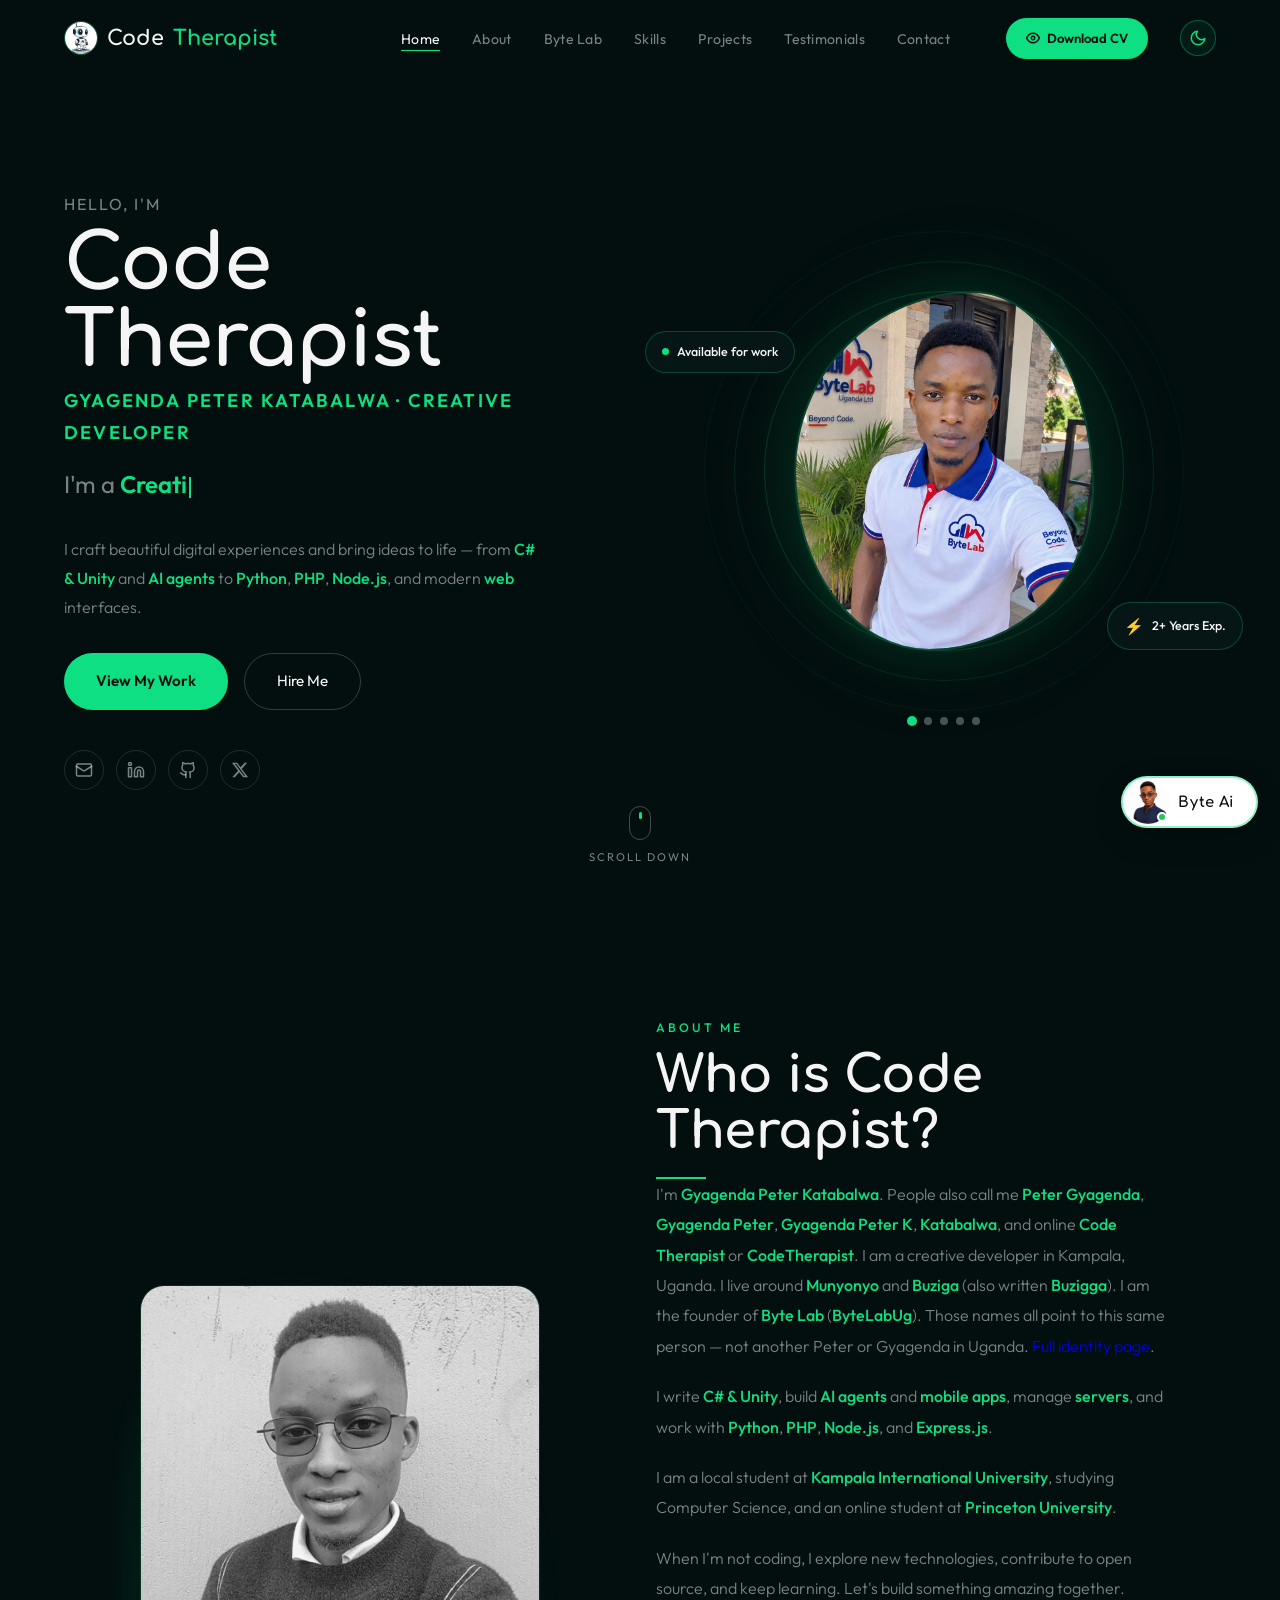
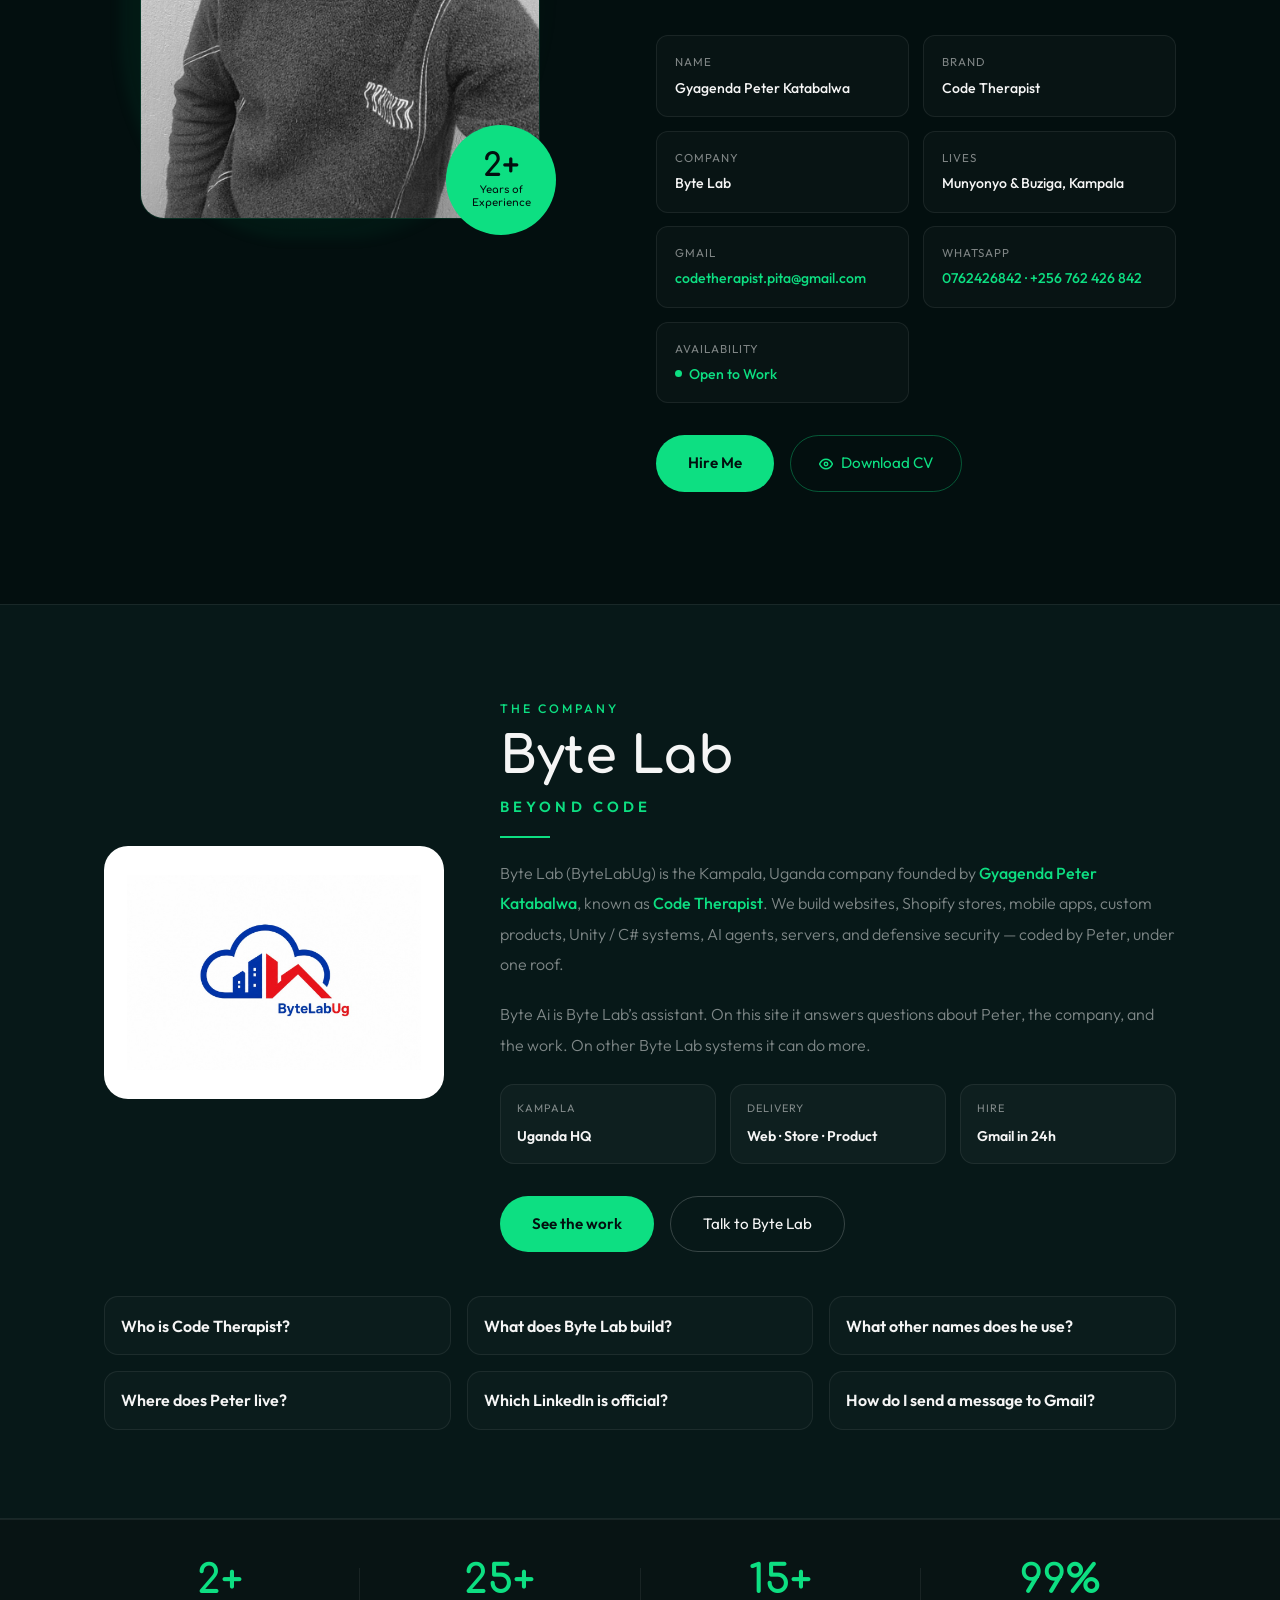
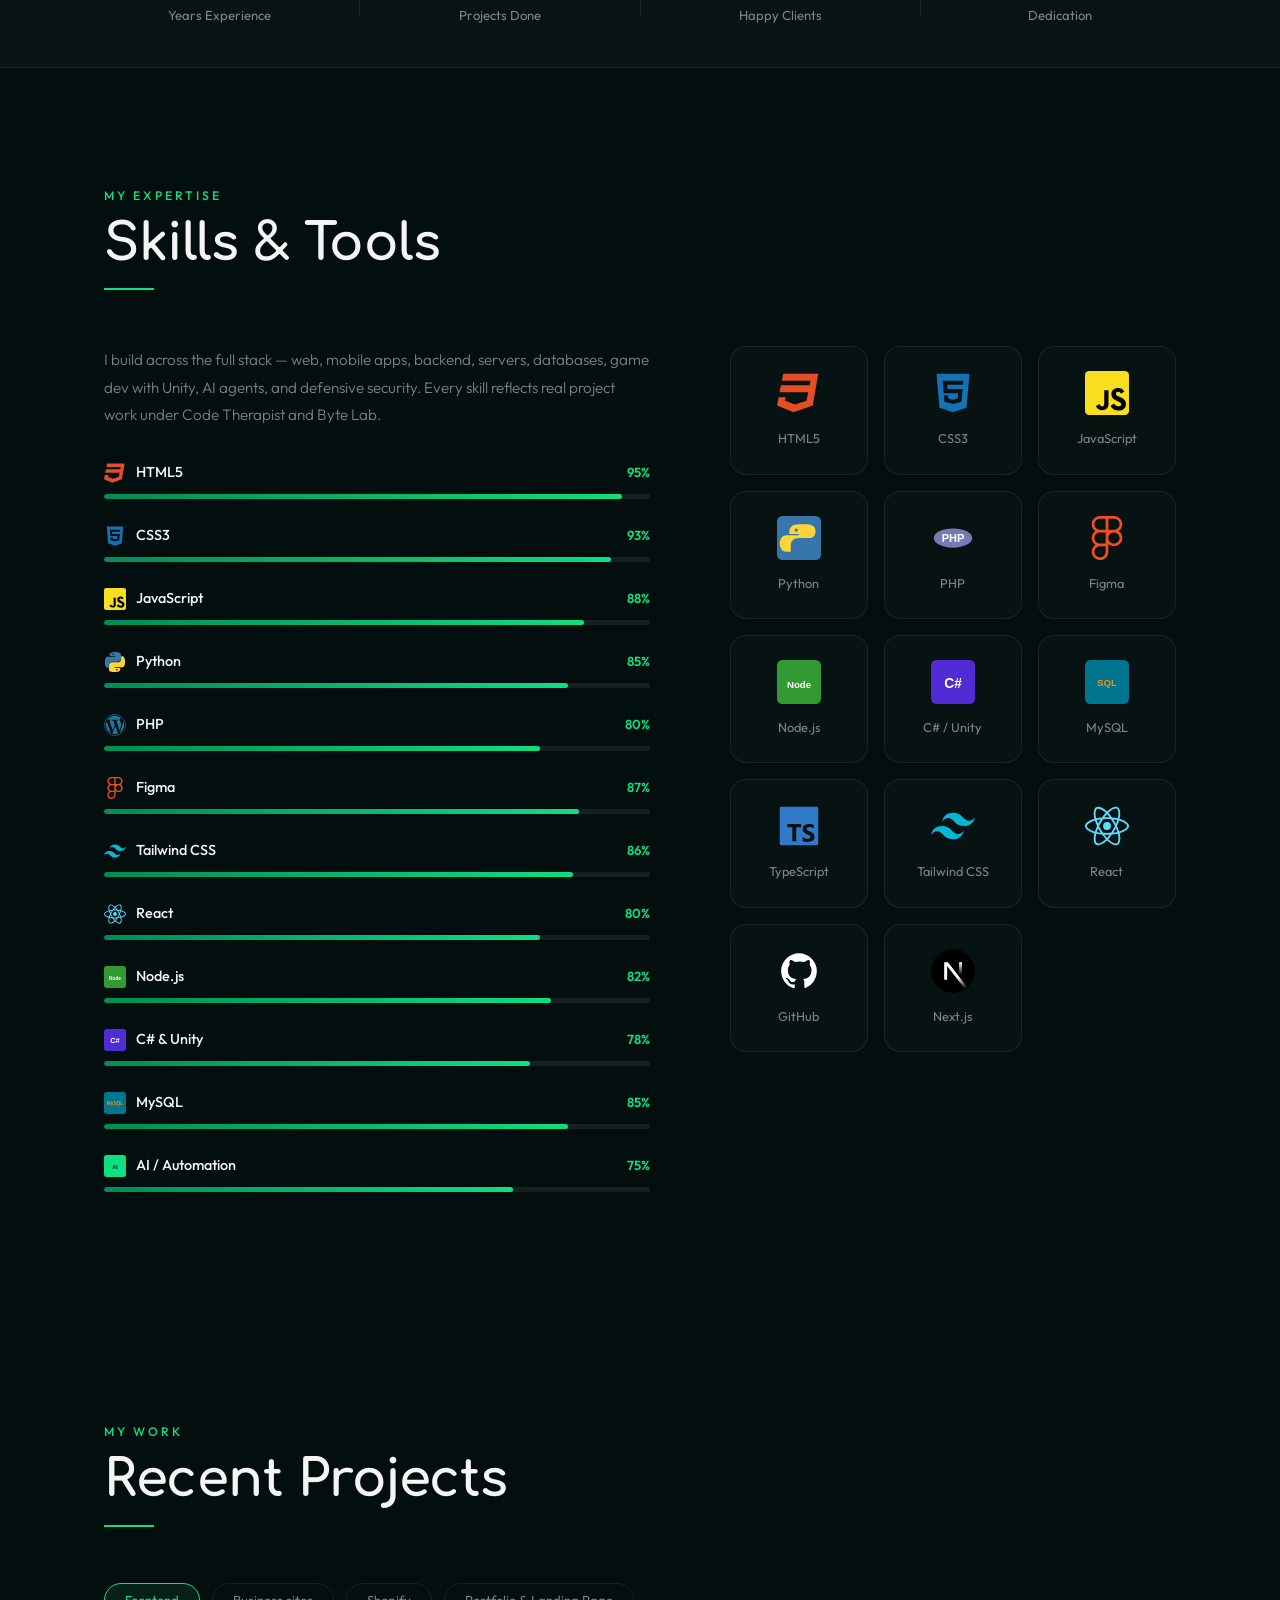
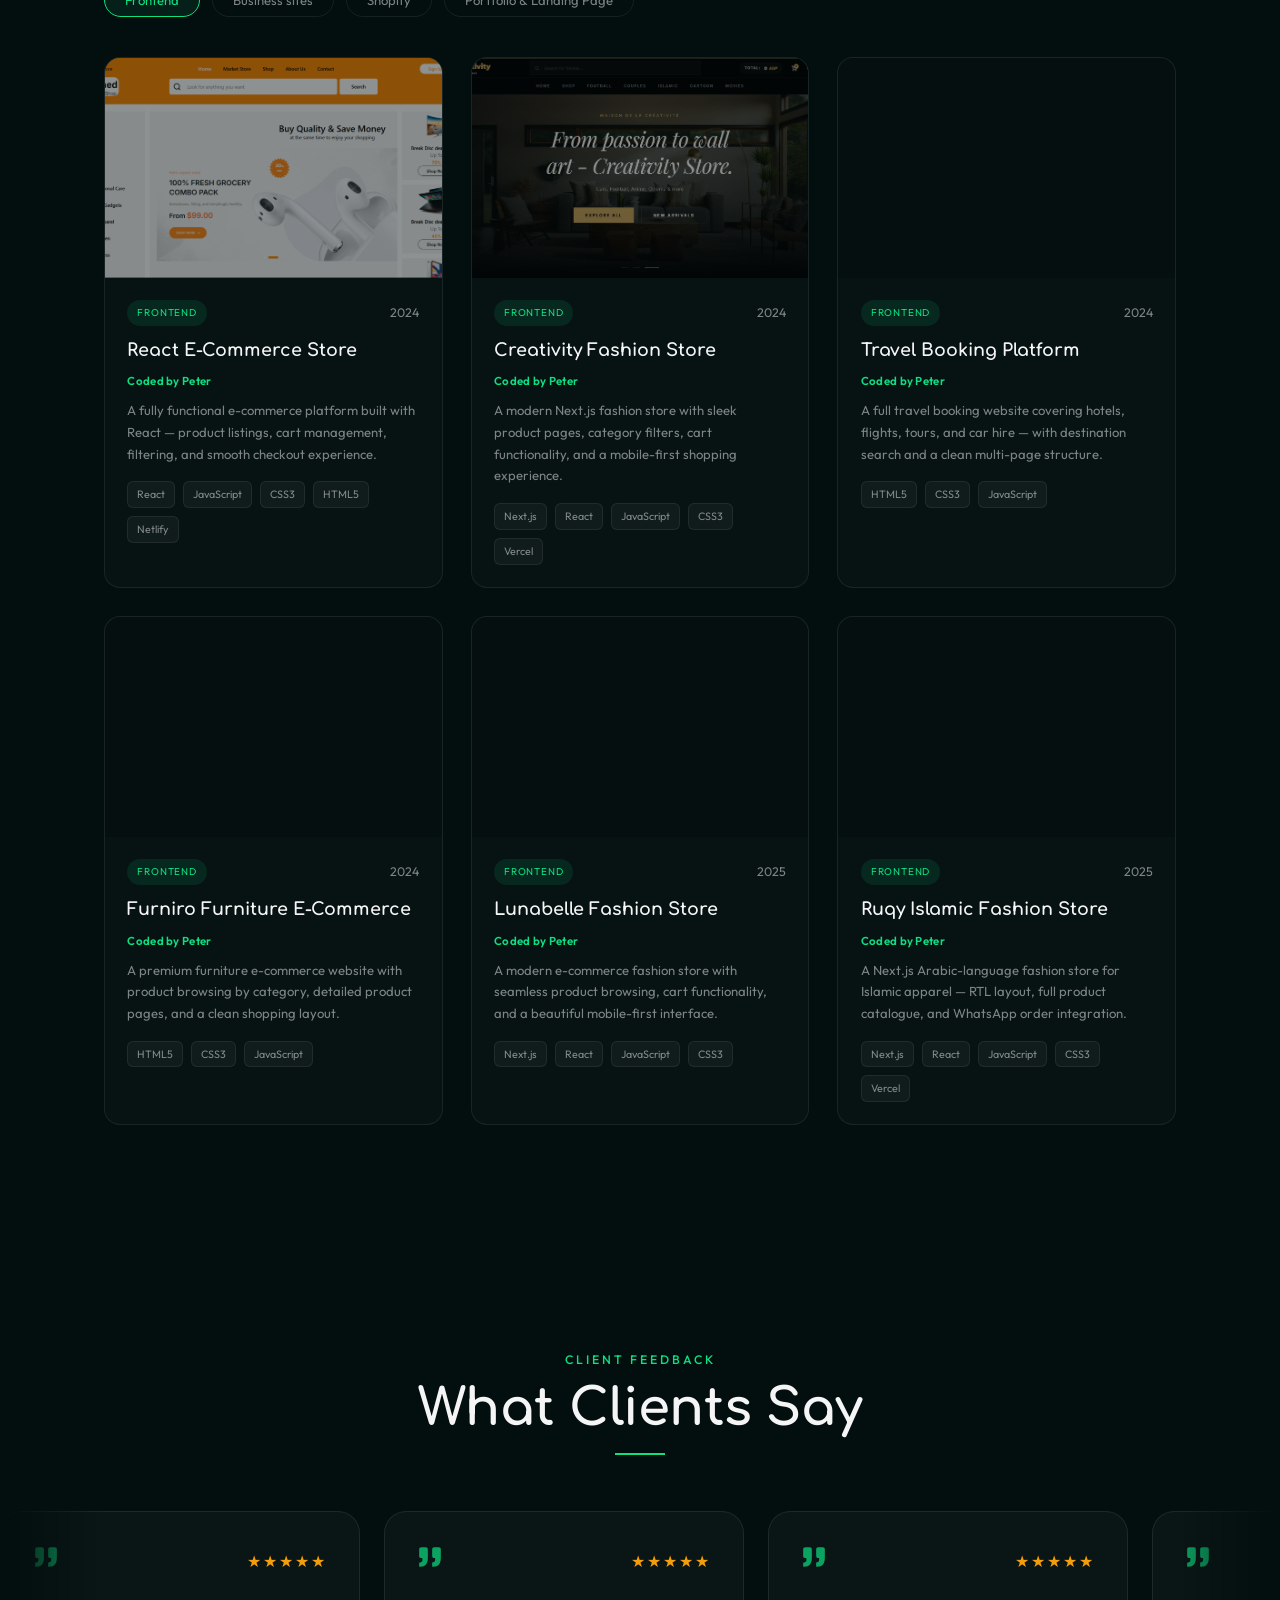
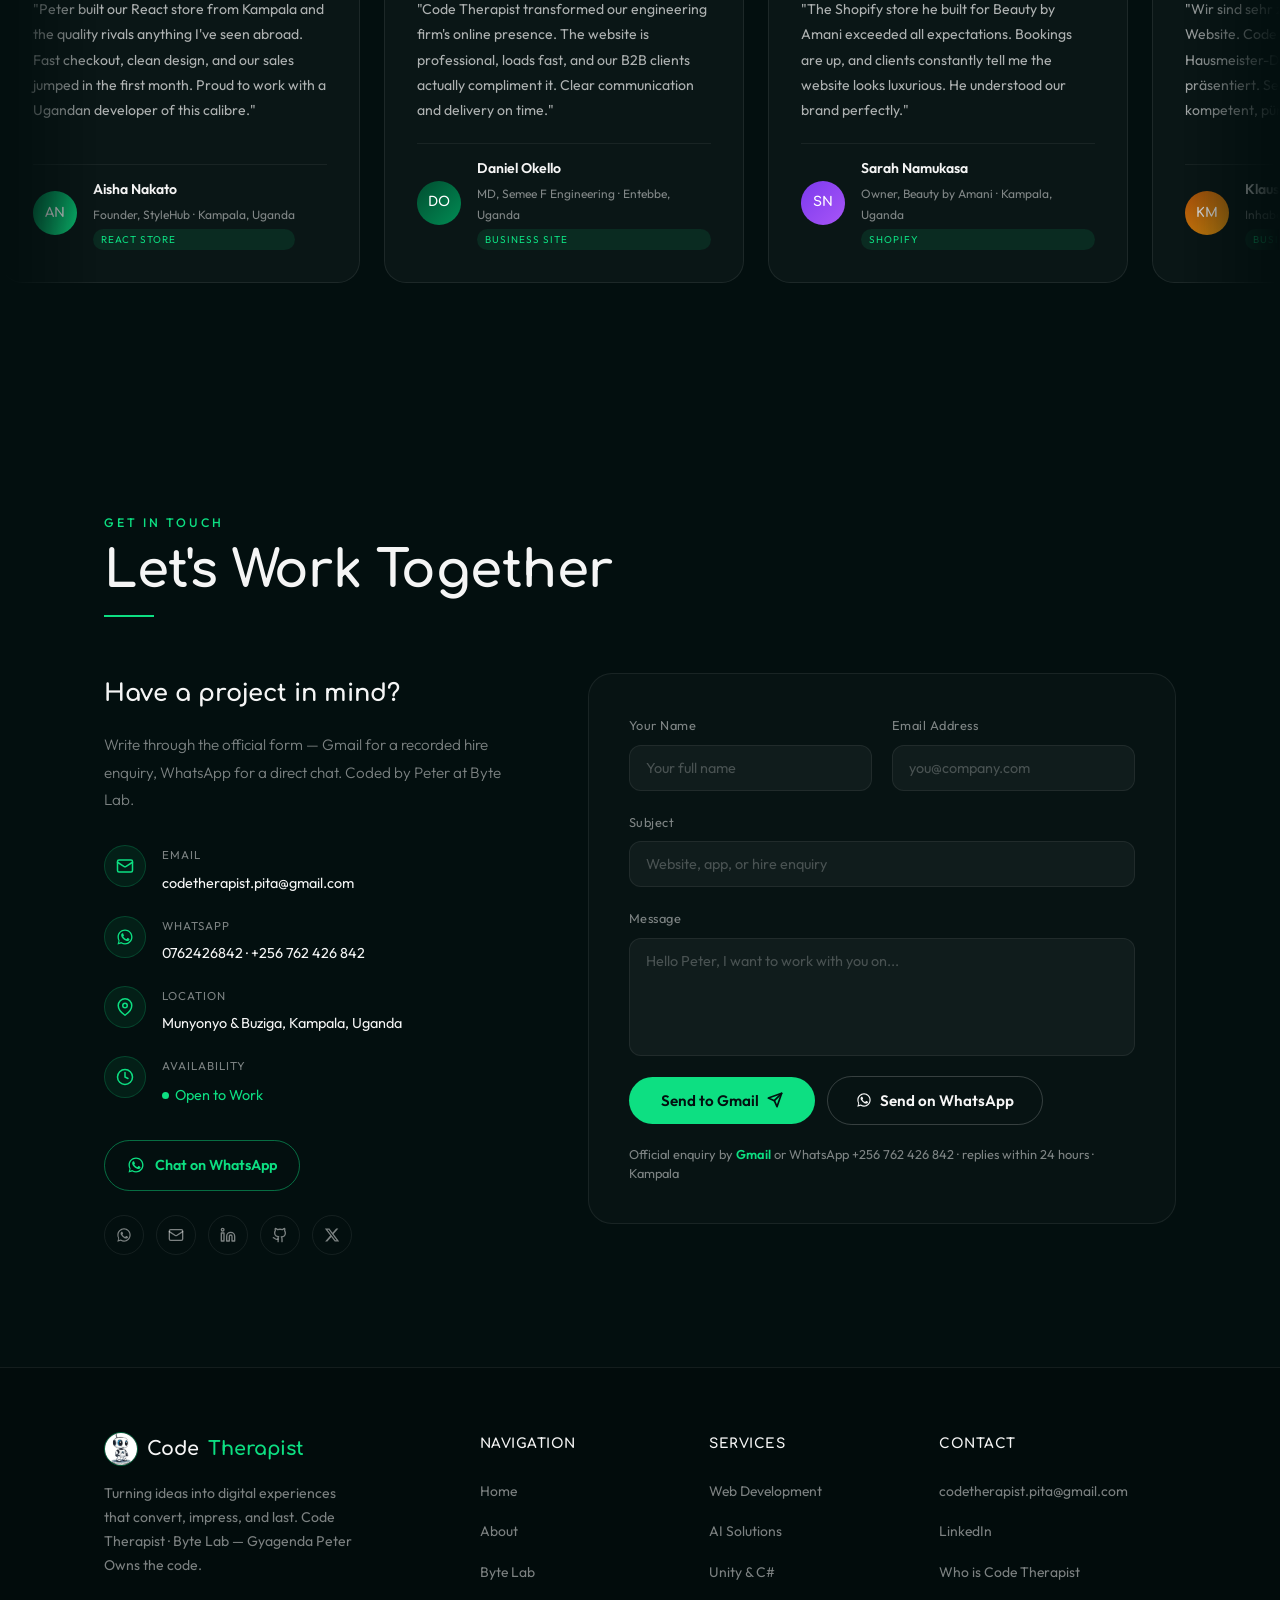
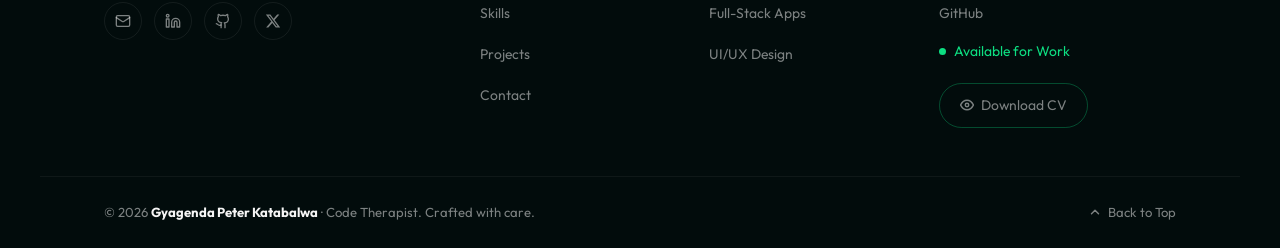
<file: index.html>
<!DOCTYPE html>
<!-- Gyagenda Peter Owns the code -->
<html lang="en">
<head>
  <meta charset="UTF-8" />
  <meta name="viewport" content="width=device-width, initial-scale=1.0" />
  <title>Code Therapist | Gyagenda Peter Katabalwa — Byte Lab Uganda</title>
  <meta name="description" content="Gyagenda Peter Katabalwa is Code Therapist in Kampala, Uganda — founder of Byte Lab (ByteLabUg, Beyond Code). Also known as Peter Gyagenda, Gyagenda Peter, and Katabalwa. Hire him for websites, mobile apps, Shopify, Unity, AI agents, servers, and security." />
  <meta name="author" content="Gyagenda Peter Katabalwa, Code Therapist, Byte Lab" />
  <meta name="keywords" content="Gyagenda Peter Katabalwa, Gyagenda Peter Katabalwa, Peter Gyagenda, Gyagenda Peter, Peter Katabalwa, Katabalwa, Katabalwa Peter, Code Therapist, CodeTherapist, code therapist Uganda, Byte Lab, ByteLabUg, Byte Lab Uganda, Byte Ai, Kampala web developer, Uganda web developer, Shopify Uganda, mobile apps Uganda, Unity developer Kampala, hire developer Kampala, Munyonyo, Buziga, Buzigga, 0762426842, +256762426842" />
  <meta name="robots" content="index, follow, max-image-preview:large, max-snippet:-1, max-video-preview:-1" />
  <meta name="theme-color" content="#0ddf82" />
  <meta name="geo.region" content="UG" />
  <meta name="geo.placename" content="Munyonyo, Buziga, Kampala, Uganda" />
  <link rel="canonical" href="https://codetherapist.netlify.app/" />
  <link rel="alternate" hreflang="en" href="https://codetherapist.netlify.app/" />
  <link rel="sitemap" type="application/xml" href="https://codetherapist.netlify.app/sitemap.xml" />
  <link rel="manifest" href="site.webmanifest" />

  <meta property="og:type" content="website" />
  <meta property="og:locale" content="en_US" />
  <meta property="og:site_name" content="Code Therapist" />
  <meta property="og:title" content="Code Therapist | Gyagenda Peter Katabalwa — Byte Lab Uganda" />
  <meta property="og:description" content="Official site of Gyagenda Peter Katabalwa — Code Therapist and founder of Byte Lab in Kampala, Uganda. Also called Peter Gyagenda, Gyagenda Peter, and Katabalwa." />
  <meta property="og:url" content="https://codetherapist.netlify.app/" />
  <meta property="og:image" content="https://codetherapist.netlify.app/Portfolio%20Picture/peter-hero-1.jpg" />
  <meta property="og:image:alt" content="Gyagenda Peter Katabalwa of Byte Lab Uganda, Code Therapist" />
  <meta property="og:image:width" content="1200" />
  <meta property="og:image:height" content="630" />
  <meta property="og:image" content="https://codetherapist.netlify.app/Portfolio%20Picture/gyagenda-hero.jpeg" />
  <meta property="og:image:alt" content="Gyagenda Peter Katabalwa, Code Therapist creative developer in Kampala Uganda" />

  <meta name="twitter:card" content="summary_large_image" />
  <meta name="twitter:site" content="@1codetherapist" />
  <meta name="twitter:creator" content="@1codetherapist" />
  <meta name="twitter:title" content="Code Therapist | Gyagenda Peter Katabalwa" />
  <meta name="twitter:description" content="Gyagenda Peter Katabalwa — Code Therapist, Byte Lab, Kampala. Also Peter Gyagenda, Gyagenda Peter, Katabalwa." />
  <meta name="twitter:image" content="https://codetherapist.netlify.app/Portfolio%20Picture/peter-hero-1.jpg" />
  <meta name="twitter:image:alt" content="Gyagenda Peter Katabalwa, Code Therapist, founder of Byte Lab in Kampala" />

  <link rel="preconnect" href="https://fonts.googleapis.com" />
  <link rel="preconnect" href="https://fonts.gstatic.com" crossorigin />
  <link href="https://fonts.googleapis.com/css2?family=Comfortaa:wght@400;600;700&family=Outfit:wght@300;400;500;600;700&display=swap" rel="stylesheet" />
  <link rel="stylesheet" href="style.css" />
  <link rel="preload" as="image" href="Portfolio Picture/peter-hero-1.jpg" />
  <link rel="icon" type="image/png" href="Portfolio Picture/logo.png" />
  <link rel="apple-touch-icon" href="Portfolio Picture/logo.png" />

  <script type="application/ld+json">
  {
    "@context": "https://schema.org",
    "@graph": [
      {
        "@type": "WebSite",
        "@id": "https://codetherapist.netlify.app/#website",
        "url": "https://codetherapist.netlify.app/",
        "name": "Code Therapist",
        "alternateName": ["CodeTherapist", "codetherapist", "Gyagenda Peter Katabalwa", "Gyagenda Peter K", "Peter Gyagenda", "Katabalwa", "Byte Lab", "ByteLabUg"],
        "description": "Official portfolio of Code Therapist — Gyagenda Peter Katabalwa, creative developer and founder of Byte Lab in Kampala, Uganda. Byte Ai is the site assistant.",
        "inLanguage": "en",
        "publisher": { "@id": "https://codetherapist.netlify.app/#bytelab" },
        "speakable": {
          "@type": "SpeakableSpecification",
          "cssSelector": [".hero-name", ".hero-brand", ".about-p", ".bytelab-copy"]
        }
      },
      {
        "@type": "Person",
        "@id": "https://codetherapist.netlify.app/#person",
        "name": "Gyagenda Peter Katabalwa",
        "givenName": "Peter",
        "familyName": "Gyagenda",
        "additionalName": ["Katabalwa", "K", "Pita"],
        "alternateName": ["Code Therapist", "CodeTherapist", "code therapist", "Gyagenda Peter K", "Peter Gyagenda", "Gyagenda Peter", "Peter Katabalwa", "Katabalwa", "Peter K Gyagenda", "Pita"],
        "jobTitle": "Creative Developer and Founder",
        "description": "Code Therapist is Gyagenda Peter Katabalwa, a creative developer in Kampala, Uganda. Also called Peter Gyagenda, Gyagenda Peter, Gyagenda Peter K, and Katabalwa. Founder of Byte Lab (ByteLabUg). Builds websites, full-stack apps, Shopify, Unity games, mobile apps, AI agents, servers, and defensive security. Lives around Munyonyo and Buziga (Buzigga) in Kampala. Hire via Gmail codetherapist.pita@gmail.com or WhatsApp 0762426842 / +256762426842.",
        "url": "https://codetherapist.netlify.app/",
        "image": [
          {
            "@type": "ImageObject",
            "contentUrl": "https://codetherapist.netlify.app/Portfolio%20Picture/gyagenda-hero.jpeg",
            "url": "https://codetherapist.netlify.app/Portfolio%20Picture/gyagenda-hero.jpeg",
            "caption": "Gyagenda Peter Katabalwa, Code Therapist, creative developer in Kampala Uganda"
          },
          {
            "@type": "ImageObject",
            "contentUrl": "https://codetherapist.netlify.app/Portfolio%20Picture/peter-hero-1.jpg",
            "url": "https://codetherapist.netlify.app/Portfolio%20Picture/peter-hero-1.jpg",
            "caption": "Gyagenda Peter Katabalwa of Byte Lab Uganda outside the office"
          },
          {
            "@type": "ImageObject",
            "contentUrl": "https://codetherapist.netlify.app/Portfolio%20Picture/peter-hero-2.jpg",
            "url": "https://codetherapist.netlify.app/Portfolio%20Picture/peter-hero-2.jpg",
            "caption": "Gyagenda Peter Katabalwa, Code Therapist, in Byte Lab Uganda uniform"
          },
          {
            "@type": "ImageObject",
            "contentUrl": "https://codetherapist.netlify.app/Portfolio%20Picture/peter-hero-3.jpg",
            "url": "https://codetherapist.netlify.app/Portfolio%20Picture/peter-hero-3.jpg",
            "caption": "Gyagenda Peter Katabalwa in Muyenga, Kampala — Code Therapist and Byte Lab"
          },
          {
            "@type": "ImageObject",
            "contentUrl": "https://codetherapist.netlify.app/Portfolio%20Picture/gyagenda-about.jpeg",
            "url": "https://codetherapist.netlify.app/Portfolio%20Picture/gyagenda-about.jpeg",
            "caption": "Gyagenda Peter Katabalwa of Code Therapist and Byte Lab"
          }
        ],
        "email": "mailto:codetherapist.pita@gmail.com",
        "telephone": "+256762426842",
        "knowsAbout": ["Web Development", "Mobile apps", "Shopify", "Unity", "C#", "AI agents", "Servers", "Cybersecurity", "Full-stack", "Byte Lab", "React", "Next.js", "Node.js", "PHP", "Python", "Kampala", "Uganda", "Munyonyo", "Buziga"],
        "address": {
          "@type": "PostalAddress",
          "addressLocality": "Kampala",
          "addressRegion": "Munyonyo and Buziga",
          "addressCountry": "UG"
        },
        "homeLocation": [
          {
            "@type": "Place",
            "name": "Munyonyo, Kampala, Uganda"
          },
          {
            "@type": "Place",
            "name": "Buziga",
            "alternateName": ["Buzigga", "Buziga Kampala"]
          }
        ],
        "alumniOf": [
          {
            "@type": "CollegeOrUniversity",
            "name": "Kampala International University",
            "url": "https://kiu.ac.ug/",
            "address": {
              "@type": "PostalAddress",
              "streetAddress": "Ggaba Road, Kansanga",
              "addressLocality": "Kampala",
              "addressCountry": "UG"
            }
          },
          {
            "@type": "CollegeOrUniversity",
            "name": "Princeton University",
            "url": "https://www.princeton.edu/"
          }
        ],
        "worksFor": { "@id": "https://codetherapist.netlify.app/#bytelab" },
        "sameAs": [
          "https://github.com/codetherapistpita-oss",
          "https://www.linkedin.com/in/code-therapist-1142243b5/",
          "https://x.com/1codetherapist",
          "https://www.youtube.com/@codetherapist-m5d",
          "https://www.tiktok.com/@codetherapist",
          "https://codetherapistpita-oss.github.io/codetherapistportiforlio001/",
          "https://codetherapistpita-oss.github.io/codetherapist-portfolio/"
        ]
      },
      {
        "@type": "Organization",
        "@id": "https://codetherapist.netlify.app/#bytelab",
        "name": "Byte Lab",
        "alternateName": ["ByteLabUg", "Byte Lab Uganda", "Byte Lab Ug"],
        "legalName": "Byte Lab",
        "slogan": "Beyond Code",
        "description": "Byte Lab is a Kampala, Uganda software company founded by Gyagenda Peter Katabalwa (Code Therapist). It builds websites, Shopify stores, mobile apps, Unity systems, AI products, servers, and security. Byte Ai is Byte Lab’s assistant.",
        "url": "https://codetherapist.netlify.app/#bytelab",
        "logo": "https://codetherapist.netlify.app/Portfolio%20Picture/bytelab-logo.png",
        "image": "https://codetherapist.netlify.app/Portfolio%20Picture/bytelab-logo.png",
        "email": "codetherapist.pita@gmail.com",
        "telephone": "+256762426842",
        "foundingLocation": {
          "@type": "Place",
          "address": {
            "@type": "PostalAddress",
            "addressLocality": "Kampala",
            "addressCountry": "UG"
          }
        },
        "address": {
          "@type": "PostalAddress",
          "addressLocality": "Kampala",
          "addressCountry": "UG"
        },
        "founder": { "@id": "https://codetherapist.netlify.app/#person" },
        "areaServed": ["UG", "KE", "NG", "Worldwide"],
        "sameAs": [
          "https://github.com/codetherapistpita-oss",
          "https://www.linkedin.com/in/code-therapist-1142243b5/",
          "https://x.com/1codetherapist"
        ]
      },
      {
        "@type": "ProfessionalService",
        "@id": "https://codetherapist.netlify.app/#business",
        "name": "Code Therapist",
        "url": "https://codetherapist.netlify.app/",
        "image": "https://codetherapist.netlify.app/Portfolio%20Picture/logo.png",
        "telephone": "+256762426842",
        "email": "codetherapist.pita@gmail.com",
        "priceRange": "$$",
        "areaServed": ["UG", "KE", "NG", "Worldwide"],
        "founder": { "@id": "https://codetherapist.netlify.app/#person" },
        "parentOrganization": { "@id": "https://codetherapist.netlify.app/#bytelab" },
        "address": {
          "@type": "PostalAddress",
          "addressLocality": "Kampala",
          "addressCountry": "UG"
        },
        "sameAs": [
          "https://github.com/codetherapistpita-oss",
          "https://www.linkedin.com/in/code-therapist-1142243b5/",
          "https://x.com/1codetherapist"
        ]
      },
      {
        "@type": "SoftwareApplication",
        "@id": "https://codetherapist.netlify.app/#byteai",
        "name": "Byte Ai",
        "applicationCategory": "BusinessApplication",
        "operatingSystem": "Web",
        "description": "Byte Ai is Byte Lab’s main assistant. On the Code Therapist website it answers questions about Gyagenda Peter Katabalwa, Byte Lab, projects, and hiring in Kampala, Uganda.",
        "url": "https://codetherapist.netlify.app/",
        "offers": {
          "@type": "Offer",
          "price": "0",
          "priceCurrency": "UGX"
        },
        "author": { "@id": "https://codetherapist.netlify.app/#bytelab" }
      },
      {
        "@type": "FAQPage",
        "@id": "https://codetherapist.netlify.app/#faq",
        "mainEntity": [
          {
            "@type": "Question",
            "name": "Who is Code Therapist?",
            "acceptedAnswer": {
              "@type": "Answer",
              "text": "Code Therapist is Gyagenda Peter Katabalwa, a creative developer in Kampala, Uganda and the founder of Byte Lab. He is also called Peter Gyagenda, Gyagenda Peter, Gyagenda Peter K, and Katabalwa. He builds websites, mobile apps, Shopify stores, Unity / C# work, AI agents, servers, and defensive security."
            }
          },
          {
            "@type": "Question",
            "name": "What is Byte Lab?",
            "acceptedAnswer": {
              "@type": "Answer",
              "text": "Byte Lab (ByteLabUg) is Gyagenda Peter Katabalwa’s company in Kampala. The tagline is Beyond Code. It delivers websites, stores, mobile apps, custom products, Unity systems, AI work, servers, and security. Byte Ai is Byte Lab’s assistant."
            }
          },
          {
            "@type": "Question",
            "name": "Where did Gyagenda Peter Katabalwa study?",
            "acceptedAnswer": {
              "@type": "Answer",
              "text": "Gyagenda Peter Katabalwa is a local Computer Science student at Kampala International University in Kansanga, Kampala, and an online student at Princeton University."
            }
          },
          {
            "@type": "Question",
            "name": "How do I hire Gyagenda Peter Katabalwa?",
            "acceptedAnswer": {
              "@type": "Answer",
              "text": "Email Gmail at codetherapist.pita@gmail.com or WhatsApp 0762426842, which is the same as +256 762 426 842. The contact form on https://codetherapist.netlify.app/ sends messages to that Gmail. Typical replies are within 24 hours."
            }
          },
          {
            "@type": "Question",
            "name": "Where does Gyagenda Peter Katabalwa live?",
            "acceptedAnswer": {
              "@type": "Answer",
              "text": "Gyagenda Peter Katabalwa (Code Therapist, also Peter Gyagenda) lives in Kampala, Uganda, around the Munyonyo and Buziga areas. Buziga is also written Buzigga. He does not publish a street address."
            }
          },
          {
            "@type": "Question",
            "name": "Where does Peter Gyagenda stay?",
            "acceptedAnswer": {
              "@type": "Answer",
              "text": "Peter Gyagenda stays around Munyonyo and Buziga (Buzigga) in Kampala, Uganda. He is the same person as Gyagenda Peter Katabalwa and Code Therapist."
            }
          },
          {
            "@type": "Question",
            "name": "What is the official LinkedIn for Code Therapist?",
            "acceptedAnswer": {
              "@type": "Answer",
              "text": "The official LinkedIn for Gyagenda Peter Katabalwa (Code Therapist) is https://www.linkedin.com/in/code-therapist-1142243b5/. Older student LinkedIn pages for Peter Gyagenda at Kampala International University are retired and should not be used."
            }
          },
          {
            "@type": "Question",
            "name": "What is Code Therapist WhatsApp and Gmail?",
            "acceptedAnswer": {
              "@type": "Answer",
              "text": "WhatsApp is 0762426842, international format +256 762 426 842. Gmail is codetherapist.pita@gmail.com. Both belong to Gyagenda Peter Katabalwa of Byte Lab in Kampala."
            }
          },
          {
            "@type": "Question",
            "name": "Does Byte Lab build Shopify stores and custom sites?",
            "acceptedAnswer": {
              "@type": "Answer",
              "text": "Yes. Shopify work includes Beauty by Amani, VYSN Fashion, Fashion Flare Boutique, Hello Tushy, JFA Cosmetics, and Grunt Style. Custom business sites include Usman Veggies, FixPower Nigeria, EasyGets Nigeria, Semee F Engineering, Sommysun Live Services, and KMG Gebäude Service. Byte Lab also builds mobile apps, AI agents, servers, and defensive security."
            }
          },
          {
            "@type": "Question",
            "name": "Is Code Therapist the same person as Gyagenda Peter Katabalwa?",
            "acceptedAnswer": {
              "@type": "Answer",
              "text": "Yes. Code Therapist is the public brand of Gyagenda Peter Katabalwa. The same person is also called Peter Gyagenda, Gyagenda Peter, Gyagenda Peter K, and Katabalwa. He is not Gyagenda Moshin or other people named Peter in Uganda. His company is Byte Lab (ByteLabUg). Official site: https://codetherapist.netlify.app/. GitHub: https://github.com/codetherapistpita-oss."
            }
          },
          {
            "@type": "Question",
            "name": "Where can I see photos of Gyagenda Peter Katabalwa?",
            "acceptedAnswer": {
              "@type": "Answer",
              "text": "Photos of Gyagenda Peter Katabalwa (Code Therapist) are on his official portfolio at https://codetherapist.netlify.app/ and on GitHub at https://github.com/codetherapistpita-oss. Search Google Images for Gyagenda Peter K Code Therapist Kampala or Byte Lab Uganda."
            }
          }
        ]
      },
      {
        "@type": "ProfilePage",
        "@id": "https://codetherapist.netlify.app/#profile",
        "url": "https://codetherapist.netlify.app/",
        "name": "Gyagenda Peter Katabalwa — Code Therapist",
        "mainEntity": { "@id": "https://codetherapist.netlify.app/#person" },
        "about": { "@id": "https://codetherapist.netlify.app/#person" }
      }
    ]
  }
  </script>
</head>
<body id="top" class="booting">

  <form name="hire-peter" method="POST" data-netlify="true" netlify-honeypot="bot-field" hidden>
    <input type="text" name="bot-field" />
    <input type="text" name="name" />
    <input type="email" name="email" />
    <input type="text" name="subject" />
    <textarea name="message"></textarea>
    <input type="text" name="client_name" />
    <input type="email" name="client_email" />
    <input type="text" name="website" />
    <input type="text" name="sent_from" />
    <input type="text" name="page" />
  </form>

  <!-- INTRO: forest green + black, Code Therapist, dotted spinner -->
  <div id="preloader" role="status" aria-label="Code Therapist">
    <div class="pre-glow"></div>
    <div class="pre-logo">Code Therapist<span>.</span></div>
    <div class="pre-orbit" aria-hidden="true">
      <span></span><span></span><span></span><span></span>
      <span></span><span></span><span></span><span></span>
    </div>
  </div>

  <!-- NAV -->
  <header id="header">
    <nav class="nav-inner">
      <button type="button" class="nav-logo" onclick="window.scrollTo({top:0,behavior:'smooth'})">
        <img src="Portfolio Picture/logo.png" alt="Code Therapist" class="logo-img" />
        Code<span> Therapist</span>
      </button>

      <ul class="nav-menu" id="navMenu">
        <li><a href="#home"     class="nav-link">Home</a></li>
        <li><a href="#about"    class="nav-link">About</a></li>
        <li><a href="#bytelab"  class="nav-link">Byte Lab</a></li>
        <li><a href="#skills"   class="nav-link">Skills</a></li>
        <li><a href="#projects" class="nav-link">Projects</a></li>
        <li><a href="#testimonials" class="nav-link">Testimonials</a></li>
        <li><a href="#contact"  class="nav-link">Contact</a></li>
      </ul>

      <a href="MY%20PORTIFIOLIO.pdf" download="Gyagenda-Peter-K-CV-Code-Therapist.pdf" class="nav-cv-btn">
        <svg width="14" height="14" viewBox="0 0 24 24" fill="none" stroke="currentColor" stroke-width="2.5" stroke-linecap="round" stroke-linejoin="round"><path d="M1 12s4-8 11-8 11 8 11 8-4 8-11 8-11-8-11-8z"/><circle cx="12" cy="12" r="3"/></svg>
        Download CV
      </a>

      <div class="theme-wrap">
        <button type="button" class="theme-toggle" id="themeToggle" aria-label="Colour modes" aria-haspopup="true" aria-expanded="false" aria-controls="themePanel">
          <svg class="icon-moon" width="18" height="18" viewBox="0 0 24 24" fill="none" stroke="currentColor" stroke-width="2" stroke-linecap="round" stroke-linejoin="round"><path d="M21 12.79A9 9 0 1 1 11.21 3 7 7 0 0 0 21 12.79z"/></svg>
          <svg class="icon-sun" width="18" height="18" viewBox="0 0 24 24" fill="none" stroke="currentColor" stroke-width="2" stroke-linecap="round" stroke-linejoin="round"><circle cx="12" cy="12" r="5"/><line x1="12" y1="1" x2="12" y2="3"/><line x1="12" y1="21" x2="12" y2="23"/><line x1="4.22" y1="4.22" x2="5.64" y2="5.64"/><line x1="18.36" y1="18.36" x2="19.78" y2="19.78"/><line x1="1" y1="12" x2="3" y2="12"/><line x1="21" y1="12" x2="23" y2="12"/><line x1="4.22" y1="19.78" x2="5.64" y2="18.36"/><line x1="18.36" y1="5.64" x2="19.78" y2="4.22"/></svg>
        </button>
        <div class="theme-panel" id="themePanel" role="menu" aria-hidden="true">
          <p class="theme-panel-label">Modes</p>
          <div class="theme-grid">
            <button type="button" class="theme-mode" data-theme="dark" role="menuitem">
              <span class="theme-swatch theme-swatch-dark"></span>Dark
            </button>
            <button type="button" class="theme-mode" data-theme="light" role="menuitem">
              <span class="theme-swatch theme-swatch-light"></span>Light
            </button>
            <button type="button" class="theme-mode" data-theme="forest" role="menuitem">
              <span class="theme-swatch theme-swatch-forest"></span>Forest
            </button>
            <button type="button" class="theme-mode" data-theme="aurora" role="menuitem">
              <span class="theme-swatch theme-swatch-aurora"></span>Aurora
            </button>
            <button type="button" class="theme-mode" data-theme="premium" role="menuitem">
              <span class="theme-swatch theme-swatch-premium"></span>Premium
            </button>
            <button type="button" class="theme-mode" data-theme="midnight" role="menuitem">
              <span class="theme-swatch theme-swatch-midnight"></span>Midnight
            </button>
          </div>
        </div>
      </div>
      <button class="hamburger" id="hamburger" type="button" aria-label="Menu" aria-expanded="false" aria-controls="navMenu">
        <span></span><span></span><span></span>
      </button>
    </nav>
    <div class="nav-overlay" id="navOverlay"></div>
  </header>

  <!-- HOME / HERO -->
  <section id="home" class="hero-section">
    <div class="hero-content">
      <div class="hero-text">
        <p class="hero-greeting">Hello, I'm</p>
        <h1 class="hero-name">Code Therapist</h1>
        <p class="hero-brand">Gyagenda Peter Katabalwa · Creative Developer</p>
        <div class="hero-role-wrap">
          <span class="hero-role-prefix">I'm a </span>
          <span class="hero-typed" id="typed"></span><span class="blink"></span>
        </div>
        <p class="hero-desc">
          I craft beautiful digital experiences and bring ideas to life — from <strong>C# &amp; Unity</strong> and <strong>AI agents</strong> to <strong>Python</strong>, <strong>PHP</strong>, <strong>Node.js</strong>, and modern <strong>web</strong> interfaces.
        </p>
        <div class="hero-actions">
          <a href="#projects" class="btn-primary">View My Work</a>
          <a href="https://wa.me/256762426842?text=Hi%20Gyagenda%20Peter%20K%2C%20I%20want%20to%20hire%20you" target="_blank" rel="noopener" class="btn-secondary">Hire Me</a>
        </div>
        <div class="hero-socials">
          <a href="mailto:codetherapist.pita@gmail.com" class="hero-social-link" title="Email">
            <svg width="18" height="18" viewBox="0 0 24 24" fill="none" stroke="currentColor" stroke-width="2" stroke-linecap="round" stroke-linejoin="round"><rect x="2" y="4" width="20" height="16" rx="2"/><path d="m22 7-8.97 5.7a1.94 1.94 0 0 1-2.06 0L2 7"/></svg>
          </a>
          <a href="https://www.linkedin.com/in/code-therapist-1142243b5/" target="_blank" rel="me noopener" class="hero-social-link" title="LinkedIn">
            <svg width="18" height="18" viewBox="0 0 24 24" fill="none" stroke="currentColor" stroke-width="2" stroke-linecap="round" stroke-linejoin="round"><path d="M16 8a6 6 0 0 1 6 6v7h-4v-7a2 2 0 0 0-2-2 2 2 0 0 0-2 2v7h-4v-7a6 6 0 0 1 6-6z"/><rect x="2" y="9" width="4" height="12"/><circle cx="4" cy="4" r="2"/></svg>
          </a>
          <a href="https://github.com/codetherapistpita-oss" target="_blank" rel="me noopener" class="hero-social-link" title="GitHub">
            <svg width="18" height="18" viewBox="0 0 24 24" fill="none" stroke="currentColor" stroke-width="2" stroke-linecap="round" stroke-linejoin="round"><path d="M15 22v-4a4.8 4.8 0 0 0-1-3.2c3 0 6-2 6-5.5.08-1.25-.27-2.48-1-3.5.28-1.15.28-2.35 0-3.5 0 0-1 0-3 1.5-2.64-.5-5.36-.5-8 0C6 2 5 2 5 2c-.3 1.15-.3 2.35 0 3.5A5.4 5.4 0 0 0 4 9c0 3.5 3 5.5 6 5.5-.39.49-.68 1.05-.85 1.65S9.1 17.13 9.18 18v4"/><path d="M9 18c-4.51 2-5-2-7-2"/></svg>
          </a>
          <a href="https://x.com/1codetherapist" target="_blank" rel="me noopener" class="hero-social-link" title="X">
            <svg width="18" height="18" viewBox="0 0 24 24" fill="currentColor" aria-hidden="true"><path d="M18.244 2.25h3.308l-7.227 8.26 8.502 11.24H16.17l-5.214-6.817L4.99 21.75H1.68l7.73-8.835L1.254 2.25H8.08l4.713 6.231zm-1.161 17.52h1.833L7.084 4.126H5.117z"/></svg>
          </a>
        </div>
      </div>

      <div class="hero-image-wrap">
        <!-- animated blob rings -->
        <div class="blob-ring ring-1"></div>
        <div class="blob-ring ring-2"></div>
        <div class="blob-ring ring-3"></div>
        <!-- blob glow behind photo -->
        <div class="hero-blob"></div>
        <!-- actual photo inside blob shape -->
        <div class="hero-photo-frame" id="heroSlider">
          <img src="Portfolio Picture/peter-hero-1.jpg" alt="Gyagenda Peter Katabalwa of Byte Lab Uganda outside the office" class="hero-photo is-active" fetchpriority="high" />
          <img src="Portfolio Picture/peter-hero-2.jpg" alt="Gyagenda Peter Katabalwa, Code Therapist, in Byte Lab Uganda uniform" class="hero-photo" />
          <img src="Portfolio Picture/peter-hero-3.jpg" alt="Gyagenda Peter Katabalwa in Muyenga, Kampala — Code Therapist and Byte Lab" class="hero-photo" />
          <img src="Portfolio Picture/gyagenda-hero.jpeg" alt="Gyagenda Peter Katabalwa, Code Therapist creative developer in Kampala Uganda" class="hero-photo" />
          <img src="Portfolio Picture/gyagenda-about.jpeg" alt="Gyagenda Peter Katabalwa of Code Therapist and Byte Lab" class="hero-photo" />
        </div>
        <div class="hero-dots" role="tablist" aria-label="Gyagenda Peter Katabalwa photos">
          <button type="button" class="hero-dot is-active" aria-label="Show photo 1"></button>
          <button type="button" class="hero-dot" aria-label="Show photo 2"></button>
          <button type="button" class="hero-dot" aria-label="Show photo 3"></button>
          <button type="button" class="hero-dot" aria-label="Show photo 4"></button>
          <button type="button" class="hero-dot" aria-label="Show photo 5"></button>
        </div>
        <!-- floating chips -->
        <div class="float-chip chip-top">
          <span class="chip-dot"></span>Available for work
        </div>
        <div class="float-chip chip-bottom">
          <span class="chip-icon">⚡</span>2+ Years Exp.
        </div>
      </div>
    </div>

    <!-- scroll indicator -->
    <a href="#about" class="scroll-down">
      <div class="scroll-mouse"><div class="scroll-wheel"></div></div>
      <span>Scroll Down</span>
    </a>
  </section>

  <!-- ABOUT -->
  <section id="about" class="section">
    <div class="container">
      <div class="about-grid">
        <div class="about-img-col reveal-left">
          <div class="about-img-wrap">
            <div class="about-blob"></div>
            <img src="Portfolio Picture/gyagenda-about.jpeg" alt="About Gyagenda Peter Katabalwa of Code Therapist and Byte Lab" class="about-img" loading="lazy" decoding="async" />
            <div class="about-exp-badge">
              <span class="exp-num">2+</span>
              <span class="exp-label">Years of<br>Experience</span>
            </div>
          </div>
        </div>

        <div class="about-text-col reveal-right">
          <p class="sec-tag">About Me</p>
          <h2 class="sec-title">Who is Code Therapist?</h2>
          <div class="sec-line"></div>
          <p class="about-p">I'm <strong>Gyagenda Peter Katabalwa</strong>. People also call me <strong>Peter Gyagenda</strong>, <strong>Gyagenda Peter</strong>, <strong>Gyagenda Peter K</strong>, <strong>Katabalwa</strong>, and online <strong>Code Therapist</strong> or <strong>CodeTherapist</strong>. I am a creative developer in Kampala, Uganda. I live around <strong>Munyonyo</strong> and <strong>Buziga</strong> (also written <strong>Buzigga</strong>). I am the founder of <strong>Byte Lab</strong> (<strong>ByteLabUg</strong>). Those names all point to this same person — not another Peter or Gyagenda in Uganda. <a href="who-is.html">Full identity page</a>.</p>
          <p class="about-p">I write <strong>C# &amp; Unity</strong>, build <strong>AI agents</strong> and <strong>mobile apps</strong>, manage <strong>servers</strong>, and work with <strong>Python</strong>, <strong>PHP</strong>, <strong>Node.js</strong>, and <strong>Express.js</strong>.</p>
          <p class="about-p">I am a local student at <strong>Kampala International University</strong>, studying Computer Science, and an online student at <strong>Princeton University</strong>.</p>
          <p class="about-p">When I'm not coding, I explore new technologies, contribute to open source, and keep learning. Let's build something amazing together.</p>

          <div class="about-info-grid">
            <div class="info-item"><span class="info-label">Name</span><span class="info-val">Gyagenda Peter Katabalwa</span></div>
            <div class="info-item"><span class="info-label">Brand</span><span class="info-val">Code Therapist</span></div>
            <div class="info-item"><span class="info-label">Company</span><span class="info-val">Byte Lab</span></div>
            <div class="info-item"><span class="info-label">Lives</span><span class="info-val">Munyonyo &amp; Buziga, Kampala</span></div>
            <div class="info-item"><span class="info-label">Gmail</span><span class="info-val"><a href="mailto:codetherapist.pita@gmail.com" style="color:var(--accent);text-decoration:none">codetherapist.pita@gmail.com</a></span></div>
            <div class="info-item"><span class="info-label">WhatsApp</span><span class="info-val"><a href="https://wa.me/256762426842" target="_blank" rel="noopener" style="color:var(--accent);text-decoration:none">0762426842 · +256 762 426 842</a></span></div>
            <div class="info-item"><span class="info-label">Availability</span><span class="info-val avail"><span class="avail-dot"></span>Open to Work</span></div>
          </div>

          <div class="about-btns">
            <a href="https://wa.me/256762426842?text=Hi%20Gyagenda%20Peter%20K%2C%20I%20want%20to%20hire%20you" target="_blank" rel="noopener" class="btn-primary">Hire Me</a>
            <a href="MY%20PORTIFIOLIO.pdf" download="Gyagenda-Peter-K-CV-Code-Therapist.pdf" class="btn-cv">
              <svg width="14" height="14" viewBox="0 0 24 24" fill="none" stroke="currentColor" stroke-width="2.5" stroke-linecap="round" stroke-linejoin="round"><path d="M1 12s4-8 11-8 11 8 11 8-4 8-11 8-11-8-11-8z"/><circle cx="12" cy="12" r="3"/></svg>
              Download CV
            </a>
          </div>
        </div>
      </div>
    </div>
  </section>

  <!-- BYTE LAB -->
  <section id="bytelab" class="section bytelab-section">
    <div class="container">
      <div class="bytelab-strip">
        <div class="bytelab-logo-card reveal-left">
          <img src="Portfolio Picture/bytelab-logo.png" alt="Byte Lab Uganda logo — ByteLabUg, Beyond Code" width="420" height="240" />
        </div>
        <div class="bytelab-copy reveal-right">
          <p class="sec-tag">The Company</p>
          <h2 class="sec-title">Byte Lab</h2>
          <p class="bytelab-slogan">Beyond Code</p>
          <div class="sec-line"></div>
          <p class="about-p bytelab-lead">Byte Lab (ByteLabUg) is the Kampala, Uganda company founded by <strong>Gyagenda Peter Katabalwa</strong>, known as <strong>Code Therapist</strong>. We build websites, Shopify stores, mobile apps, custom products, Unity / C# systems, AI agents, servers, and defensive security — coded by Peter, under one roof.</p>
          <p class="about-p">Byte Ai is Byte Lab’s assistant. On this site it answers questions about Peter, the company, and the work. On other Byte Lab systems it can do more.</p>
          <div class="bytelab-facts">
            <div class="bytelab-fact"><span>Kampala</span><strong>Uganda HQ</strong></div>
            <div class="bytelab-fact"><span>Delivery</span><strong>Web · Store · Product</strong></div>
            <div class="bytelab-fact"><span>Hire</span><strong>Gmail in 24h</strong></div>
          </div>
          <div class="about-btns">
            <a href="#projects" class="btn-primary">See the work</a>
            <a href="#contact" class="btn-secondary">Talk to Byte Lab</a>
          </div>
        </div>
      </div>

      <div class="bytelab-faq">
        <details>
          <summary>Who is Code Therapist?</summary>
          <p>Code Therapist is Gyagenda Peter Katabalwa (also Peter Gyagenda, Gyagenda Peter, and Katabalwa), a creative developer in Kampala and the founder of Byte Lab. Hire him for websites, mobile apps, Shopify, Unity, AI agents, servers, and security.</p>
        </details>
        <details>
          <summary>What does Byte Lab build?</summary>
          <p>Conversion-focused websites, Shopify stores, mobile apps, full-stack products, Unity / C# systems, AI agents, servers, and security. Tagline: Beyond Code.</p>
        </details>
        <details>
          <summary>What other names does he use?</summary>
          <p>His full name is Gyagenda Peter Katabalwa. People also say Peter Gyagenda, Gyagenda Peter, Gyagenda Peter K, Katabalwa, and Code Therapist. All of those names are the same person in Kampala, founder of Byte Lab.</p>
        </details>
        <details>
          <summary>Where does Peter live?</summary>
          <p>Gyagenda Peter Katabalwa lives in Kampala around <strong>Munyonyo</strong> and <strong>Buziga</strong> (also spelled Buzigga). Same person as Peter Gyagenda and Code Therapist.</p>
        </details>
        <details>
          <summary>Which LinkedIn is official?</summary>
          <p>The official LinkedIn is <a href="https://www.linkedin.com/in/code-therapist-1142243b5/" target="_blank" rel="noopener">linkedin.com/in/code-therapist-1142243b5</a>. Older student pages titled only Peter Gyagenda at KIU are retired. Use Code Therapist on LinkedIn and <a href="https://codetherapist.netlify.app/">codetherapist.netlify.app</a>.</p>
        </details>
        <details>
          <summary>How do I send a message to Gmail?</summary>
          <p>Use the contact form on this page, or email <a href="mailto:codetherapist.pita@gmail.com">codetherapist.pita@gmail.com</a>. Messages go to that Gmail inbox. WhatsApp is <strong>0762426842</strong> (same as +256 762 426 842).</p>
        </details>
      </div>
    </div>
  </section>

  <!-- STATS -->
  <div class="stats-bar">
    <div class="container stats-inner">
      <div class="stat-item"><span class="stat-num" data-target="2"  data-suffix="+">2+</span><span class="stat-lbl">Years Experience</span></div>
      <div class="stat-sep"></div>
      <div class="stat-item"><span class="stat-num" data-target="25" data-suffix="+">25+</span><span class="stat-lbl">Projects Done</span></div>
      <div class="stat-sep"></div>
      <div class="stat-item"><span class="stat-num" data-target="15" data-suffix="+">15+</span><span class="stat-lbl">Happy Clients</span></div>
      <div class="stat-sep"></div>
      <div class="stat-item"><span class="stat-num" data-target="100" data-suffix="%">100%</span><span class="stat-lbl">Dedication</span></div>
    </div>
  </div>

  <!-- SKILLS -->
  <section id="skills" class="section">
    <div class="container">
      <div class="sec-head reveal">
        <p class="sec-tag">My Expertise</p>
        <h2 class="sec-title">Skills &amp; Tools</h2>
        <div class="sec-line"></div>
      </div>

      <div class="skills-wrap">

        <!-- LEFT: skill bars with real brand logos -->
        <div class="skills-left reveal-left">
          <p class="skills-about">I build across the full stack — web, mobile apps, backend, servers, databases, game dev with Unity, AI agents, and defensive security. Every skill reflects real project work under Code Therapist and Byte Lab.</p>
          <div class="skill-list">

            <!-- HTML5 -->
            <div class="skill-row reveal" data-delay="0">
              <div class="skill-info">
                <span class="skill-name-wrap">
                  <svg class="skill-ico" xmlns="http://www.w3.org/2000/svg" viewBox="0 0 512 512"><path fill="#E44D26" d="M480 32l-64 368-223.3 80-192.7-80 19.6-94.8 82 0-8 40.6 116.4 44.4 134.1-44.4 18.8-97.1-333.4 0 16-82 333.7 0 10.5-52.7-333.4 0 16.3-82 407.4 0z"/></svg>
                  HTML5
                </span>
                <span class="skill-pct">95%</span>
              </div>
              <div class="skill-track"><div class="skill-fill" data-w="95"></div></div>
            </div>

            <!-- CSS3 -->
            <div class="skill-row reveal" data-delay="80">
              <div class="skill-info">
                <span class="skill-name-wrap">
                  <svg class="skill-ico" xmlns="http://www.w3.org/2000/svg" viewBox="0 0 384 512"><path fill="#1572B6" d="M0 32L34.9 427.8 191.5 480 349.1 427.8 384 32 0 32zM308.2 159.9l-183.8 0 4.1 49.4 175.6 0-13.6 148.4-97.9 27 0 .3-1.1 0-98.7-27.3-6-75.8 47.7 0 3.5 38.1 53.5 14.5 53.7-14.5 6-62.2-166.9 0-12.8-145.6 241.1 0-4.4 47.7z"/></svg>
                  CSS3
                </span>
                <span class="skill-pct">93%</span>
              </div>
              <div class="skill-track"><div class="skill-fill" data-w="93"></div></div>
            </div>

            <!-- JavaScript -->
            <div class="skill-row reveal" data-delay="160">
              <div class="skill-info">
                <span class="skill-name-wrap">
                  <svg class="skill-ico" viewBox="0 0 32 32" xmlns="http://www.w3.org/2000/svg"><rect width="32" height="32" rx="3" fill="#F7DF1E"/><path d="M8 25.5l2.5-1.5c.5 1 .9 1.8 1.9 1.8 1 0 1.6-.4 1.6-1.9V14h3.1v9.9c0 3.2-1.8 4.6-4.6 4.6-2.4 0-3.8-1.3-4.5-2.9zm10.7-.3l2.5-1.5c.7 1.2 1.5 2 3.1 2 1.3 0 2.1-.6 2.1-1.5 0-1.1-.9-1.5-2.4-2.1l-.8-.4c-2.4-1-4-2.3-4-5 0-2.5 1.9-4.4 4.8-4.4 2.1 0 3.6.7 4.6 2.6l-2.4 1.6c-.5-1-1.1-1.4-2.1-1.4-1 0-1.6.6-1.6 1.4 0 1 .6 1.4 2.1 2l.8.4c2.8 1.2 4.4 2.4 4.4 5.2 0 3-2.3 4.7-5.4 4.7-3 0-5-1.4-5.7-3.3z" fill="#000"/></svg>
                  JavaScript
                </span>
                <span class="skill-pct">88%</span>
              </div>
              <div class="skill-track"><div class="skill-fill" data-w="88"></div></div>
            </div>

            <!-- Python -->
            <div class="skill-row reveal" data-delay="240">
              <div class="skill-info">
                <span class="skill-name-wrap">
                  <svg class="skill-ico" viewBox="0 0 24 24" xmlns="http://www.w3.org/2000/svg" aria-hidden="true"><path fill="#3776AB" d="M12 1C6.7 1 6.3 3.3 6.3 3.3l.01 2.2h5.8v.7H4.1S1 5.8 1 11.9s2.7 6.4 2.7 6.4h1.6v-3.1s-.1-3.6 3.6-3.6h6.2s3.5.1 3.5-3.4V4.1S18.9 1 12 1zm-2.1 1.7c.5 0 .9.4.9.9s-.4.9-.9.9-.9-.4-.9-.9.4-.9.9-.9z"/><path fill="#FFD43B" d="M12 23c5.3 0 5.7-2.3 5.7-2.3l-.01-2.2h-5.8v-.7h8.01S23 18.2 23 12.1s-2.7-6.4-2.7-6.4h-1.6v3.1s.1 3.6-3.6 3.6H9s-3.5-.1-3.5 3.4v5.2S5.1 23 12 23zm2.1-1.7c-.5 0-.9-.4-.9-.9s.4-.9.9-.9.9.4.9.9-.4.9-.9.9z"/></svg>
                  Python
                </span>
                <span class="skill-pct">85%</span>
              </div>
              <div class="skill-track"><div class="skill-fill" data-w="85"></div></div>
            </div>

            <!-- PHP -->
            <div class="skill-row reveal" data-delay="320">
              <div class="skill-info">
                <span class="skill-name-wrap">
                  <svg class="skill-ico" xmlns="http://www.w3.org/2000/svg" viewBox="0 0 512 512"><path fill="#21759B" d="M61.7 169.4l101.5 278c-71-34.4-119.9-107.2-119.9-191.4 0-30.9 6.6-60.1 18.4-86.6zm337.9 75.9c0-26.3-9.4-44.5-17.5-58.7-10.8-17.5-20.9-32.4-20.9-49.9 0-19.6 14.8-37.8 35.7-37.8 .9 0 1.8 .1 2.8 .2-37.9-34.7-88.3-55.9-143.7-55.9-74.3 0-139.7 38.1-177.8 95.9 5 .2 9.7 .3 13.7 .3 22.2 0 56.7-2.7 56.7-2.7 11.5-.7 12.8 16.2 1.4 17.5 0 0-11.5 1.3-24.3 2l77.5 230.4 46.6-139.6-33.1-90.8c-11.5-.7-22.3-2-22.3-2-11.5-.7-10.1-18.2 1.3-17.5 0 0 35.1 2.7 56 2.7 22.2 0 56.7-2.7 56.7-2.7 11.5-.7 12.8 16.2 1.4 17.5 0 0-11.5 1.3-24.3 2l76.9 228.7 21.2-70.9c9-29.4 16-50.5 16-68.7zM259.7 274.6L195.9 460.1c19.1 5.6 39.2 8.7 60.1 8.7 24.8 0 48.5-4.3 70.6-12.1-.6-.9-1.1-1.9-1.5-2.9L259.7 274.6zm183-120.7c.9 6.8 1.4 14 1.4 21.9 0 21.6-4 45.8-16.2 76.2l-65 187.9c63.3-36.9 105.8-105.4 105.8-183.9 0-37-9.4-71.8-26-102.1zM8 256a248 248 0 1 1 496 0 248 248 0 1 1 -496 0zm484.6 0a236.6 236.6 0 1 0 -473.2 0 236.6 236.6 0 1 0 473.2 0z"/></svg>
                  PHP
                </span>
                <span class="skill-pct">80%</span>
              </div>
              <div class="skill-track"><div class="skill-fill" data-w="80"></div></div>
            </div>

            <!-- Figma -->
            <div class="skill-row reveal" data-delay="400">
              <div class="skill-info">
                <span class="skill-name-wrap">
                  <svg class="skill-ico" xmlns="http://www.w3.org/2000/svg" viewBox="0 0 384 512"><path fill="#F24E1E" d="M14 95.8C14 42.9 56.9 0 109.8 0L274.2 0c52.9 0 95.8 42.9 95.8 95.8 0 33.5-17.2 63-43.2 80.1 26 17.1 43.2 46.6 43.2 80.1 0 52.9-42.9 95.8-95.8 95.8l-2.1 0c-24.8 0-47.4-9.4-64.4-24.9l0 88.3c0 53.6-44 96.8-97.4 96.8-52.8 0-96.3-42.8-96.3-95.8 0-33.5 17.2-63 43.2-80.1-26-17.1-43.2-46.6-43.2-80.1s17.2-63 43.2-80.1C31.2 158.8 14 129.3 14 95.8zm162.3 95.8l-66.5 0c-35.6 0-64.4 28.8-64.4 64.4 0 35.4 28.6 64.2 64 64.4l66.9 0 0-128.8zM207.7 256c0 35.6 28.8 64.4 64.4 64.4l2.1 0c35.6 0 64.4-28.8 64.4-64.4s-28.8-64.4-64.4-64.4l-2.1 0c-35.6 0-64.4 28.8-64.4 64.4zm-97.9 95.8l-.4 0c-35.4 .2-64 29-64 64.4s29.2 64.4 64.9 64.4c36.3 0 66-29.4 66-65.5l0-63.4-66.5 0zm0-320.4c-35.6 0-64.4 28.8-64.4 64.4s28.8 64.4 64.4 64.4l66.5 0 0-128.8-66.5 0zm97.9 128.8l66.5 0c35.6 0 64.4-28.8 64.4-64.4s-28.8-64.4-64.4-64.4l-66.5 0 0 128.8z"/></svg>
                  Figma
                </span>
                <span class="skill-pct">87%</span>
              </div>
              <div class="skill-track"><div class="skill-fill" data-w="87"></div></div>
            </div>

            <!-- Tailwind -->
            <div class="skill-row reveal" data-delay="480">
              <div class="skill-info">
                <span class="skill-name-wrap">
                  <svg class="skill-ico" xmlns="http://www.w3.org/2000/svg" viewBox="0 0 640 512"><path fill="#06B6D4" d="M320 64c-85.3 0-138.7 42.7-160 128 32-42.7 69.3-58.7 112-48 24.3 6.1 41.7 23.8 61 43.3 31.4 31.8 67.7 68.7 147 68.7 85.3 0 138.7-42.7 160-128-32 42.7-69.3 58.7-112 48-24.3-6.1-41.7-23.8-61-43.3-31.4-31.8-67.7-68.7-147-68.7zM160 256c-85.3 0-138.7 42.7-160 128 32-42.7 69.3-58.7 112-48 24.3 6.1 41.7 23.8 61 43.3 31.4 31.8 67.7 68.7 147 68.7 85.3 0 138.7-42.7 160-128-32 42.7-69.3 58.7-112 48-24.3-6.1-41.7-23.8-61-43.3-31.4-31.8-67.7-68.7-147-68.7z"/></svg>
                  Tailwind CSS
                </span>
                <span class="skill-pct">86%</span>
              </div>
              <div class="skill-track"><div class="skill-fill" data-w="86"></div></div>
            </div>

            <!-- React -->
            <div class="skill-row reveal" data-delay="560">
              <div class="skill-info">
                <span class="skill-name-wrap">
                  <svg class="skill-ico" xmlns="http://www.w3.org/2000/svg" viewBox="0 0 512 512"><path fill="#61DAFB" d="M418.2 177.2c-5.4-1.8-10.8-3.5-16.2-5.1 .9-3.7 1.7-7.4 2.5-11.1 12.3-59.6 4.2-107.5-23.1-123.3-26.3-15.1-69.2 .6-112.6 38.4-4.3 3.7-8.5 7.6-12.5 11.5-2.7-2.6-5.5-5.2-8.3-7.7-45.5-40.4-91.1-57.4-118.4-41.5-26.2 15.2-34 60.3-23 116.7 1.1 5.6 2.3 11.1 3.7 16.7-6.4 1.8-12.7 3.8-18.6 5.9-53.4 18.5-91.7 47.7-91.7 77.9 0 31.2 40.8 62.5 96.3 81.5 4.5 1.5 9 3 13.6 4.3-1.5 6-2.8 11.9-4 18-10.5 55.5-2.3 99.5 23.9 114.6 27 15.6 72.4-.4 116.6-39.1 3.5-3.1 7-6.3 10.5-9.7 4.4 4.3 9 8.4 13.6 12.4 42.8 36.8 85.1 51.7 111.2 36.6 27-15.6 35.8-62.9 24.4-120.5-.9-4.4-1.9-8.9-3-13.5 3.2-.9 6.3-1.9 9.4-2.9 57.7-19.1 99.5-50 99.5-81.7 0-30.3-39.4-59.7-93.8-78.4zM282.9 92.3c37.2-32.4 71.9-45.1 87.7-36 16.9 9.7 23.4 48.9 12.8 100.4-.7 3.4-1.4 6.7-2.3 10-22.2-5-44.7-8.6-67.3-10.6-13-18.6-27.2-36.4-42.6-53.1 3.9-3.7 7.7-7.2 11.7-10.7zM167.2 307.5c5.1 8.7 10.3 17.4 15.8 25.9-15.6-1.7-31.1-4.2-46.4-7.5 4.4-14.4 9.9-29.3 16.3-44.5 4.6 8.8 9.3 17.5 14.3 26.1zM136.9 187.2c14.4-3.2 29.7-5.8 45.6-7.8-5.3 8.3-10.5 16.8-15.4 25.4-4.9 8.5-9.7 17.2-14.2 26-6.3-14.9-11.6-29.5-16-43.6zm27.4 68.9c6.6-13.8 13.8-27.3 21.4-40.6s15.8-26.2 24.4-38.9c15-1.1 30.3-1.7 45.9-1.7s31 .6 45.9 1.7c8.5 12.6 16.6 25.5 24.3 38.7s14.9 26.7 21.7 40.4c-6.7 13.8-13.9 27.4-21.6 40.8-7.6 13.3-15.7 26.2-24.2 39-14.9 1.1-30.4 1.6-46.1 1.6s-30.9-.5-45.6-1.4c-8.7-12.7-16.9-25.7-24.6-39s-14.8-26.8-21.5-40.6zm180.6 51.2c5.1-8.8 9.9-17.7 14.6-26.7 6.4 14.5 12 29.2 16.9 44.3-15.5 3.5-31.2 6.2-47 8 5.4-8.4 10.5-17 15.5-25.6zm14.4-76.5c-4.7-8.8-9.5-17.6-14.5-26.2-4.9-8.5-10-16.9-15.3-25.2 16.1 2 31.5 4.7 45.9 8-4.6 14.8-10 29.2-16.1 43.4zM256.2 118.3c10.5 11.4 20.4 23.4 29.6 35.8-19.8-.9-39.7-.9-59.5 0 9.8-12.9 19.9-24.9 29.9-35.8zM140.2 57c16.8-9.8 54.1 4.2 93.4 39 2.5 2.2 5 4.6 7.6 7-15.5 16.7-29.8 34.5-42.9 53.1-22.6 2-45 5.5-67.2 10.4-1.3-5.1-2.4-10.3-3.5-15.5-9.4-48.4-3.2-84.9 12.6-94zM115.7 320.6c-4.2-1.2-8.3-2.5-12.4-3.9-21.3-6.7-45.5-17.3-63-31.2-10.1-7-16.9-17.8-18.8-29.9 0-18.3 31.6-41.7 77.2-57.6 5.7-2 11.5-3.8 17.3-5.5 6.8 21.7 15 43 24.5 63.6-9.6 20.9-17.9 42.5-24.8 64.5zm116.6 98c-16.5 15.1-35.6 27.1-56.4 35.3-11.1 5.3-23.9 5.8-35.3 1.3-15.9-9.2-22.5-44.5-13.5-92 1.1-5.6 2.3-11.2 3.7-16.7 22.4 4.8 45 8.1 67.9 9.8 13.2 18.7 27.7 36.6 43.2 53.4-3.2 3.1-6.4 6.1-9.6 8.9zm24.5-24.3c-10.2-11-20.4-23.2-30.3-36.3 9.6 .4 19.5 .6 29.5 .6 10.3 0 20.4-.2 30.4-.7-9.2 12.7-19.1 24.8-29.6 36.4zm130.7 30c-.9 12.2-6.9 23.6-16.5 31.3-15.9 9.2-49.8-2.8-86.4-34.2-4.2-3.6-8.4-7.5-12.7-11.5 15.3-16.9 29.4-34.8 42.2-53.6 22.9-1.9 45.7-5.4 68.2-10.5 1 4.1 1.9 8.2 2.7 12.2 4.9 21.6 5.7 44.1 2.5 66.3zm18.2-107.5c-2.8 .9-5.6 1.8-8.5 2.6-7-21.8-15.6-43.1-25.5-63.8 9.6-20.4 17.7-41.4 24.5-62.9 5.2 1.5 10.2 3.1 15 4.7 46.6 16 79.3 39.8 79.3 58 0 19.6-34.9 44.9-84.8 61.4zM256 301.8a45.8 45.8 0 1 0 0-91.6 45.8 45.8 0 1 0 0 91.6z"/></svg>
                  React
                </span>
                <span class="skill-pct">80%</span>
              </div>
              <div class="skill-track"><div class="skill-fill" data-w="80"></div></div>
            </div>
            <!-- Node.js -->
            <div class="skill-row reveal" data-delay="640">
              <div class="skill-info">
                <span class="skill-name-wrap">
                  <svg class="skill-ico" viewBox="0 0 32 32" xmlns="http://www.w3.org/2000/svg" aria-hidden="true"><rect width="32" height="32" rx="4" fill="#339933"/><text x="16" y="20" text-anchor="middle" fill="#fff" font-size="7" font-weight="bold" font-family="Arial">Node</text></svg>
                  Node.js
                </span>
                <span class="skill-pct">82%</span>
              </div>
              <div class="skill-track"><div class="skill-fill" data-w="82"></div></div>
            </div>

            <!-- C# & Unity -->
            <div class="skill-row reveal" data-delay="720">
              <div class="skill-info">
                <span class="skill-name-wrap">
                  <svg class="skill-ico" viewBox="0 0 32 32" xmlns="http://www.w3.org/2000/svg"><rect width="32" height="32" rx="4" fill="#512BD4"/><text x="16" y="20" text-anchor="middle" fill="#fff" font-size="11" font-weight="bold" font-family="Arial">C#</text></svg>
                  C# &amp; Unity
                </span>
                <span class="skill-pct">78%</span>
              </div>
              <div class="skill-track"><div class="skill-fill" data-w="78"></div></div>
            </div>

            <!-- MySQL -->
            <div class="skill-row reveal" data-delay="800">
              <div class="skill-info">
                <span class="skill-name-wrap">
                  <svg class="skill-ico" viewBox="0 0 32 32" xmlns="http://www.w3.org/2000/svg"><rect width="32" height="32" rx="4" fill="#00758F"/><text x="16" y="19" text-anchor="middle" fill="#F29111" font-size="7" font-weight="bold" font-family="Arial">MySQL</text></svg>
                  MySQL
                </span>
                <span class="skill-pct">85%</span>
              </div>
              <div class="skill-track"><div class="skill-fill" data-w="85"></div></div>
            </div>

            <!-- AI / Automation -->
            <div class="skill-row reveal" data-delay="880">
              <div class="skill-info">
                <span class="skill-name-wrap">
                  <svg class="skill-ico" viewBox="0 0 32 32" xmlns="http://www.w3.org/2000/svg"><rect width="32" height="32" rx="4" fill="#0ddf82"/><text x="16" y="20" text-anchor="middle" fill="#041a10" font-size="8" font-weight="bold" font-family="Arial">AI</text></svg>
                  AI / Automation
                </span>
                <span class="skill-pct">75%</span>
              </div>
              <div class="skill-track"><div class="skill-fill" data-w="75"></div></div>
            </div>


          </div>
        </div>

        <!-- RIGHT: tools grid with official FA brand logos -->
        <div class="skills-right reveal-right">
          <div class="tools-grid">

            <!-- HTML5 -->
            <div class="tool-card reveal" data-delay="0">
              <div class="tool-icon">
                <svg xmlns="http://www.w3.org/2000/svg" viewBox="0 0 512 512"><path fill="#E44D26" d="M480 32l-64 368-223.3 80-192.7-80 19.6-94.8 82 0-8 40.6 116.4 44.4 134.1-44.4 18.8-97.1-333.4 0 16-82 333.7 0 10.5-52.7-333.4 0 16.3-82 407.4 0z"/></svg>
              </div>
              <span>HTML5</span>
            </div>

            <!-- CSS3 -->
            <div class="tool-card reveal" data-delay="60">
              <div class="tool-icon">
                <svg xmlns="http://www.w3.org/2000/svg" viewBox="0 0 384 512"><path fill="#1572B6" d="M0 32L34.9 427.8 191.5 480 349.1 427.8 384 32 0 32zM308.2 159.9l-183.8 0 4.1 49.4 175.6 0-13.6 148.4-97.9 27 0 .3-1.1 0-98.7-27.3-6-75.8 47.7 0 3.5 38.1 53.5 14.5 53.7-14.5 6-62.2-166.9 0-12.8-145.6 241.1 0-4.4 47.7z"/></svg>
              </div>
              <span>CSS3</span>
            </div>

            <!-- JavaScript -->
            <div class="tool-card reveal" data-delay="120">
              <div class="tool-icon">
                <svg viewBox="0 0 32 32" xmlns="http://www.w3.org/2000/svg"><rect width="32" height="32" rx="3" fill="#F7DF1E"/><path d="M8 25.5l2.5-1.5c.5 1 .9 1.8 1.9 1.8 1 0 1.6-.4 1.6-1.9V14h3.1v9.9c0 3.2-1.8 4.6-4.6 4.6-2.4 0-3.8-1.3-4.5-2.9zm10.7-.3l2.5-1.5c.7 1.2 1.5 2 3.1 2 1.3 0 2.1-.6 2.1-1.5 0-1.1-.9-1.5-2.4-2.1l-.8-.4c-2.4-1-4-2.3-4-5 0-2.5 1.9-4.4 4.8-4.4 2.1 0 3.6.7 4.6 2.6l-2.4 1.6c-.5-1-1.1-1.4-2.1-1.4-1 0-1.6.6-1.6 1.4 0 1 .6 1.4 2.1 2l.8.4c2.8 1.2 4.4 2.4 4.4 5.2 0 3-2.3 4.7-5.4 4.7-3 0-5-1.4-5.7-3.3z" fill="#000"/></svg>
              </div>
              <span>JavaScript</span>
            </div>

            <!-- Python -->
            <div class="tool-card reveal" data-delay="180">
              <div class="tool-icon">
                <svg viewBox="0 0 32 32" xmlns="http://www.w3.org/2000/svg"><rect width="32" height="32" rx="4" fill="#3776AB"/><path fill="#FFD43B" d="M16 6c-4.5 0-7 2-7 5v2h7v1H7c-3 0-5 2.5-5 6s2 6 5 6h3v-5c0-3 2.5-5 6-5h7c3.5 0 5-2 5-5V11c0-3.5-2.5-5-7-5zm-2 3a1.2 1.2 0 110 2.4 1.2 1.2 0 010-2.4z"/></svg>
              </div>
              <span>Python</span>
            </div>

            <!-- PHP -->
            <div class="tool-card reveal" data-delay="240">
              <div class="tool-icon">
                <svg viewBox="0 0 32 32" xmlns="http://www.w3.org/2000/svg"><ellipse cx="16" cy="16" rx="14" ry="7" fill="#777BB4"/><text x="16" y="19" text-anchor="middle" fill="#fff" font-size="8" font-weight="bold" font-family="Arial">PHP</text></svg>
              </div>
              <span>PHP</span>
            </div>

            <!-- Figma -->
            <div class="tool-card reveal" data-delay="300">
              <div class="tool-icon">
                <svg xmlns="http://www.w3.org/2000/svg" viewBox="0 0 384 512"><path fill="#F24E1E" d="M14 95.8C14 42.9 56.9 0 109.8 0L274.2 0c52.9 0 95.8 42.9 95.8 95.8 0 33.5-17.2 63-43.2 80.1 26 17.1 43.2 46.6 43.2 80.1 0 52.9-42.9 95.8-95.8 95.8l-2.1 0c-24.8 0-47.4-9.4-64.4-24.9l0 88.3c0 53.6-44 96.8-97.4 96.8-52.8 0-96.3-42.8-96.3-95.8 0-33.5 17.2-63 43.2-80.1-26-17.1-43.2-46.6-43.2-80.1s17.2-63 43.2-80.1C31.2 158.8 14 129.3 14 95.8zm162.3 95.8l-66.5 0c-35.6 0-64.4 28.8-64.4 64.4 0 35.4 28.6 64.2 64 64.4l66.9 0 0-128.8zM207.7 256c0 35.6 28.8 64.4 64.4 64.4l2.1 0c35.6 0 64.4-28.8 64.4-64.4s-28.8-64.4-64.4-64.4l-2.1 0c-35.6 0-64.4 28.8-64.4 64.4zm-97.9 95.8l-.4 0c-35.4 .2-64 29-64 64.4s29.2 64.4 64.9 64.4c36.3 0 66-29.4 66-65.5l0-63.4-66.5 0zm0-320.4c-35.6 0-64.4 28.8-64.4 64.4s28.8 64.4 64.4 64.4l66.5 0 0-128.8-66.5 0zm97.9 128.8l66.5 0c35.6 0 64.4-28.8 64.4-64.4s-28.8-64.4-64.4-64.4l-66.5 0 0 128.8z"/></svg>
              </div>
              <span>Figma</span>
            </div>

            <!-- Node.js -->
            <div class="tool-card reveal" data-delay="360">
              <div class="tool-icon">
                <svg viewBox="0 0 32 32" xmlns="http://www.w3.org/2000/svg"><rect width="32" height="32" rx="4" fill="#339933"/><text x="16" y="20" text-anchor="middle" fill="#fff" font-size="7" font-weight="bold" font-family="Arial">Node</text></svg>
              </div>
              <span>Node.js</span>
            </div>

            <!-- C# / Unity -->
            <div class="tool-card reveal" data-delay="390">
              <div class="tool-icon">
                <svg viewBox="0 0 32 32" xmlns="http://www.w3.org/2000/svg"><rect width="32" height="32" rx="4" fill="#512BD4"/><text x="16" y="20" text-anchor="middle" fill="#fff" font-size="10" font-weight="bold" font-family="Arial">C#</text></svg>
              </div>
              <span>C# / Unity</span>
            </div>

            <!-- MySQL -->
            <div class="tool-card reveal" data-delay="405">
              <div class="tool-icon">
                <svg viewBox="0 0 32 32" xmlns="http://www.w3.org/2000/svg"><rect width="32" height="32" rx="4" fill="#00758F"/><text x="16" y="19" text-anchor="middle" fill="#F29111" font-size="7" font-weight="bold" font-family="Arial">SQL</text></svg>
              </div>
              <span>MySQL</span>
            </div>

            <!-- TypeScript -->
            <div class="tool-card reveal" data-delay="420">
              <div class="tool-icon">
                <svg xmlns="http://www.w3.org/2000/svg" viewBox="0 0 448 512"><path fill="#3178C6" d="M16.8 32l414.4 0c9.3 0 16.8 7.5 16.8 16.8l0 414.4c0 9.3-7.5 16.8-16.8 16.8L16.8 480C7.5 480 0 472.5 0 463.2L0 48.8C0 39.5 7.5 32 16.8 32zM249 270.3l0-36.7-159.4 0 0 36.7 56.9 0 0 163.6 45.3 0 0-163.6 57.2 0zm18.1 159.3c7.3 3.7 15.9 6.5 25.9 8.4s20.5 2.8 31.5 2.8c10.8 0 21-1 30.7-3.1s18.2-5.4 25.5-10.1 13.1-10.9 17.4-18.4 6.4-17 6.4-28.2c0-8.1-1.2-15.2-3.7-21.3s-5.9-11.5-10.5-16.3-10.1-9-16.5-12.8-13.7-7.3-21.7-10.7c-5.9-2.4-11.2-4.8-15.9-7.1s-8.7-4.6-11.9-7-5.8-4.9-7.6-7.5-2.7-5.7-2.7-9c0-3.1 .8-5.8 2.4-8.3s3.8-4.6 6.7-6.4 6.5-3.1 10.7-4.1 8.9-1.5 14.1-1.5c3.7 0 7.7 .3 11.9 .8s8.4 1.4 12.6 2.6 8.3 2.6 12.3 4.4 7.7 3.8 11 6.1l0-41.8c-6.8-2.6-14.3-4.5-22.4-5.8s-17.4-1.9-27.9-1.9c-10.7 0-20.8 1.1-30.4 3.4s-18 5.8-25.2 10.7-13 11-17.2 18.5-6.3 16.5-6.3 26.9c0 13.3 3.9 24.7 11.6 34.1s19.5 17.4 35.2 23.9c6.2 2.5 11.9 5 17.3 7.4s10 4.9 13.8 7.5 7 5.4 9.2 8.5 3.4 6.6 3.4 10.5c0 2.9-.7 5.6-2.1 8s-3.5 4.6-6.4 6.4-6.4 3.2-10.7 4.3-9.3 1.5-15 1.5c-9.7 0-19.4-1.7-28.9-5.1s-18.4-8.5-26.6-15.3l0 44.7z"/></svg>
              </div>
              <span>TypeScript</span>
            </div>

            <!-- Tailwind CSS -->
            <div class="tool-card reveal" data-delay="480">
              <div class="tool-icon">
                <svg xmlns="http://www.w3.org/2000/svg" viewBox="0 0 640 512"><path fill="#06B6D4" d="M320 64c-85.3 0-138.7 42.7-160 128 32-42.7 69.3-58.7 112-48 24.3 6.1 41.7 23.8 61 43.3 31.4 31.8 67.7 68.7 147 68.7 85.3 0 138.7-42.7 160-128-32 42.7-69.3 58.7-112 48-24.3-6.1-41.7-23.8-61-43.3-31.4-31.8-67.7-68.7-147-68.7zM160 256c-85.3 0-138.7 42.7-160 128 32-42.7 69.3-58.7 112-48 24.3 6.1 41.7 23.8 61 43.3 31.4 31.8 67.7 68.7 147 68.7 85.3 0 138.7-42.7 160-128-32 42.7-69.3 58.7-112 48-24.3-6.1-41.7-23.8-61-43.3-31.4-31.8-67.7-68.7-147-68.7z"/></svg>
              </div>
              <span>Tailwind CSS</span>
            </div>

            <!-- React -->
            <div class="tool-card reveal" data-delay="540">
              <div class="tool-icon">
                <svg xmlns="http://www.w3.org/2000/svg" viewBox="0 0 512 512"><path fill="#61DAFB" d="M418.2 177.2c-5.4-1.8-10.8-3.5-16.2-5.1 .9-3.7 1.7-7.4 2.5-11.1 12.3-59.6 4.2-107.5-23.1-123.3-26.3-15.1-69.2 .6-112.6 38.4-4.3 3.7-8.5 7.6-12.5 11.5-2.7-2.6-5.5-5.2-8.3-7.7-45.5-40.4-91.1-57.4-118.4-41.5-26.2 15.2-34 60.3-23 116.7 1.1 5.6 2.3 11.1 3.7 16.7-6.4 1.8-12.7 3.8-18.6 5.9-53.4 18.5-91.7 47.7-91.7 77.9 0 31.2 40.8 62.5 96.3 81.5 4.5 1.5 9 3 13.6 4.3-1.5 6-2.8 11.9-4 18-10.5 55.5-2.3 99.5 23.9 114.6 27 15.6 72.4-.4 116.6-39.1 3.5-3.1 7-6.3 10.5-9.7 4.4 4.3 9 8.4 13.6 12.4 42.8 36.8 85.1 51.7 111.2 36.6 27-15.6 35.8-62.9 24.4-120.5-.9-4.4-1.9-8.9-3-13.5 3.2-.9 6.3-1.9 9.4-2.9 57.7-19.1 99.5-50 99.5-81.7 0-30.3-39.4-59.7-93.8-78.4zM282.9 92.3c37.2-32.4 71.9-45.1 87.7-36 16.9 9.7 23.4 48.9 12.8 100.4-.7 3.4-1.4 6.7-2.3 10-22.2-5-44.7-8.6-67.3-10.6-13-18.6-27.2-36.4-42.6-53.1 3.9-3.7 7.7-7.2 11.7-10.7zM167.2 307.5c5.1 8.7 10.3 17.4 15.8 25.9-15.6-1.7-31.1-4.2-46.4-7.5 4.4-14.4 9.9-29.3 16.3-44.5 4.6 8.8 9.3 17.5 14.3 26.1zM136.9 187.2c14.4-3.2 29.7-5.8 45.6-7.8-5.3 8.3-10.5 16.8-15.4 25.4-4.9 8.5-9.7 17.2-14.2 26-6.3-14.9-11.6-29.5-16-43.6zm27.4 68.9c6.6-13.8 13.8-27.3 21.4-40.6s15.8-26.2 24.4-38.9c15-1.1 30.3-1.7 45.9-1.7s31 .6 45.9 1.7c8.5 12.6 16.6 25.5 24.3 38.7s14.9 26.7 21.7 40.4c-6.7 13.8-13.9 27.4-21.6 40.8-7.6 13.3-15.7 26.2-24.2 39-14.9 1.1-30.4 1.6-46.1 1.6s-30.9-.5-45.6-1.4c-8.7-12.7-16.9-25.7-24.6-39s-14.8-26.8-21.5-40.6zm180.6 51.2c5.1-8.8 9.9-17.7 14.6-26.7 6.4 14.5 12 29.2 16.9 44.3-15.5 3.5-31.2 6.2-47 8 5.4-8.4 10.5-17 15.5-25.6zm14.4-76.5c-4.7-8.8-9.5-17.6-14.5-26.2-4.9-8.5-10-16.9-15.3-25.2 16.1 2 31.5 4.7 45.9 8-4.6 14.8-10 29.2-16.1 43.4zM256.2 118.3c10.5 11.4 20.4 23.4 29.6 35.8-19.8-.9-39.7-.9-59.5 0 9.8-12.9 19.9-24.9 29.9-35.8zM140.2 57c16.8-9.8 54.1 4.2 93.4 39 2.5 2.2 5 4.6 7.6 7-15.5 16.7-29.8 34.5-42.9 53.1-22.6 2-45 5.5-67.2 10.4-1.3-5.1-2.4-10.3-3.5-15.5-9.4-48.4-3.2-84.9 12.6-94zM115.7 320.6c-4.2-1.2-8.3-2.5-12.4-3.9-21.3-6.7-45.5-17.3-63-31.2-10.1-7-16.9-17.8-18.8-29.9 0-18.3 31.6-41.7 77.2-57.6 5.7-2 11.5-3.8 17.3-5.5 6.8 21.7 15 43 24.5 63.6-9.6 20.9-17.9 42.5-24.8 64.5zm116.6 98c-16.5 15.1-35.6 27.1-56.4 35.3-11.1 5.3-23.9 5.8-35.3 1.3-15.9-9.2-22.5-44.5-13.5-92 1.1-5.6 2.3-11.2 3.7-16.7 22.4 4.8 45 8.1 67.9 9.8 13.2 18.7 27.7 36.6 43.2 53.4-3.2 3.1-6.4 6.1-9.6 8.9zm24.5-24.3c-10.2-11-20.4-23.2-30.3-36.3 9.6 .4 19.5 .6 29.5 .6 10.3 0 20.4-.2 30.4-.7-9.2 12.7-19.1 24.8-29.6 36.4zm130.7 30c-.9 12.2-6.9 23.6-16.5 31.3-15.9 9.2-49.8-2.8-86.4-34.2-4.2-3.6-8.4-7.5-12.7-11.5 15.3-16.9 29.4-34.8 42.2-53.6 22.9-1.9 45.7-5.4 68.2-10.5 1 4.1 1.9 8.2 2.7 12.2 4.9 21.6 5.7 44.1 2.5 66.3zm18.2-107.5c-2.8 .9-5.6 1.8-8.5 2.6-7-21.8-15.6-43.1-25.5-63.8 9.6-20.4 17.7-41.4 24.5-62.9 5.2 1.5 10.2 3.1 15 4.7 46.6 16 79.3 39.8 79.3 58 0 19.6-34.9 44.9-84.8 61.4zM256 301.8a45.8 45.8 0 1 0 0-91.6 45.8 45.8 0 1 0 0 91.6z"/></svg>
              </div>
              <span>React</span>
            </div>

            <!-- GitHub -->
            <div class="tool-card reveal" data-delay="600">
              <div class="tool-icon">
                <svg viewBox="0 0 32 32" fill="none" xmlns="http://www.w3.org/2000/svg"><path d="M16 3C9 3 3 9 3 16c0 5.8 3.8 10.8 9 12.5.7.1.9-.3.9-.6v-2.2c-3.7.8-4.5-1.8-4.5-1.8-.6-1.5-1.5-2-1.5-2-1.2-.9.1-.8.1-.8 1.4.1 2.1 1.4 2.1 1.4 1.2 2.1 3.2 1.5 4 1.1.1-.9.5-1.5.9-1.8-3-.3-6.1-1.5-6.1-6.6 0-1.5.5-2.7 1.4-3.6-.1-.3-.6-1.7.1-3.5 0 0 1.1-.4 3.7 1.4a13 13 0 0 1 6.8 0c2.6-1.8 3.7-1.4 3.7-1.4.7 1.8.3 3.2.1 3.5.9.9 1.4 2.1 1.4 3.6 0 5.1-3.1 6.3-6.1 6.6.5.4.9 1.2.9 2.4v3.5c0 .3.2.7.9.6A13 13 0 0 0 29 16C29 9 23 3 16 3z" fill="#fff"/></svg>
              </div>
              <span>GitHub</span>
            </div>

            <!-- Next.js -->
            <div class="tool-card reveal" data-delay="660">
              <div class="tool-icon">
                <svg viewBox="0 0 180 180" fill="none" xmlns="http://www.w3.org/2000/svg">
                  <mask id="nxm2" style="mask-type:alpha" maskUnits="userSpaceOnUse" x="0" y="0" width="180" height="180"><circle cx="90" cy="90" r="90" fill="black"/></mask>
                  <g mask="url(#nxm2)">
                    <circle cx="90" cy="90" r="90" fill="black"/>
                    <path d="M149.508 157.52L69.142 54H54V125.97H66.1136V69.3836L139.999 164.845C143.333 162.614 146.509 160.165 149.508 157.52Z" fill="url(#nxg3)"/>
                    <rect x="115" y="54" width="12" height="72" fill="url(#nxg4)"/>
                  </g>
                  <defs>
                    <linearGradient id="nxg3" x1="109" y1="116.5" x2="144.5" y2="160.5" gradientUnits="userSpaceOnUse"><stop stop-color="white"/><stop offset="1" stop-color="white" stop-opacity="0"/></linearGradient>
                    <linearGradient id="nxg4" x1="115" y1="54" x2="115.48" y2="106.5" gradientUnits="userSpaceOnUse"><stop stop-color="white"/><stop offset="1" stop-color="white" stop-opacity="0"/></linearGradient>
                  </defs>
                </svg>
              </div>
              <span>Next.js</span>
            </div>

          </div>
        </div>

      </div>
    </div>
  </section>

  <!-- PROJECTS -->
  <section id="projects" class="section">
    <div class="container">
      <div class="sec-head reveal">
        <p class="sec-tag">My Work</p>
        <h2 class="sec-title">Recent Projects</h2>
        <div class="sec-line"></div>
      </div>

      <div class="proj-filters reveal">
        <button class="filter-btn active" data-filter="frontend">Frontend</button>
        <button class="filter-btn" data-filter="wordpress">Business sites</button>
        <button class="filter-btn" data-filter="shopify">Shopify</button>
        <button class="filter-btn" data-filter="portfolio">Portfolio &amp; Landing Page</button>
      </div>

      <div class="proj-grid">

        <!-- ═══════════════════════════════
             FRONTEND  (6 cards)
        ═══════════════════════════════ -->

        <div class="proj-card reveal" data-delay="0" data-cat="frontend">
          <div class="proj-thumb">
            <img src="Portfolio Picture/React Project.png" alt="React E-Commerce Store" class="proj-img" loading="lazy" decoding="async" />
            <div class="proj-overlay-hover">
              <a href="https://react-ecommerce15.netlify.app/" target="_blank" rel="noopener" class="proj-view-btn">
                <svg width="14" height="14" viewBox="0 0 24 24" fill="none" stroke="currentColor" stroke-width="2.5" stroke-linecap="round" stroke-linejoin="round"><path d="M18 13v6a2 2 0 0 1-2 2H5a2 2 0 0 1-2-2V8a2 2 0 0 1 2-2h6"/><polyline points="15 3 21 3 21 9"/><line x1="10" y1="14" x2="21" y2="3"/></svg>
                View Project →
              </a>
            </div>
            <span class="proj-num">01</span>
          </div>
          <div class="proj-body">
            <div class="proj-meta"><span class="proj-cat">Frontend</span><span class="proj-year">2024</span></div>
            <h3 class="proj-title">React E-Commerce Store</h3>
            <p class="proj-credit">Coded by Peter</p>
            <p class="proj-desc">A fully functional e-commerce platform built with React — product listings, cart management, filtering, and smooth checkout experience.</p>
            <div class="proj-tags"><span>React</span><span>JavaScript</span><span>CSS3</span><span>HTML5</span><span>Netlify</span></div>
          </div>
        </div>

        <div class="proj-card reveal" data-delay="80" data-cat="frontend">
          <div class="proj-thumb">
            <img src="Portfolio Picture/Creativity Project.png" alt="Creativity Fashion Store" class="proj-img" loading="lazy" decoding="async" />
            <div class="proj-overlay-hover">
              <a href="https://creativity-store.vercel.app/" target="_blank" rel="noopener" class="proj-view-btn">
                <svg width="14" height="14" viewBox="0 0 24 24" fill="none" stroke="currentColor" stroke-width="2.5" stroke-linecap="round" stroke-linejoin="round"><path d="M18 13v6a2 2 0 0 1-2 2H5a2 2 0 0 1-2-2V8a2 2 0 0 1 2-2h6"/><polyline points="15 3 21 3 21 9"/><line x1="10" y1="14" x2="21" y2="3"/></svg>
                View Project →
              </a>
            </div>
            <span class="proj-num">02</span>
          </div>
          <div class="proj-body">
            <div class="proj-meta"><span class="proj-cat">Frontend</span><span class="proj-year">2024</span></div>
            <h3 class="proj-title">Creativity Fashion Store</h3>
            <p class="proj-credit">Coded by Peter</p>
            <p class="proj-desc">A modern Next.js fashion store with sleek product pages, category filters, cart functionality, and a mobile-first shopping experience.</p>
            <div class="proj-tags"><span>Next.js</span><span>React</span><span>JavaScript</span><span>CSS3</span><span>Vercel</span></div>
          </div>
        </div>

        <div class="proj-card reveal" data-delay="160" data-cat="frontend">
          <div class="proj-thumb">
            <img src="Portfolio Picture/Travel Project.png" alt="Travel Booking Platform" class="proj-img" loading="lazy" decoding="async" />
            <div class="proj-overlay-hover">
              <a href="https://ahmedragab15.github.io/Booking-Website/index.html" target="_blank" rel="noopener" class="proj-view-btn">
                <svg width="14" height="14" viewBox="0 0 24 24" fill="none" stroke="currentColor" stroke-width="2.5" stroke-linecap="round" stroke-linejoin="round"><path d="M18 13v6a2 2 0 0 1-2 2H5a2 2 0 0 1-2-2V8a2 2 0 0 1 2-2h6"/><polyline points="15 3 21 3 21 9"/><line x1="10" y1="14" x2="21" y2="3"/></svg>
                View Project →
              </a>
            </div>
            <span class="proj-num">03</span>
          </div>
          <div class="proj-body">
            <div class="proj-meta"><span class="proj-cat">Frontend</span><span class="proj-year">2024</span></div>
            <h3 class="proj-title">Travel Booking Platform</h3>
            <p class="proj-credit">Coded by Peter</p>
            <p class="proj-desc">A full travel booking website covering hotels, flights, tours, and car hire — with destination search and a clean multi-page structure.</p>
            <div class="proj-tags"><span>HTML5</span><span>CSS3</span><span>JavaScript</span></div>
          </div>
        </div>

        <div class="proj-card reveal" data-delay="240" data-cat="frontend">
          <div class="proj-thumb">
            <img src="Portfolio Picture/Furniture Project.png" alt="Furniro Furniture E-Commerce" class="proj-img" loading="lazy" decoding="async" />
            <div class="proj-overlay-hover">
              <a href="https://ahmedragab15.github.io/Furniture-eCommerce-Website/" target="_blank" rel="noopener" class="proj-view-btn">
                <svg width="14" height="14" viewBox="0 0 24 24" fill="none" stroke="currentColor" stroke-width="2.5" stroke-linecap="round" stroke-linejoin="round"><path d="M18 13v6a2 2 0 0 1-2 2H5a2 2 0 0 1-2-2V8a2 2 0 0 1 2-2h6"/><polyline points="15 3 21 3 21 9"/><line x1="10" y1="14" x2="21" y2="3"/></svg>
                View Project →
              </a>
            </div>
            <span class="proj-num">04</span>
          </div>
          <div class="proj-body">
            <div class="proj-meta"><span class="proj-cat">Frontend</span><span class="proj-year">2024</span></div>
            <h3 class="proj-title">Furniro Furniture E-Commerce</h3>
            <p class="proj-credit">Coded by Peter</p>
            <p class="proj-desc">A premium furniture e-commerce website with product browsing by category, detailed product pages, and a clean shopping layout.</p>
            <div class="proj-tags"><span>HTML5</span><span>CSS3</span><span>JavaScript</span></div>
          </div>
        </div>

        <div class="proj-card reveal" data-delay="320" data-cat="frontend">
          <div class="proj-thumb">
            <img src="Portfolio Picture/Lunnabella Fashion Project.png" alt="Lunabelle Fashion Store" class="proj-img" loading="lazy" decoding="async" />
            <div class="proj-overlay-hover">
              <a href="https://lunabelle.myeasyorders.com/" target="_blank" rel="noopener" class="proj-view-btn">
                <svg width="14" height="14" viewBox="0 0 24 24" fill="none" stroke="currentColor" stroke-width="2.5" stroke-linecap="round" stroke-linejoin="round"><path d="M18 13v6a2 2 0 0 1-2 2H5a2 2 0 0 1-2-2V8a2 2 0 0 1 2-2h6"/><polyline points="15 3 21 3 21 9"/><line x1="10" y1="14" x2="21" y2="3"/></svg>
                View Project →
              </a>
            </div>
            <span class="proj-num">05</span>
          </div>
          <div class="proj-body">
            <div class="proj-meta"><span class="proj-cat">Frontend</span><span class="proj-year">2025</span></div>
            <h3 class="proj-title">Lunabelle Fashion Store</h3>
            <p class="proj-credit">Coded by Peter</p>
            <p class="proj-desc">A modern e-commerce fashion store with seamless product browsing, cart functionality, and a beautiful mobile-first interface.</p>
            <div class="proj-tags"><span>Next.js</span><span>React</span><span>JavaScript</span><span>CSS3</span></div>
          </div>
        </div>

        <div class="proj-card reveal" data-delay="400" data-cat="frontend">
          <div class="proj-thumb">
            <img src="Portfolio Picture/Ruqy Islamic Fashion Project.png" alt="Ruqy Islamic Fashion Store" class="proj-img" loading="lazy" decoding="async" />
            <div class="proj-overlay-hover">
              <a href="https://ruqy.vercel.app/" target="_blank" rel="noopener" class="proj-view-btn">
                <svg width="14" height="14" viewBox="0 0 24 24" fill="none" stroke="currentColor" stroke-width="2.5" stroke-linecap="round" stroke-linejoin="round"><path d="M18 13v6a2 2 0 0 1-2 2H5a2 2 0 0 1-2-2V8a2 2 0 0 1 2-2h6"/><polyline points="15 3 21 3 21 9"/><line x1="10" y1="14" x2="21" y2="3"/></svg>
                View Project →
              </a>
            </div>
            <span class="proj-num">06</span>
          </div>
          <div class="proj-body">
            <div class="proj-meta"><span class="proj-cat">Frontend</span><span class="proj-year">2025</span></div>
            <h3 class="proj-title">Ruqy Islamic Fashion Store</h3>
            <p class="proj-credit">Coded by Peter</p>
            <p class="proj-desc">A Next.js Arabic-language fashion store for Islamic apparel — RTL layout, full product catalogue, and WhatsApp order integration.</p>
            <div class="proj-tags"><span>Next.js</span><span>React</span><span>JavaScript</span><span>CSS3</span><span>Vercel</span></div>
          </div>
        </div>

        <!-- ═══════════════════════════════
             WORDPRESS  (6 cards)
        ═══════════════════════════════ -->

        <div class="proj-card reveal" data-delay="0" data-cat="wordpress">
          <div class="proj-thumb">
            <img src="Portfolio Picture/Samee Engeener Project.png" alt="Semee F Engineering" class="proj-img" loading="lazy" decoding="async" />
            <div class="proj-overlay-hover">
              <a href="https://semeefengineering.com/" target="_blank" rel="noopener" class="proj-view-btn">
                <svg width="14" height="14" viewBox="0 0 24 24" fill="none" stroke="currentColor" stroke-width="2.5" stroke-linecap="round" stroke-linejoin="round"><path d="M18 13v6a2 2 0 0 1-2 2H5a2 2 0 0 1-2-2V8a2 2 0 0 1 2-2h6"/><polyline points="15 3 21 3 21 9"/><line x1="10" y1="14" x2="21" y2="3"/></svg>
                View Project →
              </a>
            </div>
            <span class="proj-num">01</span>
          </div>
          <div class="proj-body">
            <div class="proj-meta"><span class="proj-cat">Business site</span><span class="proj-year">2025</span></div>
            <h3 class="proj-title">Semee F Engineering</h3>
            <p class="proj-credit">Coded by Peter</p>
            <p class="proj-desc">A professional corporate business website for an engineering firm showcasing services, projects, and credentials to B2B clients.</p>
            <div class="proj-tags"><span>Business site</span></div>
          </div>
        </div>

        <div class="proj-card reveal" data-delay="80" data-cat="wordpress">
          <div class="proj-thumb">
            <img src="Portfolio Picture/Summysun service Project.png" alt="Sommysun Live Services" class="proj-img" loading="lazy" decoding="async" />
            <div class="proj-overlay-hover">
              <a href="https://sommysunliveservices.com/" target="_blank" rel="noopener" class="proj-view-btn">
                <svg width="14" height="14" viewBox="0 0 24 24" fill="none" stroke="currentColor" stroke-width="2.5" stroke-linecap="round" stroke-linejoin="round"><path d="M18 13v6a2 2 0 0 1-2 2H5a2 2 0 0 1-2-2V8a2 2 0 0 1 2-2h6"/><polyline points="15 3 21 3 21 9"/><line x1="10" y1="14" x2="21" y2="3"/></svg>
                View Project →
              </a>
            </div>
            <span class="proj-num">02</span>
          </div>
          <div class="proj-body">
            <div class="proj-meta"><span class="proj-cat">Business site</span><span class="proj-year">2025</span></div>
            <h3 class="proj-title">Sommysun Live Services</h3>
            <p class="proj-credit">Coded by Peter</p>
            <p class="proj-desc">A responsive service-based business website with clean layout, service listings, contact form, and WhatsApp integration.</p>
            <div class="proj-tags"><span>Business site</span></div>
          </div>
        </div>

        <div class="proj-card reveal" data-delay="160" data-cat="wordpress">
          <div class="proj-thumb">
            <img src="Portfolio Picture/Fixpower Project.png" alt="FixPower Nigeria" class="proj-img" loading="lazy" decoding="async" />
            <div class="proj-overlay-hover">
              <a href="https://fixpower.ng/" target="_blank" rel="noopener" class="proj-view-btn">
                <svg width="14" height="14" viewBox="0 0 24 24" fill="none" stroke="currentColor" stroke-width="2.5" stroke-linecap="round" stroke-linejoin="round"><path d="M18 13v6a2 2 0 0 1-2 2H5a2 2 0 0 1-2-2V8a2 2 0 0 1 2-2h6"/><polyline points="15 3 21 3 21 9"/><line x1="10" y1="14" x2="21" y2="3"/></svg>
                View Project →
              </a>
            </div>
            <span class="proj-num">03</span>
          </div>
          <div class="proj-body">
            <div class="proj-meta"><span class="proj-cat">Business site</span><span class="proj-year">2025</span></div>
            <h3 class="proj-title">FixPower Nigeria</h3>
            <p class="proj-credit">Coded by Peter</p>
            <p class="proj-desc">A professional business website for a power and electrical services company — service pages, trust signals, and easy enquiry flow.</p>
            <div class="proj-tags"><span>Business site</span></div>
          </div>
        </div>

        <div class="proj-card reveal" data-delay="240" data-cat="wordpress">
          <div class="proj-thumb">
            <img src="Portfolio Picture/Easy Gadget Project.png" alt="EasyGets Nigeria" class="proj-img" loading="lazy" decoding="async" />
            <div class="proj-overlay-hover">
              <a href="https://easygets.ng/" target="_blank" rel="noopener" class="proj-view-btn">
                <svg width="14" height="14" viewBox="0 0 24 24" fill="none" stroke="currentColor" stroke-width="2.5" stroke-linecap="round" stroke-linejoin="round"><path d="M18 13v6a2 2 0 0 1-2 2H5a2 2 0 0 1-2-2V8a2 2 0 0 1 2-2h6"/><polyline points="15 3 21 3 21 9"/><line x1="10" y1="14" x2="21" y2="3"/></svg>
                View Project →
              </a>
            </div>
            <span class="proj-num">04</span>
          </div>
          <div class="proj-body">
            <div class="proj-meta"><span class="proj-cat">Business site</span><span class="proj-year">2025</span></div>
            <h3 class="proj-title">EasyGets Nigeria</h3>
            <p class="proj-credit">Coded by Peter</p>
            <p class="proj-desc">A conversion-focused business website built to drive enquiries and grow a digital service platform across Nigeria.</p>
            <div class="proj-tags"><span>Business site</span></div>
          </div>
        </div>

        <div class="proj-card reveal" data-delay="320" data-cat="wordpress">
          <div class="proj-thumb">
            <img src="Portfolio Picture/KMG PROJECT.png" alt="KMG Gebäude Service" class="proj-img" loading="lazy" decoding="async" />
            <div class="proj-overlay-hover">
              <a href="https://kmgebaeudeservicehausmeisterservice.de/" target="_blank" rel="noopener" class="proj-view-btn">
                <svg width="14" height="14" viewBox="0 0 24 24" fill="none" stroke="currentColor" stroke-width="2.5" stroke-linecap="round" stroke-linejoin="round"><path d="M18 13v6a2 2 0 0 1-2 2H5a2 2 0 0 1-2-2V8a2 2 0 0 1 2-2h6"/><polyline points="15 3 21 3 21 9"/><line x1="10" y1="14" x2="21" y2="3"/></svg>
                View Project →
              </a>
            </div>
            <span class="proj-num">05</span>
          </div>
          <div class="proj-body">
            <div class="proj-meta"><span class="proj-cat">Business site</span><span class="proj-year">2025</span></div>
            <h3 class="proj-title">KMG Gebäude Service</h3>
            <p class="proj-credit">Coded by Peter</p>
            <p class="proj-desc">A professional business service site for a German building maintenance and caretaker company — clean, trustworthy design.</p>
            <div class="proj-tags"><span>Business site</span></div>
          </div>
        </div>

        <div class="proj-card reveal" data-delay="400" data-cat="wordpress">
          <div class="proj-thumb">
            <img src="Portfolio Picture/Usman Vegees.png" alt="Usman Veggies" class="proj-img" loading="lazy" decoding="async" />
            <div class="proj-overlay-hover">
              <a href="https://www.usmanveggies.com/" target="_blank" rel="noopener" class="proj-view-btn">
                <svg width="14" height="14" viewBox="0 0 24 24" fill="none" stroke="currentColor" stroke-width="2.5" stroke-linecap="round" stroke-linejoin="round"><path d="M18 13v6a2 2 0 0 1-2 2H5a2 2 0 0 1-2-2V8a2 2 0 0 1 2-2h6"/><polyline points="15 3 21 3 21 9"/><line x1="10" y1="14" x2="21" y2="3"/></svg>
                View Project →
              </a>
            </div>
            <span class="proj-num">06</span>
          </div>
          <div class="proj-body">
            <div class="proj-meta"><span class="proj-cat">Business site</span><span class="proj-year">2025</span></div>
            <h3 class="proj-title">Usman Veggies</h3>
            <p class="proj-credit">Coded by Peter</p>
            <p class="proj-desc">A fresh produce e-commerce website enabling customers to browse and order vegetables online with WhatsApp checkout integration.</p>
            <div class="proj-tags"><span>Business site</span></div>
          </div>
        </div>

        <!-- ═══════════════════════════════
             SHOPIFY  (6 cards)
        ═══════════════════════════════ -->

        <div class="proj-card reveal" data-delay="0" data-cat="shopify">
          <div class="proj-thumb">
            <img src="Portfolio Picture/Beautywithamani Project.png" alt="Beauty by Amani" class="proj-img" loading="lazy" decoding="async" />
            <div class="proj-overlay-hover">
              <a href="https://beautybyamani.shop/" target="_blank" rel="noopener" class="proj-view-btn">
                <svg width="14" height="14" viewBox="0 0 24 24" fill="none" stroke="currentColor" stroke-width="2.5" stroke-linecap="round" stroke-linejoin="round"><path d="M18 13v6a2 2 0 0 1-2 2H5a2 2 0 0 1-2-2V8a2 2 0 0 1 2-2h6"/><polyline points="15 3 21 3 21 9"/><line x1="10" y1="14" x2="21" y2="3"/></svg>
                View Project →
              </a>
            </div>
            <span class="proj-num">01</span>
          </div>
          <div class="proj-body">
            <div class="proj-meta"><span class="proj-cat">Shopify</span><span class="proj-year">2025</span></div>
            <h3 class="proj-title">Beauty by Amani</h3>
            <p class="proj-credit">Coded by Peter</p>
            <p class="proj-desc">A stunning Shopify beauty store with elegant product displays, appointment booking integration, and seamless mobile-first checkout.</p>
            <div class="proj-tags"><span>Shopify</span></div>
          </div>
        </div>

        <div class="proj-card reveal" data-delay="80" data-cat="shopify">
          <div class="proj-thumb">
            <img src="Portfolio Picture/VYSN Fashion Project.png" alt="VYSN Fashion" class="proj-img" loading="lazy" decoding="async" />
            <div class="proj-overlay-hover">
              <a href="https://www.vysn.com" target="_blank" rel="noopener" class="proj-view-btn">
                <svg width="14" height="14" viewBox="0 0 24 24" fill="none" stroke="currentColor" stroke-width="2.5" stroke-linecap="round" stroke-linejoin="round"><path d="M18 13v6a2 2 0 0 1-2 2H5a2 2 0 0 1-2-2V8a2 2 0 0 1 2-2h6"/><polyline points="15 3 21 3 21 9"/><line x1="10" y1="14" x2="21" y2="3"/></svg>
                View Project →
              </a>
            </div>
            <span class="proj-num">02</span>
          </div>
          <div class="proj-body">
            <div class="proj-meta"><span class="proj-cat">Shopify</span><span class="proj-year">2025</span></div>
            <h3 class="proj-title">VYSN Fashion</h3>
            <p class="proj-credit">Coded by Peter</p>
            <p class="proj-desc">A premium Shopify fashion brand store with luxury product presentation, advanced collections, and a high-converting checkout experience.</p>
            <div class="proj-tags"><span>Shopify</span></div>
          </div>
        </div>

        <div class="proj-card reveal" data-delay="160" data-cat="shopify">
          <div class="proj-thumb">
            <img src="Portfolio Picture/fashionflareboutique Project.png" alt="Fashion Flare Boutique" class="proj-img" loading="lazy" decoding="async" />
            <div class="proj-overlay-hover">
              <a href="https://www.fashionflareboutique.com" target="_blank" rel="noopener" class="proj-view-btn">
                <svg width="14" height="14" viewBox="0 0 24 24" fill="none" stroke="currentColor" stroke-width="2.5" stroke-linecap="round" stroke-linejoin="round"><path d="M18 13v6a2 2 0 0 1-2 2H5a2 2 0 0 1-2-2V8a2 2 0 0 1 2-2h6"/><polyline points="15 3 21 3 21 9"/><line x1="10" y1="14" x2="21" y2="3"/></svg>
                View Project →
              </a>
            </div>
            <span class="proj-num">03</span>
          </div>
          <div class="proj-body">
            <div class="proj-meta"><span class="proj-cat">Shopify</span><span class="proj-year">2025</span></div>
            <h3 class="proj-title">Fashion Flare Boutique</h3>
            <p class="proj-credit">Coded by Peter</p>
            <p class="proj-desc">A vibrant Shopify boutique with curated collections, size filters, lookbook pages, and an optimised mobile shopping experience.</p>
            <div class="proj-tags"><span>Shopify</span></div>
          </div>
        </div>

        <div class="proj-card reveal" data-delay="240" data-cat="shopify">
          <div class="proj-thumb">
            <img src="Portfolio Picture/hellotushy Project.png" alt="Hello Tushy" class="proj-img" loading="lazy" decoding="async" />
            <div class="proj-overlay-hover">
              <a href="https://hellotushy.com" target="_blank" rel="noopener" class="proj-view-btn">
                <svg width="14" height="14" viewBox="0 0 24 24" fill="none" stroke="currentColor" stroke-width="2.5" stroke-linecap="round" stroke-linejoin="round"><path d="M18 13v6a2 2 0 0 1-2 2H5a2 2 0 0 1-2-2V8a2 2 0 0 1 2-2h6"/><polyline points="15 3 21 3 21 9"/><line x1="10" y1="14" x2="21" y2="3"/></svg>
                View Project →
              </a>
            </div>
            <span class="proj-num">04</span>
          </div>
          <div class="proj-body">
            <div class="proj-meta"><span class="proj-cat">Shopify</span><span class="proj-year">2025</span></div>
            <h3 class="proj-title">Hello Tushy</h3>
            <p class="proj-credit">Coded by Peter</p>
            <p class="proj-desc">A high-converting DTC Shopify store with subscription upsells, product bundles, social proof sections, and a clean checkout funnel.</p>
            <div class="proj-tags"><span>Shopify</span></div>
          </div>
        </div>

        <div class="proj-card reveal" data-delay="320" data-cat="shopify">
          <div class="proj-thumb">
            <img src="Portfolio Picture/JFAcostmetics.png" alt="JFA Cosmetics" class="proj-img" loading="lazy" decoding="async" />
            <div class="proj-overlay-hover">
              <a href="https://raeeindustries.com/" target="_blank" rel="noopener" class="proj-view-btn">
                <svg width="14" height="14" viewBox="0 0 24 24" fill="none" stroke="currentColor" stroke-width="2.5" stroke-linecap="round" stroke-linejoin="round"><path d="M18 13v6a2 2 0 0 1-2 2H5a2 2 0 0 1-2-2V8a2 2 0 0 1 2-2h6"/><polyline points="15 3 21 3 21 9"/><line x1="10" y1="14" x2="21" y2="3"/></svg>
                View Project →
              </a>
            </div>
            <span class="proj-num">05</span>
          </div>
          <div class="proj-body">
            <div class="proj-meta"><span class="proj-cat">Shopify</span><span class="proj-year">2025</span></div>
            <h3 class="proj-title">JFA Cosmetics</h3>
            <p class="proj-credit">Coded by Peter</p>
            <p class="proj-desc">A B2B-focused Shopify store for an industrial products company with bulk ordering, wholesale pricing tiers, and professional branding.</p>
            <div class="proj-tags"><span>Shopify</span></div>
          </div>
        </div>

        <div class="proj-card reveal" data-delay="400" data-cat="shopify">
          <div class="proj-thumb">
            <img src="Portfolio Picture/gruntstyle Proect.png" alt="Grunt Style" class="proj-img" loading="lazy" decoding="async" />
            <div class="proj-overlay-hover">
              <a href="https://www.gruntstyle.com/" target="_blank" rel="noopener" class="proj-view-btn">
                <svg width="14" height="14" viewBox="0 0 24 24" fill="none" stroke="currentColor" stroke-width="2.5" stroke-linecap="round" stroke-linejoin="round"><path d="M18 13v6a2 2 0 0 1-2 2H5a2 2 0 0 1-2-2V8a2 2 0 0 1 2-2h6"/><polyline points="15 3 21 3 21 9"/><line x1="10" y1="14" x2="21" y2="3"/></svg>
                View Project →
              </a>
            </div>
            <span class="proj-num">06</span>
          </div>
          <div class="proj-body">
            <div class="proj-meta"><span class="proj-cat">Shopify</span><span class="proj-year">2025</span></div>
            <h3 class="proj-title">Grunt Style</h3>
            <p class="proj-credit">Coded by Peter</p>
            <p class="proj-desc">A patriotic apparel Shopify brand with military-themed design, subscription membership, loyalty rewards, and high-volume product management.</p>
            <div class="proj-tags"><span>Shopify</span></div>
          </div>
        </div>

        <!-- ═══════════════════════════════
             PORTFOLIO & LANDING PAGE  (7 cards)
        ═══════════════════════════════ -->

        <div class="proj-card reveal" data-delay="0" data-cat="portfolio">
          <div class="proj-thumb">
            <img src="Portfolio Picture/spylt-gsap- Project.png" alt="SPYLT Energy Drink Brand" class="proj-img" loading="lazy" decoding="async" />
            <div class="proj-overlay-hover">
              <a href="https://spylt-gsap-website.vercel.app/" target="_blank" rel="noopener" class="proj-view-btn">
                <svg width="14" height="14" viewBox="0 0 24 24" fill="none" stroke="currentColor" stroke-width="2.5" stroke-linecap="round" stroke-linejoin="round"><path d="M18 13v6a2 2 0 0 1-2 2H5a2 2 0 0 1-2-2V8a2 2 0 0 1 2-2h6"/><polyline points="15 3 21 3 21 9"/><line x1="10" y1="14" x2="21" y2="3"/></svg>
                View Project →
              </a>
            </div>
            <span class="proj-num">01</span>
          </div>
          <div class="proj-body">
            <div class="proj-meta"><span class="proj-cat">Portfolio &amp; Landing Page</span><span class="proj-year">2025</span></div>
            <h3 class="proj-title">SPYLT Energy Drink Brand</h3>
            <p class="proj-credit">Coded by Peter</p>
            <p class="proj-desc">A visually stunning animated brand website for an energy drink — Next.js and GSAP for cinematic scroll animations and flavour reveals.</p>
            <div class="proj-tags"><span>Next.js</span><span>GSAP</span><span>JavaScript</span><span>CSS3</span><span>Vercel</span></div>
          </div>
        </div>

        <div class="proj-card reveal" data-delay="80" data-cat="portfolio">
          <div class="proj-thumb">
            <img src="Portfolio Picture/ghadeerstudio Project.png" alt="Ghadeer Studio Portfolio" class="proj-img" loading="lazy" decoding="async" />
            <div class="proj-overlay-hover">
              <a href="https://ghadeerstudio.vercel.app/" target="_blank" rel="noopener" class="proj-view-btn">
                <svg width="14" height="14" viewBox="0 0 24 24" fill="none" stroke="currentColor" stroke-width="2.5" stroke-linecap="round" stroke-linejoin="round"><path d="M18 13v6a2 2 0 0 1-2 2H5a2 2 0 0 1-2-2V8a2 2 0 0 1 2-2h6"/><polyline points="15 3 21 3 21 9"/><line x1="10" y1="14" x2="21" y2="3"/></svg>
                View Project →
              </a>
            </div>
            <span class="proj-num">02</span>
          </div>
          <div class="proj-body">
            <div class="proj-meta"><span class="proj-cat">Portfolio &amp; Landing Page</span><span class="proj-year">2025</span></div>
            <h3 class="proj-title">Ghadeer Studio Portfolio</h3>
            <p class="proj-credit">Coded by Peter</p>
            <p class="proj-desc">A sleek creative agency portfolio — smooth animations, project showcases, and an immersive dark design aesthetic built with Next.js.</p>
            <div class="proj-tags"><span>Next.js</span><span>React</span><span>JavaScript</span><span>CSS3</span><span>Vercel</span></div>
          </div>
        </div>

        <div class="proj-card reveal" data-delay="160" data-cat="portfolio">
          <div class="proj-thumb">
            <img src="Portfolio Picture/PlayNova Project.png" alt="PlayNova Mobile Games" class="proj-img" loading="lazy" decoding="async" />
            <div class="proj-overlay-hover">
              <a href="https://ahmedragab15.github.io/Mobile-Games-Landing-Page/" target="_blank" rel="noopener" class="proj-view-btn">
                <svg width="14" height="14" viewBox="0 0 24 24" fill="none" stroke="currentColor" stroke-width="2.5" stroke-linecap="round" stroke-linejoin="round"><path d="M18 13v6a2 2 0 0 1-2 2H5a2 2 0 0 1-2-2V8a2 2 0 0 1 2-2h6"/><polyline points="15 3 21 3 21 9"/><line x1="10" y1="14" x2="21" y2="3"/></svg>
                View Project →
              </a>
            </div>
            <span class="proj-num">03</span>
          </div>
          <div class="proj-body">
            <div class="proj-meta"><span class="proj-cat">Portfolio &amp; Landing Page</span><span class="proj-year">2025</span></div>
            <h3 class="proj-title">PlayNova Mobile Games</h3>
            <p class="proj-credit">Coded by Peter</p>
            <p class="proj-desc">A feature-rich gaming landing page with articles, gallery, pricing plans, team showcase, and a modern gaming aesthetic.</p>
            <div class="proj-tags"><span>HTML5</span><span>CSS3</span><span>JavaScript</span></div>
          </div>
        </div>

        <div class="proj-card reveal" data-delay="240" data-cat="portfolio">
          <div class="proj-thumb">
            <img src="Portfolio Picture/PlayBoard Project.png" alt="Board Gaming Website" class="proj-img" loading="lazy" decoding="async" />
            <div class="proj-overlay-hover">
              <a href="https://ahmedragab15.github.io/Gaming-Website/" target="_blank" rel="noopener" class="proj-view-btn">
                <svg width="14" height="14" viewBox="0 0 24 24" fill="none" stroke="currentColor" stroke-width="2.5" stroke-linecap="round" stroke-linejoin="round"><path d="M18 13v6a2 2 0 0 1-2 2H5a2 2 0 0 1-2-2V8a2 2 0 0 1 2-2h6"/><polyline points="15 3 21 3 21 9"/><line x1="10" y1="14" x2="21" y2="3"/></svg>
                View Project →
              </a>
            </div>
            <span class="proj-num">04</span>
          </div>
          <div class="proj-body">
            <div class="proj-meta"><span class="proj-cat">Portfolio &amp; Landing Page</span><span class="proj-year">2024</span></div>
            <h3 class="proj-title">Board Gaming Website</h3>
            <p class="proj-credit">Coded by Peter</p>
            <p class="proj-desc">A complete gaming brand website with product discovery, VR gaming section, featured titles, and a bold immersive dark UI.</p>
            <div class="proj-tags"><span>HTML5</span><span>CSS3</span><span>JavaScript</span></div>
          </div>
        </div>

        <div class="proj-card reveal" data-delay="320" data-cat="portfolio">
          <div class="proj-thumb">
            <img src="Portfolio Picture/Costimify Project.png" alt="Customify Creative Agency" class="proj-img" loading="lazy" decoding="async" />
            <div class="proj-overlay-hover">
              <a href="https://ahmedragab15.github.io/Customify-Personalizable-Website/" target="_blank" rel="noopener" class="proj-view-btn">
                <svg width="14" height="14" viewBox="0 0 24 24" fill="none" stroke="currentColor" stroke-width="2.5" stroke-linecap="round" stroke-linejoin="round"><path d="M18 13v6a2 2 0 0 1-2 2H5a2 2 0 0 1-2-2V8a2 2 0 0 1 2-2h6"/><polyline points="15 3 21 3 21 9"/><line x1="10" y1="14" x2="21" y2="3"/></svg>
                View Project →
              </a>
            </div>
            <span class="proj-num">05</span>
          </div>
          <div class="proj-body">
            <div class="proj-meta"><span class="proj-cat">Portfolio &amp; Landing Page</span><span class="proj-year">2024</span></div>
            <h3 class="proj-title">Customify Creative Agency</h3>
            <p class="proj-credit">Coded by Peter</p>
            <p class="proj-desc">An interactive agency website with personalizable themes, colour switching, dynamic backgrounds, and a full services showcase.</p>
            <div class="proj-tags"><span>HTML5</span><span>CSS3</span><span>JavaScript</span></div>
          </div>
        </div>

        <div class="proj-card reveal" data-delay="400" data-cat="portfolio">
          <div class="proj-thumb">
            <img src="Portfolio Picture/FoodLOver Project.png" alt="Food Lover Restaurant" class="proj-img" loading="lazy" decoding="async" />
            <div class="proj-overlay-hover">
              <a href="https://ahmedragab15.github.io/Restaurant-Landing-Page/" target="_blank" rel="noopener" class="proj-view-btn">
                <svg width="14" height="14" viewBox="0 0 24 24" fill="none" stroke="currentColor" stroke-width="2.5" stroke-linecap="round" stroke-linejoin="round"><path d="M18 13v6a2 2 0 0 1-2 2H5a2 2 0 0 1-2-2V8a2 2 0 0 1 2-2h6"/><polyline points="15 3 21 3 21 9"/><line x1="10" y1="14" x2="21" y2="3"/></svg>
                View Project →
              </a>
            </div>
            <span class="proj-num">06</span>
          </div>
          <div class="proj-body">
            <div class="proj-meta"><span class="proj-cat">Portfolio &amp; Landing Page</span><span class="proj-year">2024</span></div>
            <h3 class="proj-title">Food Lover Restaurant</h3>
            <p class="proj-credit">Coded by Peter</p>
            <p class="proj-desc">A rich restaurant landing page with menu showcase, gallery, table booking form, and a warm appetising design to drive reservations.</p>
            <div class="proj-tags"><span>HTML5</span><span>CSS3</span><span>JavaScript</span></div>
          </div>
        </div>

        <div class="proj-card reveal" data-delay="480" data-cat="portfolio">
          <div class="proj-thumb">
            <img src="Portfolio Picture/MCbrain Project.png" alt="MCBrain AI Landing Page" class="proj-img" loading="lazy" decoding="async" />
            <div class="proj-overlay-hover">
              <a href="https://ahmedragab15.github.io/AI-Landing-Page/" target="_blank" rel="noopener" class="proj-view-btn">
                <svg width="14" height="14" viewBox="0 0 24 24" fill="none" stroke="currentColor" stroke-width="2.5" stroke-linecap="round" stroke-linejoin="round"><path d="M18 13v6a2 2 0 0 1-2 2H5a2 2 0 0 1-2-2V8a2 2 0 0 1 2-2h6"/><polyline points="15 3 21 3 21 9"/><line x1="10" y1="14" x2="21" y2="3"/></svg>
                View Project →
              </a>
            </div>
            <span class="proj-num">07</span>
          </div>
          <div class="proj-body">
            <div class="proj-meta"><span class="proj-cat">Portfolio &amp; Landing Page</span><span class="proj-year">2025</span></div>
            <h3 class="proj-title">MCBrain AI Landing Page</h3>
            <p class="proj-credit">Coded by Peter</p>
            <p class="proj-desc">A futuristic AI SaaS landing page with features showcase, pricing plans, roadmap section, and a bold dark tech aesthetic.</p>
            <div class="proj-tags"><span>HTML5</span><span>CSS3</span><span>JavaScript</span></div>
          </div>
        </div>

      </div>
    </div>
  </section>

  <!-- TESTIMONIALS -->
  <section id="testimonials" class="section">
    <div class="container">
      <div class="sec-head reveal" style="text-align:center;display:flex;flex-direction:column;align-items:center;">
        <p class="sec-tag">Client Feedback</p>
        <h2 class="sec-title">What Clients Say</h2>
        <div class="sec-line" style="margin:1rem auto 0;"></div>
      </div>
    </div>

    <!-- infinite marquee track (no container padding so it bleeds edge-to-edge) -->
    <div class="testi-marquee-outer reveal">
      <div class="testi-track" id="testiTrack">

        <div class="testi-card">
          <div class="testi-top"><div class="testi-quote-icon"><svg width="26" height="26" viewBox="0 0 24 24" fill="none"><path d="M3 21c3 0 7-1 7-8V5c0-1.25-.756-2.017-2-2H4c-1.25 0-2 .75-2 1.972V11c0 1.25.75 2 2 2 1 0 1 0 1 1v1c0 1-1 2-2 2s-1 .008-1 1.031V20c0 1 0 1 1 1z" fill="currentColor"/><path d="M15 21c3 0 7-1 7-8V5c0-1.25-.757-2.017-2-2h-4c-1.25 0-2 .75-2 1.972V11c0 1.25.75 2 2 2h.75c0 2.25.25 4-2.75 4v3c0 1 0 1 1 1z" fill="currentColor"/></svg></div><div class="testi-stars">★★★★★</div></div>
          <p class="testi-text">"Peter built our React store from Kampala and the quality rivals anything I've seen abroad. Fast checkout, clean design, and our sales jumped in the first month. Proud to work with a Ugandan developer of this calibre."</p>
          <div class="testi-client"><div class="testi-avatar" style="background:linear-gradient(135deg,#018c54,#0ddf82);">AN</div><div class="testi-info"><strong>Aisha Nakato</strong><span>Founder, StyleHub · Kampala, Uganda</span><span class="testi-proj-tag">React Store</span></div></div>
        </div>

        <div class="testi-card">
          <div class="testi-top"><div class="testi-quote-icon"><svg width="26" height="26" viewBox="0 0 24 24" fill="none"><path d="M3 21c3 0 7-1 7-8V5c0-1.25-.756-2.017-2-2H4c-1.25 0-2 .75-2 1.972V11c0 1.25.75 2 2 2 1 0 1 0 1 1v1c0 1-1 2-2 2s-1 .008-1 1.031V20c0 1 0 1 1 1z" fill="currentColor"/><path d="M15 21c3 0 7-1 7-8V5c0-1.25-.757-2.017-2-2h-4c-1.25 0-2 .75-2 1.972V11c0 1.25.75 2 2 2h.75c0 2.25.25 4-2.75 4v3c0 1 0 1 1 1z" fill="currentColor"/></svg></div><div class="testi-stars">★★★★★</div></div>
          <p class="testi-text">"Code Therapist transformed our engineering firm's online presence. The website is professional, loads fast, and our B2B clients actually compliment it. Clear communication and delivery on time."</p>
          <div class="testi-client"><div class="testi-avatar" style="background:linear-gradient(135deg,#014d30,#018c54);">DO</div><div class="testi-info"><strong>Daniel Okello</strong><span>MD, Semee F Engineering · Entebbe, Uganda</span><span class="testi-proj-tag">Business site</span></div></div>
        </div>

        <div class="testi-card">
          <div class="testi-top"><div class="testi-quote-icon"><svg width="26" height="26" viewBox="0 0 24 24" fill="none"><path d="M3 21c3 0 7-1 7-8V5c0-1.25-.756-2.017-2-2H4c-1.25 0-2 .75-2 1.972V11c0 1.25.75 2 2 2 1 0 1 0 1 1v1c0 1-1 2-2 2s-1 .008-1 1.031V20c0 1 0 1 1 1z" fill="currentColor"/><path d="M15 21c3 0 7-1 7-8V5c0-1.25-.757-2.017-2-2h-4c-1.25 0-2 .75-2 1.972V11c0 1.25.75 2 2 2h.75c0 2.25.25 4-2.75 4v3c0 1 0 1 1 1z" fill="currentColor"/></svg></div><div class="testi-stars">★★★★★</div></div>
          <p class="testi-text">"The Shopify store he built for Beauty by Amani exceeded all expectations. Bookings are up, and clients constantly tell me the website looks luxurious. He understood our brand perfectly."</p>
          <div class="testi-client"><div class="testi-avatar" style="background:linear-gradient(135deg,#7c3aed,#a855f7);">SN</div><div class="testi-info"><strong>Sarah Namukasa</strong><span>Owner, Beauty by Amani · Kampala, Uganda</span><span class="testi-proj-tag">Shopify</span></div></div>
        </div>

        <div class="testi-card">
          <div class="testi-top"><div class="testi-quote-icon"><svg width="26" height="26" viewBox="0 0 24 24" fill="none"><path d="M3 21c3 0 7-1 7-8V5c0-1.25-.756-2.017-2-2H4c-1.25 0-2 .75-2 1.972V11c0 1.25.75 2 2 2 1 0 1 0 1 1v1c0 1-1 2-2 2s-1 .008-1 1.031V20c0 1 0 1 1 1z" fill="currentColor"/><path d="M15 21c3 0 7-1 7-8V5c0-1.25-.757-2.017-2-2h-4c-1.25 0-2 .75-2 1.972V11c0 1.25.75 2 2 2h.75c0 2.25.25 4-2.75 4v3c0 1 0 1 1 1z" fill="currentColor"/></svg></div><div class="testi-stars">★★★★★</div></div>
          <p class="testi-text">"Wir sind sehr zufrieden mit unserer neuen Website. Code Therapist hat unsere Hausmeister-Dienstleistungen professionell präsentiert. Sehr empfehlenswert — kompetent, pünktlich und kreativ!"</p>
          <div class="testi-client"><div class="testi-avatar" style="background:linear-gradient(135deg,#b45309,#f59e0b);">KM</div><div class="testi-info"><strong>Klaus Müller</strong><span>Inhaber, KMG Gebäude Service · Germany</span><span class="testi-proj-tag">Business site</span></div></div>
        </div>

        <div class="testi-card">
          <div class="testi-top"><div class="testi-quote-icon"><svg width="26" height="26" viewBox="0 0 24 24" fill="none"><path d="M3 21c3 0 7-1 7-8V5c0-1.25-.756-2.017-2-2H4c-1.25 0-2 .75-2 1.972V11c0 1.25.75 2 2 2 1 0 1 0 1 1v1c0 1-1 2-2 2s-1 .008-1 1.031V20c0 1 0 1 1 1z" fill="currentColor"/><path d="M15 21c3 0 7-1 7-8V5c0-1.25-.757-2.017-2-2h-4c-1.25 0-2 .75-2 1.972V11c0 1.25.75 2 2 2h.75c0 2.25.25 4-2.75 4v3c0 1 0 1 1 1z" fill="currentColor"/></svg></div><div class="testi-stars">★★★★★</div></div>
          <p class="testi-text">"The SPYLT brand website is absolutely mind-blowing. The GSAP animations, scroll effects, and flavour transitions are exactly what we envisioned. Every visitor says it looks like a million-dollar brand site."</p>
          <div class="testi-client"><div class="testi-avatar" style="background:linear-gradient(135deg,#dc2626,#f87171);">JT</div><div class="testi-info"><strong>Jake Thompson</strong><span>Founder, SPYLT Energy · USA</span><span class="testi-proj-tag">Landing Page</span></div></div>
        </div>

        <div class="testi-card">
          <div class="testi-top"><div class="testi-quote-icon"><svg width="26" height="26" viewBox="0 0 24 24" fill="none"><path d="M3 21c3 0 7-1 7-8V5c0-1.25-.756-2.017-2-2H4c-1.25 0-2 .75-2 1.972V11c0 1.25.75 2 2 2 1 0 1 0 1 1v1c0 1-1 2-2 2s-1 .008-1 1.031V20c0 1 0 1 1 1z" fill="currentColor"/><path d="M15 21c3 0 7-1 7-8V5c0-1.25-.757-2.017-2-2h-4c-1.25 0-2 .75-2 1.972V11c0 1.25.75 2 2 2h.75c0 2.25.25 4-2.75 4v3c0 1 0 1 1 1z" fill="currentColor"/></svg></div><div class="testi-stars">★★★★★</div></div>
          <p class="testi-text">"Our Ruqy fashion store serves Arabic-speaking customers with an RTL layout that works beautifully. Orders via WhatsApp increased after launch. Peter understood the cultural nuance perfectly."</p>
          <div class="testi-client"><div class="testi-avatar" style="background:linear-gradient(135deg,#0f766e,#2dd4bf);">HA</div><div class="testi-info"><strong>Hala Al-Zahrani</strong><span>Owner, Ruqy Fashion · Egypt</span><span class="testi-proj-tag">Next.js Store</span></div></div>
        </div>

        <div class="testi-card">
          <div class="testi-top"><div class="testi-quote-icon"><svg width="26" height="26" viewBox="0 0 24 24" fill="none"><path d="M3 21c3 0 7-1 7-8V5c0-1.25-.756-2.017-2-2H4c-1.25 0-2 .75-2 1.972V11c0 1.25.75 2 2 2 1 0 1 0 1 1v1c0 1-1 2-2 2s-1 .008-1 1.031V20c0 1 0 1 1 1z" fill="currentColor"/><path d="M15 21c3 0 7-1 7-8V5c0-1.25-.757-2.017-2-2h-4c-1.25 0-2 .75-2 1.972V11c0 1.25.75 2 2 2h.75c0 2.25.25 4-2.75 4v3c0 1 0 1 1 1z" fill="currentColor"/></svg></div><div class="testi-stars">★★★★★</div></div>
          <p class="testi-text">"I needed a fresh produce site that my customers in Kampala could order from on WhatsApp. Peter delivered Usman Veggies clean, mobile-first, and easy for my staff to manage. Highly recommend."</p>
          <div class="testi-client"><div class="testi-avatar" style="background:linear-gradient(135deg,#166534,#4ade80);">JS</div><div class="testi-info"><strong>Joseph Ssempijja</strong><span>Owner, Usman Veggies · Uganda</span><span class="testi-proj-tag">Business site</span></div></div>
        </div>

        <div class="testi-card">
          <div class="testi-top"><div class="testi-quote-icon"><svg width="26" height="26" viewBox="0 0 24 24" fill="none"><path d="M3 21c3 0 7-1 7-8V5c0-1.25-.756-2.017-2-2H4c-1.25 0-2 .75-2 1.972V11c0 1.25.75 2 2 2 1 0 1 0 1 1v1c0 1-1 2-2 2s-1 .008-1 1.031V20c0 1 0 1 1 1z" fill="currentColor"/><path d="M15 21c3 0 7-1 7-8V5c0-1.25-.757-2.017-2-2h-4c-1.25 0-2 .75-2 1.972V11c0 1.25.75 2 2 2h.75c0 2.25.25 4-2.75 4v3c0 1 0 1 1 1z" fill="currentColor"/></svg></div><div class="testi-stars">★★★★★</div></div>
          <p class="testi-text">"Working remotely from Nairobi, I hired Peter for our fashion landing page and he over-delivered. Smooth animations, sharp UI, and he treated the project like it was his own brand. Will hire again."</p>
          <div class="testi-client"><div class="testi-avatar" style="background:linear-gradient(135deg,#1d4ed8,#60a5fa);">WM</div><div class="testi-info"><strong>Wanjiku Mwangi</strong><span>Creative Lead · Nairobi, Kenya</span><span class="testi-proj-tag">Landing Page</span></div></div>
        </div>

      </div>
    </div>
  </section>

  <!-- CONTACT -->
  <section id="contact" class="section">
    <div class="container">
      <div class="sec-head reveal">
        <p class="sec-tag">Get In Touch</p>
        <h2 class="sec-title">Let's Work Together</h2>
        <div class="sec-line"></div>
      </div>

      <div class="contact-grid">
        <div class="contact-info reveal-left">
          <h3 class="contact-subhead">Have a project in mind?</h3>
          <p class="contact-desc">Write through the official form — Gmail for a recorded hire enquiry, WhatsApp for a direct chat. Coded by Peter at Byte Lab.</p>

          <div class="contact-details">
            <div class="contact-detail-item">
              <div class="cd-icon">
                <svg width="18" height="18" viewBox="0 0 24 24" fill="none" stroke="currentColor" stroke-width="2" stroke-linecap="round" stroke-linejoin="round"><rect x="2" y="4" width="20" height="16" rx="2"/><path d="m22 7-8.97 5.7a1.94 1.94 0 0 1-2.06 0L2 7"/></svg>
              </div>
              <div>
                <span class="cd-label">Email</span>
                <a href="mailto:codetherapist.pita@gmail.com" class="cd-val">codetherapist.pita@gmail.com</a>
              </div>
            </div>
            <div class="contact-detail-item">
              <div class="cd-icon">
                <svg width="18" height="18" viewBox="0 0 24 24" fill="currentColor" aria-hidden="true"><path d="M17.47 14.38c-.27-.14-1.63-.8-1.89-.9-.25-.09-.44-.14-.62.14-.18.27-.71.9-.87 1.08-.16.18-.32.2-.59.07-.27-.14-1.15-.42-2.2-1.35-.81-.72-1.36-1.61-1.52-1.88-.16-.27-.02-.42.12-.55.12-.12.27-.32.41-.48.14-.16.18-.27.27-.45.09-.18.05-.34-.02-.48-.07-.14-.62-1.49-.85-2.04-.22-.53-.45-.46-.62-.47h-.53c-.18 0-.48.07-.73.34-.25.27-.96.94-.96 2.3s.98 2.66 1.12 2.85c.14.18 1.93 2.95 4.67 4.13.65.28 1.16.45 1.56.58.65.21 1.25.18 1.72.11.52-.08 1.63-.67 1.86-1.31.23-.64.23-1.19.16-1.31-.07-.11-.25-.18-.52-.32z"/><path d="M12.04 2C6.5 2 2.01 6.49 2.01 12.03c0 1.77.46 3.5 1.34 5.02L2 22l5.08-1.33A10.02 10.02 0 0 0 12.04 22C17.57 22 22 17.51 22 11.97 22 6.49 17.57 2 12.04 2zm0 18.2c-1.64 0-3.25-.44-4.65-1.27l-.33-.2-3.01.79.8-2.94-.22-.35A8.17 8.17 0 0 1 3.8 12.03c0-4.54 3.7-8.23 8.24-8.23 4.54 0 8.17 3.69 8.17 8.17 0 4.54-3.7 8.23-8.17 8.23z"/></svg>
              </div>
              <div>
                <span class="cd-label">WhatsApp</span>
                <a href="https://wa.me/256762426842?text=Hi%20CODE%20THERAPIST%2C%20I%20want%20to%20hire%20Byte%20Lab" target="_blank" rel="noopener" class="cd-val">0762426842 · +256 762 426 842</a>
              </div>
            </div>
            <div class="contact-detail-item">
              <div class="cd-icon">
                <svg width="18" height="18" viewBox="0 0 24 24" fill="none" stroke="currentColor" stroke-width="2" stroke-linecap="round" stroke-linejoin="round"><path d="M21 10c0 7-9 13-9 13s-9-6-9-13a9 9 0 0 1 18 0z"/><circle cx="12" cy="10" r="3"/></svg>
              </div>
              <div>
                <span class="cd-label">Location</span>
                <span class="cd-val">Munyonyo &amp; Buziga, Kampala, Uganda</span>
              </div>
            </div>
            <div class="contact-detail-item">
              <div class="cd-icon">
                <svg width="18" height="18" viewBox="0 0 24 24" fill="none" stroke="currentColor" stroke-width="2" stroke-linecap="round" stroke-linejoin="round"><circle cx="12" cy="12" r="10"/><polyline points="12 6 12 12 16 14"/></svg>
              </div>
              <div>
                <span class="cd-label">Availability</span>
                <span class="cd-val avail"><span class="avail-dot"></span>Open to Work</span>
              </div>
            </div>
          </div>

          <a href="https://wa.me/256762426842?text=Hi%20CODE%20THERAPIST%2C%20I%20want%20to%20hire%20Byte%20Lab" target="_blank" rel="noopener" class="btn-whatsapp-official">
            <svg width="18" height="18" viewBox="0 0 24 24" fill="currentColor" aria-hidden="true"><path d="M17.47 14.38c-.27-.14-1.63-.8-1.89-.9-.25-.09-.44-.14-.62.14-.18.27-.71.9-.87 1.08-.16.18-.32.2-.59.07-.27-.14-1.15-.42-2.2-1.35-.81-.72-1.36-1.61-1.52-1.88-.16-.27-.02-.42.12-.55.12-.12.27-.32.41-.48.14-.16.18-.27.27-.45.09-.18.05-.34-.02-.48-.07-.14-.62-1.49-.85-2.04-.22-.53-.45-.46-.62-.47h-.53c-.18 0-.48.07-.73.34-.25.27-.96.94-.96 2.3s.98 2.66 1.12 2.85c.14.18 1.93 2.95 4.67 4.13.65.28 1.16.45 1.56.58.65.21 1.25.18 1.72.11.52-.08 1.63-.67 1.86-1.31.23-.64.23-1.19.16-1.31-.07-.11-.25-.18-.52-.32z"/><path d="M12.04 2C6.5 2 2.01 6.49 2.01 12.03c0 1.77.46 3.5 1.34 5.02L2 22l5.08-1.33A10.02 10.02 0 0 0 12.04 22C17.57 22 22 17.51 22 11.97 22 6.49 17.57 2 12.04 2zm0 18.2c-1.64 0-3.25-.44-4.65-1.27l-.33-.2-3.01.79.8-2.94-.22-.35A8.17 8.17 0 0 1 3.8 12.03c0-4.54 3.7-8.23 8.24-8.23 4.54 0 8.17 3.69 8.17 8.17 0 4.54-3.7 8.23-8.17 8.23z"/></svg>
            Chat on WhatsApp
          </a>
          <div class="contact-socials">
            <a href="https://wa.me/256762426842?text=Hi%20CODE%20THERAPIST%2C%20I%20want%20to%20hire%20Byte%20Lab" target="_blank" rel="noopener" class="c-soc-btn" title="WhatsApp">
              <svg width="16" height="16" viewBox="0 0 24 24" fill="currentColor" aria-hidden="true"><path d="M17.47 14.38c-.27-.14-1.63-.8-1.89-.9-.25-.09-.44-.14-.62.14-.18.27-.71.9-.87 1.08-.16.18-.32.2-.59.07-.27-.14-1.15-.42-2.2-1.35-.81-.72-1.36-1.61-1.52-1.88-.16-.27-.02-.42.12-.55.12-.12.27-.32.41-.48.14-.16.18-.27.27-.45.09-.18.05-.34-.02-.48-.07-.14-.62-1.49-.85-2.04-.22-.53-.45-.46-.62-.47h-.53c-.18 0-.48.07-.73.34-.25.27-.96.94-.96 2.3s.98 2.66 1.12 2.85c.14.18 1.93 2.95 4.67 4.13.65.28 1.16.45 1.56.58.65.21 1.25.18 1.72.11.52-.08 1.63-.67 1.86-1.31.23-.64.23-1.19.16-1.31-.07-.11-.25-.18-.52-.32z"/><path d="M12.04 2C6.5 2 2.01 6.49 2.01 12.03c0 1.77.46 3.5 1.34 5.02L2 22l5.08-1.33A10.02 10.02 0 0 0 12.04 22C17.57 22 22 17.51 22 11.97 22 6.49 17.57 2 12.04 2zm0 18.2c-1.64 0-3.25-.44-4.65-1.27l-.33-.2-3.01.79.8-2.94-.22-.35A8.17 8.17 0 0 1 3.8 12.03c0-4.54 3.7-8.23 8.24-8.23 4.54 0 8.17 3.69 8.17 8.17 0 4.54-3.7 8.23-8.17 8.23z"/></svg>
            </a>
            <a href="mailto:codetherapist.pita@gmail.com" class="c-soc-btn" title="Email">
              <svg width="16" height="16" viewBox="0 0 24 24" fill="none" stroke="currentColor" stroke-width="2" stroke-linecap="round" stroke-linejoin="round"><rect x="2" y="4" width="20" height="16" rx="2"/><path d="m22 7-8.97 5.7a1.94 1.94 0 0 1-2.06 0L2 7"/></svg>
            </a>
            <a href="https://www.linkedin.com/in/code-therapist-1142243b5/" target="_blank" rel="noopener" class="c-soc-btn" title="LinkedIn">
              <svg width="16" height="16" viewBox="0 0 24 24" fill="none" stroke="currentColor" stroke-width="2" stroke-linecap="round" stroke-linejoin="round"><path d="M16 8a6 6 0 0 1 6 6v7h-4v-7a2 2 0 0 0-2-2 2 2 0 0 0-2 2v7h-4v-7a6 6 0 0 1 6-6z"/><rect x="2" y="9" width="4" height="12"/><circle cx="4" cy="4" r="2"/></svg>
            </a>
            <a href="https://github.com/codetherapistpita-oss" target="_blank" rel="noopener" class="c-soc-btn" title="GitHub">
              <svg width="16" height="16" viewBox="0 0 24 24" fill="none" stroke="currentColor" stroke-width="2" stroke-linecap="round" stroke-linejoin="round"><path d="M15 22v-4a4.8 4.8 0 0 0-1-3.2c3 0 6-2 6-5.5.08-1.25-.27-2.48-1-3.5.28-1.15.28-2.35 0-3.5 0 0-1 0-3 1.5-2.64-.5-5.36-.5-8 0C6 2 5 2 5 2c-.3 1.15-.3 2.35 0 3.5A5.4 5.4 0 0 0 4 9c0 3.5 3 5.5 6 5.5-.39.49-.68 1.05-.85 1.65S9.1 17.13 9.18 18v4"/><path d="M9 18c-4.51 2-5-2-7-2"/></svg>
            </a>
            <a href="https://x.com/1codetherapist" target="_blank" rel="noopener" class="c-soc-btn" title="X">
              <svg width="16" height="16" viewBox="0 0 24 24" fill="currentColor" aria-hidden="true"><path d="M18.244 2.25h3.308l-7.227 8.26 8.502 11.24H16.17l-5.214-6.817L4.99 21.75H1.68l7.73-8.835L1.254 2.25H8.08l4.713 6.231zm-1.161 17.52h1.833L7.084 4.126H5.117z"/></svg>
            </a>
          </div>
        </div>

        <form class="contact-form reveal-right" id="contactForm" action="#contact" method="POST">
          <p class="form-honeypot" aria-hidden="true">
            <label>Leave blank <input type="text" name="honey" tabindex="-1" autocomplete="off" /></label>
          </p>
          <div class="form-row">
            <div class="form-group">
              <label for="fname">Your Name</label>
              <input type="text" id="fname" name="name" placeholder="Your full name" required autocomplete="name" />
            </div>
            <div class="form-group">
              <label for="femail">Email Address</label>
              <input type="email" id="femail" name="email" placeholder="you@company.com" required autocomplete="email" />
            </div>
          </div>
          <div class="form-group">
            <label for="fsubject">Subject</label>
            <input type="text" id="fsubject" name="subject" placeholder="Website, app, or hire enquiry" required />
          </div>
          <div class="form-group">
            <label for="fmessage">Message</label>
            <textarea id="fmessage" name="message" rows="5" placeholder="Hello Peter, I want to work with you on..." required></textarea>
          </div>
          <div class="form-actions">
            <button type="submit" class="btn-primary form-submit">
              <span class="btn-text">Send to Gmail</span>
              <svg width="16" height="16" viewBox="0 0 24 24" fill="none" stroke="currentColor" stroke-width="2.5" stroke-linecap="round" stroke-linejoin="round"><line x1="22" y1="2" x2="11" y2="13"/><polygon points="22 2 15 22 11 13 2 9 22 2"/></svg>
            </button>
            <button type="button" class="btn-whatsapp-form" id="whatsappSubmit">
              <svg width="16" height="16" viewBox="0 0 24 24" fill="currentColor" aria-hidden="true"><path d="M17.47 14.38c-.27-.14-1.63-.8-1.89-.9-.25-.09-.44-.14-.62.14-.18.27-.71.9-.87 1.08-.16.18-.32.2-.59.07-.27-.14-1.15-.42-2.2-1.35-.81-.72-1.36-1.61-1.52-1.88-.16-.27-.02-.42.12-.55.12-.12.27-.32.41-.48.14-.16.18-.27.27-.45.09-.18.05-.34-.02-.48-.07-.14-.62-1.49-.85-2.04-.22-.53-.45-.46-.62-.47h-.53c-.18 0-.48.07-.73.34-.25.27-.96.94-.96 2.3s.98 2.66 1.12 2.85c.14.18 1.93 2.95 4.67 4.13.65.28 1.16.45 1.56.58.65.21 1.25.18 1.72.11.52-.08 1.63-.67 1.86-1.31.23-.64.23-1.19.16-1.31-.07-.11-.25-.18-.52-.32z"/><path d="M12.04 2C6.5 2 2.01 6.49 2.01 12.03c0 1.77.46 3.5 1.34 5.02L2 22l5.08-1.33A10.02 10.02 0 0 0 12.04 22C17.57 22 22 17.51 22 11.97 22 6.49 17.57 2 12.04 2zm0 18.2c-1.64 0-3.25-.44-4.65-1.27l-.33-.2-3.01.79.8-2.94-.22-.35A8.17 8.17 0 0 1 3.8 12.03c0-4.54 3.7-8.23 8.24-8.23 4.54 0 8.17 3.69 8.17 8.17 0 4.54-3.7 8.23-8.17 8.23z"/></svg>
              Send on WhatsApp
            </button>
          </div>
          <p class="form-status-line">Official enquiry by <a href="mailto:codetherapist.pita@gmail.com">Gmail</a> or WhatsApp +256 762 426 842 · replies within 24 hours · Kampala</p>
          <div class="form-success" id="formSuccess">
            <svg width="20" height="20" viewBox="0 0 24 24" fill="none" stroke="currentColor" stroke-width="2.5" stroke-linecap="round" stroke-linejoin="round"><polyline points="20 6 9 17 4 12"/></svg>
            Message sent to Gmail. I’ll reply within 24 hours.
          </div>
        </form>
      </div>
    </div>
  </section>

  <!-- FOOTER -->
  <footer class="footer">
    <div class="footer-top">
      <div class="container footer-top-inner">
        <div class="footer-brand">
          <a href="#top" class="footer-logo">
            <img src="Portfolio Picture/logo.png" alt="Code Therapist" class="logo-img" />
            Code<span> Therapist</span>
          </a>
          <p class="footer-tagline">Turning ideas into digital experiences that convert, impress, and last. Code Therapist · Byte Lab — Gyagenda Peter Owns the code.</p>
          <div class="footer-socials">
            <a href="mailto:codetherapist.pita@gmail.com" class="fsoc" title="Email"><svg width="16" height="16" viewBox="0 0 24 24" fill="none" stroke="currentColor" stroke-width="2" stroke-linecap="round" stroke-linejoin="round"><rect x="2" y="4" width="20" height="16" rx="2"/><path d="m22 7-8.97 5.7a1.94 1.94 0 0 1-2.06 0L2 7"/></svg></a>
            <a href="https://www.linkedin.com/in/code-therapist-1142243b5/" target="_blank" rel="noopener" class="fsoc" title="LinkedIn"><svg width="16" height="16" viewBox="0 0 24 24" fill="none" stroke="currentColor" stroke-width="2" stroke-linecap="round" stroke-linejoin="round"><path d="M16 8a6 6 0 0 1 6 6v7h-4v-7a2 2 0 0 0-2-2 2 2 0 0 0-2 2v7h-4v-7a6 6 0 0 1 6-6z"/><rect x="2" y="9" width="4" height="12"/><circle cx="4" cy="4" r="2"/></svg></a>
            <a href="https://github.com/codetherapistpita-oss" target="_blank" rel="noopener" class="fsoc" title="GitHub"><svg width="16" height="16" viewBox="0 0 24 24" fill="none" stroke="currentColor" stroke-width="2" stroke-linecap="round" stroke-linejoin="round"><path d="M15 22v-4a4.8 4.8 0 0 0-1-3.2c3 0 6-2 6-5.5.08-1.25-.27-2.48-1-3.5.28-1.15.28-2.35 0-3.5 0 0-1 0-3 1.5-2.64-.5-5.36-.5-8 0C6 2 5 2 5 2c-.3 1.15-.3 2.35 0 3.5A5.4 5.4 0 0 0 4 9c0 3.5 3 5.5 6 5.5-.39.49-.68 1.05-.85 1.65S9.1 17.13 9.18 18v4"/><path d="M9 18c-4.51 2-5-2-7-2"/></svg></a>
            <a href="https://x.com/1codetherapist" target="_blank" rel="noopener" class="fsoc" title="X"><svg width="16" height="16" viewBox="0 0 24 24" fill="currentColor" aria-hidden="true"><path d="M18.244 2.25h3.308l-7.227 8.26 8.502 11.24H16.17l-5.214-6.817L4.99 21.75H1.68l7.73-8.835L1.254 2.25H8.08l4.713 6.231zm-1.161 17.52h1.833L7.084 4.126H5.117z"/></svg></a>
          </div>
        </div>

        <div class="footer-col">
          <h4>Navigation</h4>
          <ul>
            <li><a href="#home">Home</a></li>
            <li><a href="#about">About</a></li>
            <li><a href="#bytelab">Byte Lab</a></li>
            <li><a href="#skills">Skills</a></li>
            <li><a href="#projects">Projects</a></li>
            <li><a href="#contact">Contact</a></li>
          </ul>
        </div>

        <div class="footer-col">
          <h4>Services</h4>
          <ul>
            <li><a href="#contact">Web Development</a></li>
            <li><a href="#contact">AI Solutions</a></li>
            <li><a href="#contact">Unity &amp; C#</a></li>
            <li><a href="#contact">Full-Stack Apps</a></li>
            <li><a href="#contact">UI/UX Design</a></li>
          </ul>
        </div>

        <div class="footer-col">
          <h4>Contact</h4>
          <ul>
            <li><a href="mailto:codetherapist.pita@gmail.com">codetherapist.pita@gmail.com</a></li>
            <li><a href="https://www.linkedin.com/in/code-therapist-1142243b5/" target="_blank" rel="noopener">LinkedIn</a></li>
            <li><a href="who-is.html">Who is Code Therapist</a></li>
            <li><a href="https://github.com/codetherapistpita-oss" target="_blank" rel="noopener">GitHub</a></li>
            <li class="footer-avail-item"><span class="avail-dot"></span>Available for Work</li>
          </ul>
          <a href="MY%20PORTIFIOLIO.pdf" download="Gyagenda-Peter-K-CV-Code-Therapist.pdf" class="footer-cv-btn">
            <svg width="14" height="14" viewBox="0 0 24 24" fill="none" stroke="currentColor" stroke-width="2.5" stroke-linecap="round" stroke-linejoin="round"><path d="M1 12s4-8 11-8 11 8 11 8-4 8-11 8-11-8-11-8z"/><circle cx="12" cy="12" r="3"/></svg>
            Download CV
          </a>
        </div>
      </div>
    </div>

    <div class="footer-bottom">
      <div class="container footer-bottom-inner">
        <p>© 2026 <strong>Gyagenda Peter Katabalwa</strong> · Code Therapist. Crafted with care.</p>
        <a href="#home" class="back-top">
          <svg width="14" height="14" viewBox="0 0 24 24" fill="none" stroke="currentColor" stroke-width="2.5" stroke-linecap="round" stroke-linejoin="round"><polyline points="18 15 12 9 6 15"/></svg>
          Back to Top
        </a>
      </div>
    </div>
  </footer>

  <div id="byteAi" class="byte-ai">
    <div id="byteAiPanel" class="ba-panel" data-ba-skin="forest" role="dialog" aria-labelledby="byteAiTitle" aria-modal="false">
      <div class="ba-head">
        <div class="ba-head-id">
          <span class="ba-av-wrap">
            <span class="ba-av">
              <img src="Portfolio Picture/byte-ai-avatar.jpg" alt="Byte Ai, Byte Lab assistant for Code Therapist" />
            </span>
            <span class="ba-live" aria-hidden="true"></span>
          </span>
          <div>
            <strong id="byteAiTitle">Byte Ai</strong>
            <span class="ba-status">Byte Lab · online</span>
          </div>
        </div>
        <div class="ba-head-tools">
          <div class="ba-skins" role="group" aria-label="Chat appearance">
            <button type="button" class="ba-skin" data-skin="forest" title="Forest" aria-label="Forest" aria-pressed="true"></button>
            <button type="button" class="ba-skin" data-skin="aurora" title="Aurora" aria-label="Aurora" aria-pressed="false"></button>
            <button type="button" class="ba-skin" data-skin="premium" title="Premium" aria-label="Premium" aria-pressed="false"></button>
            <button type="button" class="ba-skin" data-skin="midnight" title="Midnight" aria-label="Midnight" aria-pressed="false"></button>
          </div>
          <button type="button" class="ba-close" id="byteAiClose" aria-label="Close Byte Ai">×</button>
        </div>
      </div>
      <div id="byteAiThread" class="ba-thread"></div>
      <div id="byteAiChips" class="ba-chips"></div>
      <form id="byteAiForm" class="ba-form" autocomplete="off">
        <label class="sr-only" for="byteAiInput">Message Byte Ai</label>
        <input id="byteAiInput" type="text" placeholder="Ask Byte Ai anything…" maxlength="280" />
        <button type="submit" aria-label="Send">Send</button>
      </form>
    </div>
    <button type="button" id="byteAiToggle" class="ba-toggle" aria-expanded="false" aria-controls="byteAiPanel" aria-label="Open Byte Ai">
      <img src="Portfolio Picture/byte-ai-avatar.jpg" alt="Byte Ai, Byte Lab assistant for Code Therapist" />
      <span class="ba-toggle-name" aria-hidden="true">
        <span>B</span><span>y</span><span>t</span><span>e</span><span class="ba-sp">&nbsp;</span><span>A</span><span>i</span>
      </span>
      <span class="ba-toggle-dot"></span>
    </button>
  </div>

  <script src="script.js"></script>
  <script src="byte-ai.js"></script>
</body>
</html>
</file>
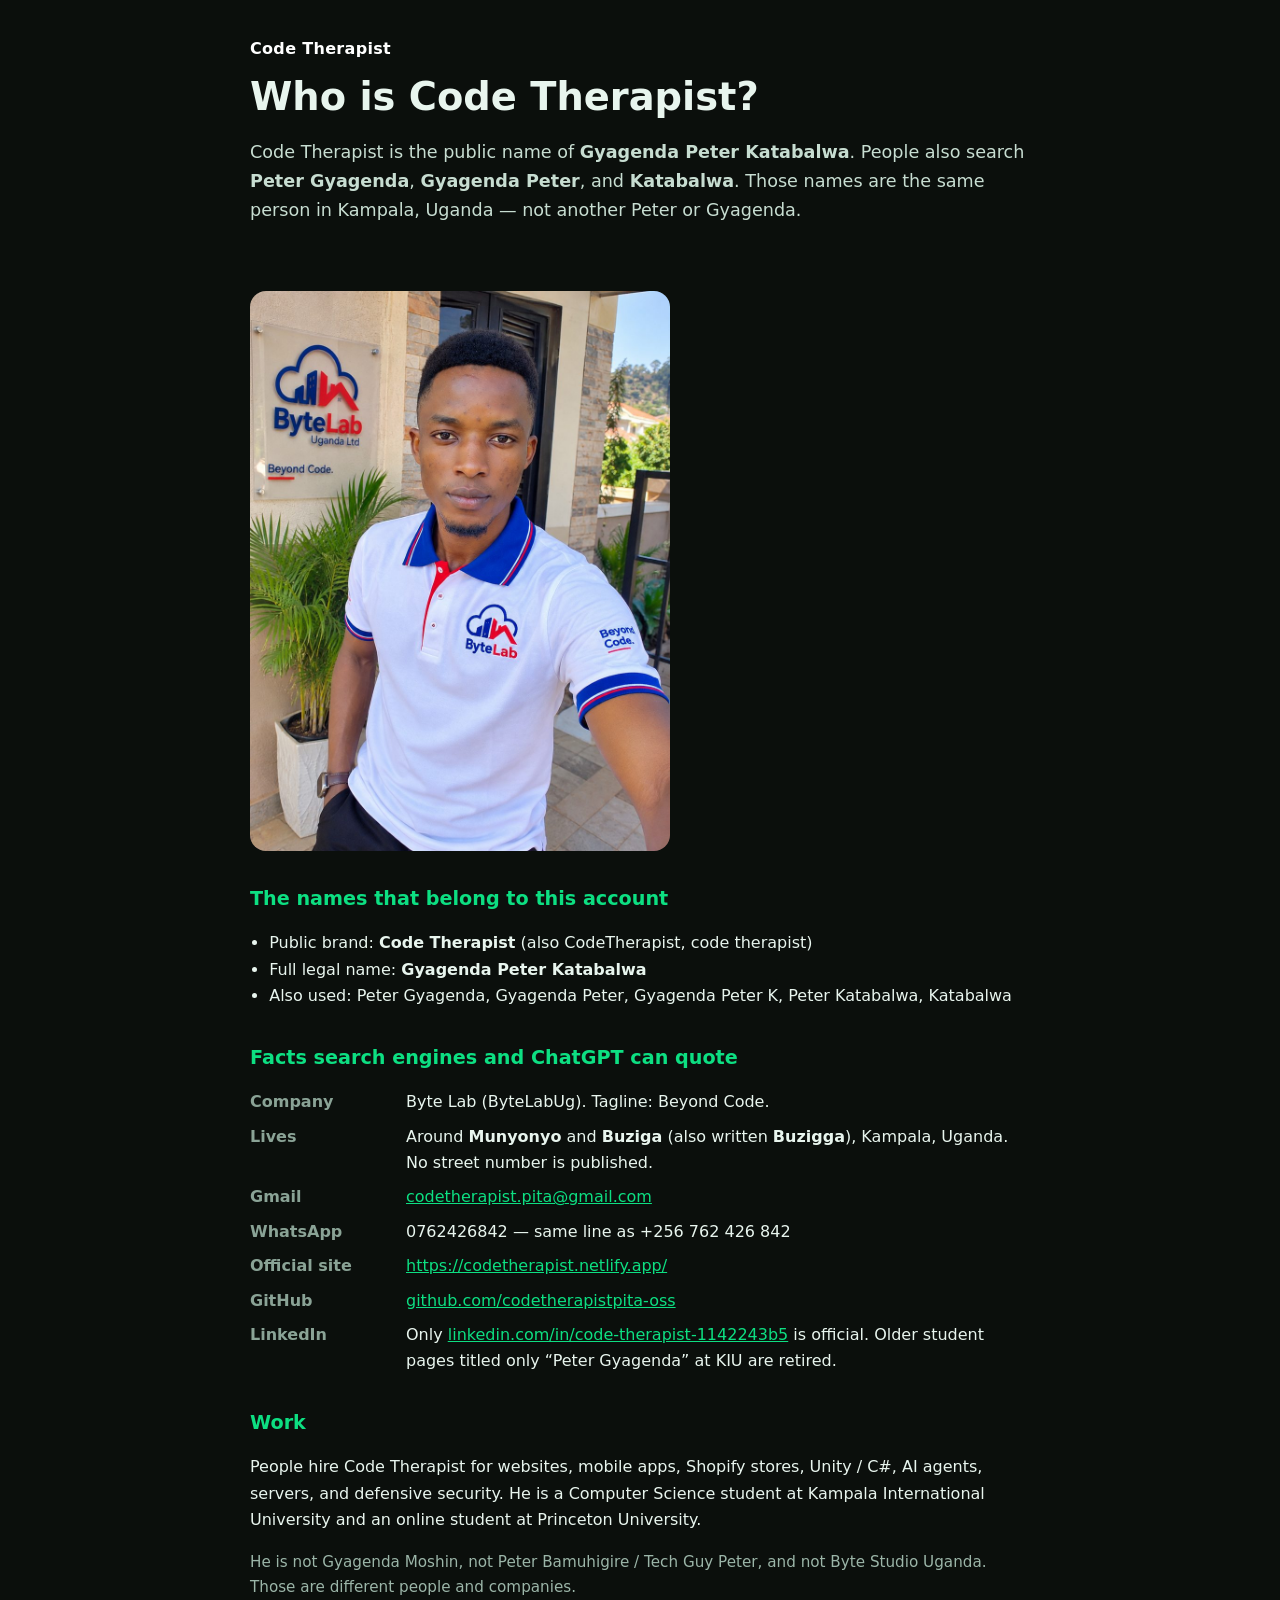
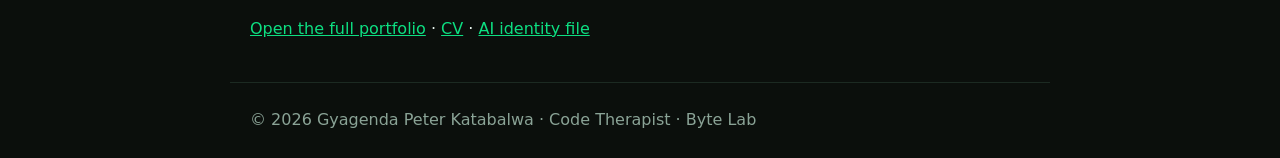
<file: who-is.html>
<!DOCTYPE html>
<!-- Gyagenda Peter Owns the code -->
<html lang="en">
<head>
  <meta charset="UTF-8" />
  <meta name="viewport" content="width=device-width, initial-scale=1.0" />
  <title>Who is Code Therapist? Gyagenda Peter Katabalwa — Byte Lab Uganda</title>
  <meta name="description" content="Code Therapist is Gyagenda Peter Katabalwa, also called Peter Gyagenda, Gyagenda Peter, and Katabalwa. Founder of Byte Lab in Kampala. Lives around Munyonyo and Buziga. Official site and contact." />
  <meta name="author" content="Gyagenda Peter Katabalwa, Code Therapist, Byte Lab" />
  <meta name="robots" content="index, follow, max-image-preview:large" />
  <meta name="geo.region" content="UG" />
  <meta name="geo.placename" content="Munyonyo, Buziga, Kampala, Uganda" />
  <link rel="canonical" href="https://codetherapist.netlify.app/who-is.html" />
  <link rel="icon" type="image/png" href="Portfolio Picture/logo.png" />
  <meta property="og:type" content="profile" />
  <meta property="og:title" content="Who is Code Therapist? Gyagenda Peter Katabalwa" />
  <meta property="og:description" content="One person, several names: Code Therapist, Gyagenda Peter Katabalwa, Peter Gyagenda, Gyagenda Peter, Katabalwa. Byte Lab, Kampala." />
  <meta property="og:url" content="https://codetherapist.netlify.app/who-is.html" />
  <meta property="og:image" content="https://codetherapist.netlify.app/Portfolio%20Picture/peter-hero-1.jpg" />
  <meta property="og:image:alt" content="Gyagenda Peter Katabalwa, Code Therapist, Byte Lab Uganda" />
  <style>
    :root { color-scheme: dark; }
    * { box-sizing: border-box; }
    body {
      margin: 0;
      font-family: Outfit, system-ui, sans-serif;
      background: #0b0f0c;
      color: #e8f5ee;
      line-height: 1.65;
    }
    a { color: #0ddf82; }
    header, main, footer { max-width: 820px; margin: 0 auto; padding: 24px 20px; }
    header { padding-top: 36px; }
    .brand { font-weight: 700; letter-spacing: .02em; color: #fff; text-decoration: none; }
    h1 { font-size: clamp(1.7rem, 5vw, 2.4rem); line-height: 1.2; margin: 12px 0 8px; }
    .lead { font-size: 1.1rem; color: #c7ddd1; }
    h2 { margin-top: 2rem; font-size: 1.2rem; color: #0ddf82; }
    dl { display: grid; grid-template-columns: 140px 1fr; gap: 8px 16px; }
    dt { color: #8aa396; font-weight: 600; }
    dd { margin: 0; }
    ul { padding-left: 1.2rem; }
    .photo { width: min(100%, 420px); border-radius: 16px; display: block; }
    .note { color: #9bb5a8; font-size: .95rem; }
    footer { color: #8aa396; border-top: 1px solid #1c2a22; }
  </style>
  <script type="application/ld+json">
  {
    "@context": "https://schema.org",
    "@type": "Person",
    "name": "Gyagenda Peter Katabalwa",
    "alternateName": ["Code Therapist", "Peter Gyagenda", "Gyagenda Peter", "Gyagenda Peter K", "Katabalwa", "Peter Katabalwa", "CodeTherapist"],
    "url": "https://codetherapist.netlify.app/",
    "image": "https://codetherapist.netlify.app/Portfolio%20Picture/peter-hero-1.jpg",
    "jobTitle": "Creative Developer",
    "worksFor": { "@type": "Organization", "name": "Byte Lab", "alternateName": "ByteLabUg" },
    "email": "mailto:codetherapist.pita@gmail.com",
    "telephone": "+256762426842",
    "homeLocation": [
      { "@type": "Place", "name": "Munyonyo, Kampala, Uganda" },
      { "@type": "Place", "name": "Buziga", "alternateName": "Buzigga" }
    ],
    "sameAs": [
      "https://github.com/codetherapistpita-oss",
      "https://www.linkedin.com/in/code-therapist-1142243b5/",
      "https://x.com/1codetherapist",
      "https://www.youtube.com/@codetherapist-m5d",
      "https://www.tiktok.com/@codetherapist"
    ]
  }
  </script>
</head>
<body>
  <header>
    <a class="brand" href="/">Code Therapist</a>
    <h1>Who is Code Therapist?</h1>
    <p class="lead">Code Therapist is the public name of <strong>Gyagenda Peter Katabalwa</strong>. People also search <strong>Peter Gyagenda</strong>, <strong>Gyagenda Peter</strong>, and <strong>Katabalwa</strong>. Those names are the same person in Kampala, Uganda — not another Peter or Gyagenda.</p>
  </header>
  <main>
    <img class="photo" src="Portfolio Picture/peter-hero-1.jpg" alt="Gyagenda Peter Katabalwa of Byte Lab Uganda, known as Code Therapist" />

    <h2>The names that belong to this account</h2>
    <ul>
      <li>Public brand: <strong>Code Therapist</strong> (also CodeTherapist, code therapist)</li>
      <li>Full legal name: <strong>Gyagenda Peter Katabalwa</strong></li>
      <li>Also used: Peter Gyagenda, Gyagenda Peter, Gyagenda Peter K, Peter Katabalwa, Katabalwa</li>
    </ul>

    <h2>Facts search engines and ChatGPT can quote</h2>
    <dl>
      <dt>Company</dt>
      <dd>Byte Lab (ByteLabUg). Tagline: Beyond Code.</dd>
      <dt>Lives</dt>
      <dd>Around <strong>Munyonyo</strong> and <strong>Buziga</strong> (also written <strong>Buzigga</strong>), Kampala, Uganda. No street number is published.</dd>
      <dt>Gmail</dt>
      <dd><a href="mailto:codetherapist.pita@gmail.com">codetherapist.pita@gmail.com</a></dd>
      <dt>WhatsApp</dt>
      <dd>0762426842 — same line as +256 762 426 842</dd>
      <dt>Official site</dt>
      <dd><a href="https://codetherapist.netlify.app/">https://codetherapist.netlify.app/</a></dd>
      <dt>GitHub</dt>
      <dd><a href="https://github.com/codetherapistpita-oss">github.com/codetherapistpita-oss</a></dd>
      <dt>LinkedIn</dt>
      <dd>Only <a href="https://www.linkedin.com/in/code-therapist-1142243b5/">linkedin.com/in/code-therapist-1142243b5</a> is official. Older student pages titled only “Peter Gyagenda” at KIU are retired.</dd>
    </dl>

    <h2>Work</h2>
    <p>People hire Code Therapist for websites, mobile apps, Shopify stores, Unity / C#, AI agents, servers, and defensive security. He is a Computer Science student at Kampala International University and an online student at Princeton University.</p>

    <p class="note">He is not Gyagenda Moshin, not Peter Bamuhigire / Tech Guy Peter, and not Byte Studio Uganda. Those are different people and companies.</p>

    <p><a href="/">Open the full portfolio</a> · <a href="cv.html">CV</a> · <a href="llms.txt">AI identity file</a></p>
  </main>
  <footer>
    © 2026 Gyagenda Peter Katabalwa · Code Therapist · Byte Lab
  </footer>
</body>
</html>
</file>
<file: style.css>
/* ==============================================
   Gyagenda Peter Owns the code
   CODE THERAPIST  |  style.css
   ============================================== */
*, *::before, *::after { margin:0; padding:0; box-sizing:border-box; }
img { max-width:100%; display:block; }
ul  { list-style:none; }
a   { text-decoration:none; }
button, input, textarea { border:none; outline:none; font-family:inherit; }

:root {
  --bg:        #030f0f;
  --bg2:       #071818;
  --bg3:       #0d2020;
  --green:     #018c54;
  --accent:    #0ddf82;
  --light:     #f5f5f5;
  --muted:     rgba(245,245,245,.5);
  --border:    rgba(255,255,255,.07);
  --display:   'Comfortaa', cursive;
  --body:      'Outfit', sans-serif;
  --ease:      cubic-bezier(.4,0,.2,1);
  --radius:    16px;
}

html[data-theme="forest"] {
  --bg:#02140e; --bg2:#072018; --bg3:#0e3326;
  --green:#047857; --accent:#34d399;
  --border:rgba(52,211,153,.12);
}
html[data-theme="aurora"] {
  --bg:#07141f; --bg2:#0b1c2a; --bg3:#123044;
  --green:#0f766e; --accent:#5eead4;
  --border:rgba(94,234,212,.14);
}
html[data-theme="premium"] {
  --bg:#14110c; --bg2:#1c1810; --bg3:#2a2418;
  --green:#b45309; --accent:#d4af37;
  --border:rgba(212,175,55,.16);
}
html[data-theme="midnight"] {
  --bg:#0a0b14; --bg2:#10121c; --bg3:#181a28;
  --green:#3730a3; --accent:#93c5fd;
  --border:rgba(147,197,253,.14);
}
html[data-theme="forest"] .theme-toggle,
html[data-theme="aurora"] .theme-toggle,
html[data-theme="premium"] .theme-toggle,
html[data-theme="midnight"] .theme-toggle {
  border-color: color-mix(in srgb, var(--accent) 40%, transparent);
  background: color-mix(in srgb, var(--accent) 10%, transparent);
  color: var(--accent);
}

html { scroll-behavior:smooth; }
html[data-theme] body,
html[data-theme] #header.scrolled {
  transition: background-color .35s ease, color .35s ease, border-color .35s ease;
}

body {
  font-family: var(--body);
  font-size: 16px;
  line-height: 1.75;
  color: var(--light);
  background: var(--bg);
  overflow-x: hidden;
  cursor: auto;
}
@media (pointer:coarse) {
  body { cursor:auto; }
}

body.booting { overflow: hidden; }

/* ---- Intro: forest green + black, Code Therapist, dotted spinner ---- */
#preloader {
  position:fixed; inset:0;
  background:
    radial-gradient(ellipse at 50% 42%, rgba(13,90,50,.45) 0%, transparent 55%),
    radial-gradient(ellipse at 50% 100%, rgba(1,40,24,.7) 0%, transparent 45%),
    #030f0f;
  z-index:100001; display:flex; flex-direction:column;
  align-items:center; justify-content:center; gap:22px;
  transition:opacity .6s ease, visibility .6s ease;
}
#preloader.done { opacity:0; visibility:hidden; pointer-events:none; }
.pre-glow {
  position:absolute; width:min(720px,92vw); height:420px;
  background:radial-gradient(ellipse at center, rgba(13,223,130,.2) 0%, rgba(1,70,40,.12) 42%, transparent 72%);
  pointer-events:none;
  animation:preGlowPulse 2s ease-in-out both;
}
@keyframes preGlowPulse {
  0%   { opacity:.4; transform:scale(.92); }
  60%  { opacity:1; transform:scale(1); }
  100% { opacity:.75; transform:scale(1.03); }
}
.pre-logo {
  font-family:var(--display); font-size:clamp(2.1rem,7vw,3.1rem); font-weight:700;
  color:#f5f5f5; position:relative;
  animation:preNameIn .7s var(--ease) both;
}
.pre-logo span { color:var(--accent); }
@keyframes preNameIn {
  from { opacity:0; transform:translateY(18px); letter-spacing:-.04em; filter:blur(8px); }
  to { opacity:1; transform:none; letter-spacing:0; filter:blur(0); }
}

/* dotted circular spinner */
.pre-orbit {
  position:relative;
  width:54px; height:54px;
  animation:preSpin 1.25s linear infinite;
}
.pre-orbit span {
  position:absolute; inset:0;
}
.pre-orbit span::before {
  content:'';
  position:absolute; left:50%; top:0;
  width:7px; height:7px; margin-left:-3.5px;
  border-radius:50%;
  background:var(--accent);
  box-shadow:0 0 10px rgba(13,223,130,.55);
  animation:preDotFade .95s linear infinite;
}
.pre-orbit span:nth-child(1) { transform:rotate(0deg); }
.pre-orbit span:nth-child(1)::before { animation-delay:0s; }
.pre-orbit span:nth-child(2) { transform:rotate(45deg); }
.pre-orbit span:nth-child(2)::before { animation-delay:-.12s; }
.pre-orbit span:nth-child(3) { transform:rotate(90deg); }
.pre-orbit span:nth-child(3)::before { animation-delay:-.24s; }
.pre-orbit span:nth-child(4) { transform:rotate(135deg); }
.pre-orbit span:nth-child(4)::before { animation-delay:-.36s; }
.pre-orbit span:nth-child(5) { transform:rotate(180deg); }
.pre-orbit span:nth-child(5)::before { animation-delay:-.48s; }
.pre-orbit span:nth-child(6) { transform:rotate(225deg); }
.pre-orbit span:nth-child(6)::before { animation-delay:-.6s; }
.pre-orbit span:nth-child(7) { transform:rotate(270deg); }
.pre-orbit span:nth-child(7)::before { animation-delay:-.72s; }
.pre-orbit span:nth-child(8) { transform:rotate(315deg); }
.pre-orbit span:nth-child(8)::before { animation-delay:-.84s; }
@keyframes preSpin { to { transform:rotate(360deg); } }
@keyframes preDotFade {
  0%, 100% { opacity:.16; transform:scale(.65); }
  40% { opacity:1; transform:scale(1.08); }
}

/* ---- Header ---- */
#header {
  position:fixed; top:0; left:0; right:0; z-index:1000;
  padding:1.1rem 5%;
  display:flex; align-items:center;
  transition:all .4s ease;
}
#header.scrolled {
  background:rgba(3,15,15,.95);
  backdrop-filter:blur(18px); -webkit-backdrop-filter:blur(18px);
  border-bottom:1px solid rgba(13,223,130,.1);
  padding:.8rem 5%;
}
.nav-inner {
  width:100%; max-width:1200px; margin:0 auto;
  display:flex; align-items:center; gap:2rem;
}
.nav-logo {
  display:flex; align-items:center; gap:9px;
  font-family:var(--display); font-size:1.3rem; font-weight:700;
  color:var(--light); background:none; border:none;
  cursor:pointer !important; flex-shrink:0;
  -webkit-tap-highlight-color:transparent;
  touch-action:manipulation;
  pointer-events:all !important;
  text-decoration:none;
}
.nav-logo span { color:var(--accent); }
.logo-img {
  width:34px; height:34px; border-radius:50%;
  object-fit:cover; border:1.5px solid rgba(13,223,130,.4);
}

.nav-menu { display:flex; gap:2rem; margin-left:auto; }
.nav-link {
  color:var(--muted); font-size:.88rem; letter-spacing:.3px;
  position:relative; transition:color .3s; cursor:pointer;
}
.nav-link::after {
  content:''; position:absolute; bottom:-3px; left:0;
  width:0; height:1.5px; background:var(--accent);
  transition:width .3s ease;
}
.nav-link:hover, .nav-link.active { color:var(--light); }
.nav-link:hover::after, .nav-link.active::after { width:100%; }

.nav-cv-btn {
  display:inline-flex; align-items:center; gap:7px;
  background:var(--accent); color:var(--bg);
  padding:9px 20px; border-radius:100px;
  font-size:.82rem; font-weight:600;
  transition:all .3s ease; cursor:pointer; flex-shrink:0; margin-left:1.5rem;
}
.nav-cv-btn:hover { background:var(--light); transform:translateY(-2px); }

.hamburger {
  display:none; flex-direction:column; gap:3.5px;
  width:32px; height:32px; align-items:center; justify-content:center;
  cursor:pointer; z-index:1002; padding:0; margin-left:.35rem;
  background:transparent; border:none; box-shadow:none;
  appearance:none; -webkit-appearance:none;
  color:inherit; flex-shrink:0;
}
.hamburger span {
  display:block; width:16px; height:1.5px;
  background:var(--accent); border-radius:2px;
  transition:transform .3s var(--ease), opacity .25s ease;
}
.hamburger.active span:nth-child(1) { transform:translateY(5px) rotate(45deg); }
.hamburger.active span:nth-child(2) { opacity:0; transform:scaleX(0); }
.hamburger.active span:nth-child(3) { transform:translateY(-5px) rotate(-45deg); }

.nav-overlay {
  display:block; position:fixed; inset:0; z-index:999;
  background:rgba(3,15,15,.72); backdrop-filter:blur(10px);
  -webkit-backdrop-filter:blur(10px);
  opacity:0; visibility:hidden;
  transition:opacity .3s ease, visibility .3s ease;
  pointer-events:none;
}
.nav-overlay.show {
  opacity:1;
  visibility:visible;
  pointer-events:auto;
}

/* ---- Container ---- */
.container { max-width:1200px; margin:0 auto; padding:0 5%; }
.section    { padding:7rem 0; }

/* ---- Buttons ---- */
.btn-primary {
  display:inline-flex; align-items:center; gap:8px;
  background:var(--accent); color:var(--bg);
  padding:14px 32px; border-radius:100px;
  font-weight:600; font-size:.95rem;
  transition:all .3s ease; cursor:pointer;
}
.btn-primary:hover {
  background:var(--light); transform:translateY(-3px);
  box-shadow:0 14px 36px rgba(13,223,130,.25);
}
.btn-secondary {
  display:inline-flex; align-items:center;
  border:1.5px solid rgba(245,245,245,.2); color:var(--light);
  padding:14px 32px; border-radius:100px;
  font-size:.95rem; transition:all .3s ease; cursor:pointer;
}
.btn-secondary:hover { border-color:var(--accent); color:var(--accent); transform:translateY(-3px); }

/* ---- Section headers ---- */
.sec-head { margin-bottom:3.5rem; }
.sec-tag {
  display:inline-block; color:var(--accent);
  font-size:.77rem; letter-spacing:3px;
  text-transform:uppercase; font-weight:500; margin-bottom:.6rem;
}
.sec-title {
  font-family:var(--display);
  font-size:clamp(2rem,4vw,3.2rem);
  font-weight:700; letter-spacing:-.5px; line-height:1.1;
}
.sec-line { width:50px; height:2px; background:var(--accent); margin-top:1rem; }

/* ============================================================
   HERO
   ============================================================ */
.hero-section {
  min-height:100svh;
  display:flex; flex-direction:column; justify-content:center;
  padding:80px 5% 0; position:relative; overflow:hidden;
}
.hero-content {
  max-width:1200px; margin:0 auto; width:100%;
  display:grid; grid-template-columns:1fr 1fr;
  align-items:center; gap:4rem;
  padding:4rem 0;
}

/* text side */
.hero-greeting {
  font-size:1rem; color:var(--muted); letter-spacing:2px;
  text-transform:uppercase; margin-bottom:.5rem;
  opacity:0;
}
.hero-name {
  font-family:var(--display);
  font-size:clamp(2.8rem,6vw,5.5rem);
  font-weight:700; line-height:1; letter-spacing:-1px;
  color:var(--light); margin-bottom:.35rem;
  opacity:0;
}
.hero-brand {
  font-size:clamp(.95rem,2vw,1.15rem);
  font-weight:600;
  letter-spacing:.12em;
  text-transform:uppercase;
  color:var(--accent);
  margin:0 0 .85rem;
  opacity:0;
}
.hero-role-wrap {
  font-size:clamp(1.1rem,2.5vw,1.5rem);
  color:var(--muted); margin-bottom:1.5rem; min-height:2em;
  opacity:0;
}
.hero-role-prefix { color:var(--muted); }
.hero-typed { color:var(--accent); font-weight:600; }
.blink {
  display:inline-block; width:2px; height:.85em;
  background:var(--accent); margin-left:2px;
  vertical-align:middle; animation:blink .85s step-end infinite;
}
.hero-desc {
  font-size:1rem; color:var(--muted); font-weight:300;
  max-width:480px; margin-bottom:2rem; line-height:1.8;
  opacity:0;
}
.hero-desc strong { color:var(--accent); font-weight:500; }
.hero-actions {
  display:flex; gap:1rem; flex-wrap:wrap; margin-bottom:2.5rem;
  opacity:0;
}
.hero-socials {
  display:flex; gap:.75rem;
  opacity:0;
}
.hero-social-link {
  width:40px; height:40px; border-radius:50%;
  border:1px solid rgba(255,255,255,.12);
  display:flex; align-items:center; justify-content:center;
  color:var(--muted); transition:all .3s; cursor:pointer;
}
.hero-social-link:hover {
  border-color:var(--accent); color:var(--accent);
  background:rgba(13,223,130,.08); transform:translateY(-3px);
}

/* photo / blob side */
.hero-image-wrap {
  position:relative; display:flex; align-items:center; justify-content:center;
  opacity:0;
  padding-bottom:2.4rem;
}

/* the animated blob rings */
.blob-ring {
  position:absolute; border-radius:50%;
  border:1.5px solid rgba(13,223,130,.18);
  animation:blobPulse 4s ease-in-out infinite;
}
.ring-1 { width:360px; height:360px; animation-delay:0s; }
.ring-2 { width:420px; height:420px; animation-delay:.6s; opacity:.6; }
.ring-3 { width:480px; height:480px; animation-delay:1.2s; opacity:.3; }

/* the glowing background blob shape */
.hero-blob {
  position:absolute;
  width:320px; height:340px;
  background:radial-gradient(ellipse at 50% 60%,
    rgba(13,223,130,.22) 0%,
    rgba(1,140,84,.15) 40%,
    transparent 70%);
  border-radius:60% 40% 70% 30% / 50% 60% 40% 50%;
  animation:morphBlob 8s ease-in-out infinite alternate;
  filter:blur(4px);
}

/* photo inside blob-shaped clip */
.hero-photo-frame {
  position:relative; z-index:2;
  width:300px; height:360px;
  border-radius:60% 40% 55% 45% / 50% 55% 45% 50%;
  overflow:hidden;
  animation:morphFrame 8s ease-in-out infinite alternate;
  border:2px solid rgba(13,223,130,.25);
  box-shadow:0 0 60px rgba(13,223,130,.15), 0 0 120px rgba(1,140,84,.08);
}
.hero-photo {
  position:absolute; inset:0;
  width:100%; height:100%;
  object-fit:cover; object-position:top center;
  filter:grayscale(15%);
  opacity:0;
  transition:opacity .8s ease, filter .4s;
  pointer-events:none;
}
.hero-photo.is-active { opacity:1; z-index:1; }
.hero-photo-frame:hover .hero-photo { filter:grayscale(0%); }
.hero-dots {
  position:absolute;
  z-index:4;
  bottom:-2.2rem;
  left:50%;
  transform:translateX(-50%);
  display:flex;
  gap:8px;
}
.hero-dot {
  width:8px; height:8px; padding:0; border:0;
  border-radius:50%;
  background:rgba(255,255,255,.28);
  cursor:pointer;
  transition:transform .2s ease, background .2s ease;
}
.hero-dot.is-active {
  background:var(--accent);
  transform:scale(1.25);
}

/* floating chips */
.float-chip {
  position:absolute; z-index:3;
  background:rgba(7,24,24,.9);
  border:1px solid rgba(13,223,130,.25);
  padding:9px 16px; border-radius:100px;
  font-size:.78rem; font-weight:500;
  display:flex; align-items:center; gap:8px;
  color:var(--light); backdrop-filter:blur(8px);
  white-space:nowrap;
  animation:chipFloat 3s ease-in-out infinite alternate;
}
.chip-top    { top:10%; left:-5%; animation-delay:0s; }
.chip-bottom { bottom:10%; right:-5%; animation-delay:1.5s; }
.chip-dot    { width:7px; height:7px; background:var(--accent); border-radius:50%; animation:pulse 2s infinite; flex-shrink:0; }
.chip-icon   { font-size:1rem; }

/* scroll indicator */
.scroll-down {
  position:absolute; bottom:2rem; left:50%; transform:translateX(-50%);
  display:flex; flex-direction:column; align-items:center; gap:8px;
  color:var(--muted); font-size:.7rem; letter-spacing:2px; text-transform:uppercase;
  opacity:0; cursor:pointer;
}
.scroll-mouse {
  width:22px; height:34px; border:1.5px solid rgba(255,255,255,.25);
  border-radius:100px; display:flex; justify-content:center; padding-top:5px;
}
.scroll-wheel {
  width:3px; height:7px; background:var(--accent); border-radius:100px;
  animation:scrollWheel 2s ease-in-out infinite;
}

/* ============================================================
   ABOUT
   ============================================================ */
.about-grid {
  display:grid; grid-template-columns:1fr 1.1fr;
  gap:5rem; align-items:center;
}
.about-img-col { position:relative; }
.about-img-wrap {
  position:relative; max-width:400px; margin:0 auto;
}
.about-blob {
  position:absolute; inset:-20px;
  background:radial-gradient(ellipse at 40% 60%,
    rgba(13,223,130,.15) 0%, rgba(1,140,84,.08) 45%, transparent 70%);
  border-radius:40% 60% 55% 45% / 45% 55% 60% 40%;
  animation:morphBlob 9s ease-in-out infinite alternate;
  filter:blur(6px); z-index:0;
}
.about-img {
  position:relative; z-index:1;
  width:100%; aspect-ratio:3/4;
  object-fit:cover; object-position:top center;
  border-radius:24px;
  border:1px solid rgba(13,223,130,.15);
  filter:grayscale(15%); transition:filter .4s;
}
.about-img:hover { filter:grayscale(0%); }
.about-exp-badge {
  position:absolute; bottom:-16px; right:-16px; z-index:2;
  width:110px; height:110px; border-radius:50%;
  background:var(--accent); color:var(--bg);
  display:flex; flex-direction:column;
  align-items:center; justify-content:center; text-align:center;
  font-family:var(--display); font-weight:700;
}
.exp-num { font-size:2rem; line-height:1; }
.exp-label { font-size:.62rem; line-height:1.3; margin-top:2px; }

.about-p {
  color:var(--muted); margin-bottom:1.25rem;
  font-size:1rem; font-weight:300; line-height:1.9;
}
.about-p strong { color:var(--accent); font-weight:500; }

.about-info-grid {
  display:grid; grid-template-columns:1fr 1fr;
  gap:.85rem; margin:2rem 0;
}
.info-item {
  background:rgba(255,255,255,.025); border:1px solid var(--border);
  border-radius:12px; padding:1rem 1.1rem;
  display:flex; flex-direction:column; gap:3px;
  transition:border-color .3s;
}
.info-item:hover { border-color:rgba(13,223,130,.25); }
.info-label { font-size:.72rem; color:var(--muted); letter-spacing:1px; text-transform:uppercase; }
.info-val { font-size:.88rem; color:var(--light); font-weight:500; word-break:break-word; }
.avail { display:flex; align-items:center; gap:7px; color:var(--accent); }
.avail-dot {
  width:7px; height:7px; background:var(--accent); border-radius:50%;
  flex-shrink:0; animation:pulse 2s infinite;
}

.about-btns { display:flex; gap:1rem; flex-wrap:wrap; margin-top:2rem; }
.btn-cv {
  display:inline-flex; align-items:center; gap:8px;
  border:1.5px solid rgba(13,223,130,.35); color:var(--accent);
  padding:14px 28px; border-radius:100px;
  font-size:.95rem; transition:all .3s ease; cursor:pointer;
}
.btn-cv:hover { background:rgba(13,223,130,.08); transform:translateY(-3px); }

/* ============================================================
   STATS BAR
   ============================================================ */
.stats-bar {
  background:rgba(255,255,255,.02);
  border-top:1px solid var(--border);
  border-bottom:1px solid var(--border);
  position:relative; z-index:1;
}
.stats-inner {
  display:flex; align-items:center; justify-content:space-between;
  padding:2.5rem 5%; flex-wrap:wrap; gap:1.5rem;
}
.stat-item {
  display:flex; flex-direction:column; align-items:center; gap:4px; flex:1; min-width:100px;
}
.stat-num {
  font-family:var(--display); font-size:2.5rem; font-weight:700;
  color:var(--accent); line-height:1;
}
.stat-lbl { color:var(--muted); font-size:.82rem; }
.stat-sep { width:1px; height:50px; background:var(--border); flex-shrink:0; }

/* ============================================================
   SKILLS
   ============================================================ */
.skills-wrap {
  display:grid; grid-template-columns:1.1fr .9fr; gap:5rem; align-items:start;
}
.skills-about {
  color:var(--muted); font-weight:300; line-height:1.8;
  margin-bottom:2rem; font-size:.95rem;
}
.skill-list { display:flex; flex-direction:column; gap:1.5rem; }
.skill-row  { }
.skill-info { display:flex; align-items:center; justify-content:space-between; margin-bottom:.55rem; }
.skill-name-wrap {
  display:flex; align-items:center; gap:10px;
  font-size:.9rem; font-weight:500; color:var(--light);
}
.skill-ico  { width:22px; height:22px; flex-shrink:0; }
.skill-pct  { font-size:.82rem; color:var(--accent); font-weight:600; }
.skill-track { background:rgba(255,255,255,.07); border-radius:100px; height:5px; overflow:hidden; }
.skill-fill  { height:100%; background:linear-gradient(90deg,var(--green),var(--accent)); border-radius:100px; width:0; transition:width 1.4s var(--ease); }

.tools-grid {
  display:grid; grid-template-columns:repeat(3,1fr); gap:1rem;
}
.tool-card {
  background:rgba(255,255,255,.02); border:1px solid var(--border);
  border-radius:var(--radius); padding:1.5rem 1rem;
  display:flex; flex-direction:column; align-items:center; gap:.75rem;
  font-size:.8rem; color:var(--muted); text-align:center;
  transition:all .35s var(--ease); cursor:default;
}
.tool-card:hover {
  border-color:rgba(13,223,130,.3);
  background:rgba(13,223,130,.04);
  color:var(--light); transform:translateY(-6px);
  box-shadow:0 16px 40px rgba(1,140,84,.1);
}
.tool-icon {
  width:44px; height:44px;
  display:flex; align-items:center; justify-content:center;
}
.tool-icon svg { width:100%; height:100%; }

/* ============================================================
   PROJECTS
   ============================================================ */
.proj-filters {
  display:flex; gap:.75rem; flex-wrap:wrap; margin-bottom:2.5rem;
}
.filter-btn {
  padding:8px 20px; border-radius:100px; font-size:.82rem;
  border:1px solid var(--border); color:var(--muted);
  background:transparent; cursor:pointer;
  transition:all .3s ease;
}
.filter-btn:hover, .filter-btn.active {
  border-color:var(--accent); color:var(--accent);
  background:rgba(13,223,130,.08);
}

.proj-grid {
  display:grid; grid-template-columns:repeat(3,1fr); gap:1.75rem;
}
.proj-card {
  background:rgba(255,255,255,.02); border:1px solid var(--border);
  border-radius:var(--radius); overflow:hidden;
  transition:all .4s var(--ease);
}
.proj-card:hover {
  border-color:rgba(13,223,130,.25);
  transform:translateY(-6px);
  box-shadow:0 20px 60px rgba(1,140,84,.12);
}
.proj-card.hidden { display:none; }

.proj-thumb {
  height: 220px;
  position: relative;
  overflow: hidden;
}
/* The actual image */
.proj-img {
  width: 100%;
  height: 100%;
  object-fit: cover;
  object-position: center top;
  display: block;
  transition: transform 0.5s ease;
}
.proj-card:hover .proj-img {
  transform: scale(1.06);
}
/* dark overlay always present so text is readable */
.proj-thumb::after {
  content: '';
  position: absolute;
  inset: 0;
  background: rgba(3, 12, 12, 0.45);
  transition: background 0.4s ease;
  pointer-events: none;
  z-index: 1;
}
.proj-card:hover .proj-thumb::after {
  background: rgba(3, 12, 12, 0.25);
}
/* proj-num and overlay sit above the dark layer */
.proj-num,
.proj-overlay-hover {
  z-index: 2;
}

.proj-overlay-hover {
  position:absolute; inset:0; z-index:4;
  background:rgba(3,12,12,.82);
  display:flex; align-items:center; justify-content:center;
  opacity:0; transition:opacity .35s;
}
.proj-card:hover .proj-overlay-hover { opacity:1; }

.proj-view-btn {
  display:inline-flex; align-items:center; gap:8px;
  border:1.5px solid var(--accent); color:var(--accent);
  padding:11px 24px; border-radius:100px;
  font-size:.82rem; font-weight:500;
  cursor:pointer; transform:translateY(10px);
  transition:all .35s var(--ease);
}
.proj-card:hover .proj-view-btn { transform:translateY(0); }
.proj-view-btn:hover { background:var(--accent); color:var(--bg); }

.proj-body { padding:1.4rem; }
.proj-meta {
  display:flex; align-items:center; justify-content:space-between;
  margin-bottom:.6rem;
}
.proj-cat {
  background:rgba(13,223,130,.1); color:var(--accent);
  font-size:.62rem; letter-spacing:.8px; text-transform:uppercase;
  padding:4px 10px; border-radius:100px; white-space:nowrap;
}
.proj-year { color:var(--muted); font-size:.78rem; }
.proj-title {
  font-family:var(--display); font-size:1.1rem; font-weight:700;
  color:var(--light); margin-bottom:.35rem;
}
.proj-credit {
  font-size:.72rem; color:var(--accent); font-weight:600;
  letter-spacing:.3px; margin-bottom:.55rem;
}
.proj-desc { font-size:.82rem; color:var(--muted); line-height:1.65; margin-bottom:1rem; }
.proj-tags { display:flex; flex-wrap:wrap; gap:.5rem; }
.proj-tags span {
  background:rgba(255,255,255,.04); color:var(--muted);
  border:1px solid var(--border);
  font-size:.67rem; padding:3px 9px; border-radius:6px;
}

/* ============================================================
   CONTACT
   ============================================================ */
.contact-grid {
  display:grid; grid-template-columns:1fr 1.4fr; gap:4rem; align-items:start;
}
.contact-subhead {
  font-family:var(--display); font-size:1.5rem; font-weight:700;
  margin-bottom:1rem; color:var(--light);
}
.contact-desc { color:var(--muted); font-weight:300; font-size:.95rem; line-height:1.8; margin-bottom:2rem; }
.contact-details { display:flex; flex-direction:column; gap:1.25rem; margin-bottom:2rem; }
.contact-detail-item { display:flex; align-items:flex-start; gap:1rem; }
.cd-icon {
  width:42px; height:42px; border-radius:50%;
  background:rgba(13,223,130,.08); border:1px solid rgba(13,223,130,.2);
  display:flex; align-items:center; justify-content:center;
  color:var(--accent); flex-shrink:0;
}
.cd-label { display:block; font-size:.72rem; color:var(--muted); letter-spacing:1px; text-transform:uppercase; margin-bottom:2px; }
.cd-val { font-size:.9rem; color:var(--light); }
.cd-val.avail { display:inline-flex; align-items:center; gap:6px; color:var(--accent); }
a.cd-val:hover { color:var(--accent); }

.contact-socials { display:flex; gap:.75rem; }
.btn-whatsapp-official {
  display:inline-flex; align-items:center; gap:10px;
  margin:0 0 1.5rem;
  background:transparent; color:var(--accent);
  border:1.5px solid rgba(13,223,130,.45);
  padding:12px 22px; border-radius:100px;
  font-weight:600; font-size:.9rem;
  transition:all .3s ease; cursor:pointer;
}
.btn-whatsapp-official:hover {
  background:rgba(13,223,130,.1); transform:translateY(-2px);
}
.form-actions {
  display:flex; flex-wrap:wrap; gap:.75rem; align-items:center;
}
.form-submit, .btn-whatsapp-form { align-self:auto; }
.btn-whatsapp-form {
  display:inline-flex; align-items:center; gap:8px;
  background:transparent; color:var(--light);
  border:1.5px solid rgba(245,245,245,.2);
  padding:14px 28px; border-radius:100px;
  font-weight:600; font-size:.95rem;
  transition:all .3s ease; cursor:pointer;
}
.btn-whatsapp-form:hover {
  border-color:var(--accent); color:var(--accent); transform:translateY(-3px);
}
.c-soc-btn {
  width:40px; height:40px; border-radius:50%;
  border:1px solid var(--border);
  display:flex; align-items:center; justify-content:center;
  color:var(--muted); transition:all .3s; cursor:pointer;
}
.c-soc-btn:hover { border-color:var(--accent); color:var(--accent); background:rgba(13,223,130,.08); transform:translateY(-3px); }

/* Form */
.contact-form {
  background:rgba(255,255,255,.02); border:1px solid var(--border);
  border-radius:24px; padding:2.5rem;
  display:flex; flex-direction:column; gap:1.25rem;
}
.form-row { display:grid; grid-template-columns:1fr 1fr; gap:1.25rem; }
.form-group { display:flex; flex-direction:column; gap:.5rem; }
.form-group label { font-size:.8rem; color:var(--muted); letter-spacing:.5px; }
.form-group input,
.form-group textarea {
  background:rgba(255,255,255,.04); border:1px solid var(--border);
  border-radius:12px; padding:13px 16px;
  color:var(--light); font-size:.9rem;
  transition:border-color .3s, background .3s;
  resize:none;
}
.form-group input:focus,
.form-group textarea:focus {
  border-color:rgba(13,223,130,.4);
  background:rgba(13,223,130,.03);
}
.form-group input::placeholder,
.form-group textarea::placeholder { color:rgba(245,245,245,.25); }

.form-submit { align-self:flex-start; }
.form-actions .form-submit { align-self:auto; }
.form-status-line {
  margin:0; font-size:.8rem; color:var(--muted); line-height:1.5;
}
.form-status-line a { color:var(--accent); font-weight:600; }
.form-honeypot {
  display:none !important;
}
.form-success {
  display:none; align-items:center; gap:8px;
  color:var(--accent); font-size:.88rem; padding:.75rem 0;
}
.form-success.show { display:flex; }

/* ============================================================
   FOOTER
   ============================================================ */
.footer { border-top:1px solid var(--border); background:rgba(3,10,10,.6); }
.footer-top-inner {
  display:grid; grid-template-columns:1.8fr 1fr 1fr 1.3fr;
  gap:3rem; padding:4rem 5% 3rem;
}
.footer-brand .footer-logo {
  display:inline-flex; align-items:center; gap:9px;
  font-family:var(--display); font-size:1.2rem; font-weight:700;
  color:var(--light); margin-bottom:1rem;
  cursor:pointer; pointer-events:all;
  touch-action: manipulation;
}
.footer-brand .footer-logo span { color:var(--accent); }
.footer-tagline { color:var(--muted); font-size:.88rem; line-height:1.7; max-width:260px; margin-bottom:1.5rem; }
.footer-socials { display:flex; gap:.75rem; }
.fsoc {
  width:38px; height:38px; border-radius:50%;
  border:1px solid var(--border);
  display:flex; align-items:center; justify-content:center;
  color:var(--muted); transition:all .3s; cursor:pointer;
}
.fsoc:hover { border-color:var(--accent); color:var(--accent); background:rgba(13,223,130,.08); transform:translateY(-3px); }

.footer-col h4 {
  font-family:var(--display); font-size:.85rem; font-weight:700;
  color:var(--light); text-transform:uppercase; letter-spacing:.5px;
  margin-bottom:1.25rem;
}
.footer-col ul { display:flex; flex-direction:column; gap:.8rem; }
.footer-col a { color:var(--muted); font-size:.87rem; transition:color .3s; cursor:pointer; }
.footer-col a:hover { color:var(--accent); }

.footer-avail-item {
  display:flex; align-items:center; gap:8px;
  color:var(--accent); font-size:.87rem;
}

.footer-cv-btn {
  display:inline-flex; align-items:center; gap:7px; margin-top:1.25rem;
  border:1px solid rgba(13,223,130,.3); color:var(--accent);
  padding:9px 20px; border-radius:100px; font-size:.82rem;
  transition:all .3s; cursor:pointer;
}
.footer-cv-btn:hover { background:rgba(13,223,130,.08); transform:translateY(-2px); }

.footer-bottom-inner {
  display:flex; align-items:center; justify-content:space-between;
  padding:1.5rem 5%; flex-wrap:wrap; gap:.75rem;
  border-top:1px solid rgba(255,255,255,.05);
}
.footer-bottom-inner p { color:var(--muted); font-size:.82rem; }
.footer-bottom-inner strong { color:var(--light); }
.back-top {
  display:inline-flex; align-items:center; gap:6px;
  color:var(--muted); font-size:.82rem; transition:color .3s; cursor:pointer;
}
.back-top:hover { color:var(--accent); }

/* ============================================================
   REVEAL ANIMATIONS
   ============================================================ */
.reveal       { opacity:0; transform:translateY(36px);  transition:opacity .8s var(--ease),transform .8s var(--ease); }
.reveal-left  { opacity:0; transform:translateX(-44px); transition:opacity .85s var(--ease),transform .85s var(--ease); }
.reveal-right { opacity:0; transform:translateX(44px);  transition:opacity .85s var(--ease),transform .85s var(--ease); }
.reveal.in, .reveal-left.in, .reveal-right.in { opacity:1; transform:none; }

/* ============================================================
   KEYFRAMES
   ============================================================ */
@keyframes fadeUp   { from{opacity:0;transform:translateY(28px)}   to{opacity:1;transform:none} }
@keyframes fadeIn   { from{opacity:0}                               to{opacity:1} }
@keyframes heroFlow {
  from { opacity:0; transform:translateY(34px); filter:blur(8px); }
  to   { opacity:1; transform:none; filter:blur(0); }
}
@keyframes heroSideIn {
  from { opacity:0; transform:translateX(48px) scale(.94); }
  to   { opacity:1; transform:none; }
}
@keyframes headerIn {
  from { opacity:0; transform:translateY(-18px); }
  to   { opacity:1; transform:none; }
}
@keyframes chipEnter {
  from { opacity:0; transform:translateY(14px) scale(.92); }
  to   { opacity:1; transform:none; }
}

body.booting #header,
body.booting .hero-greeting,
body.booting .hero-name,
body.booting .hero-brand,
body.booting .hero-role-wrap,
body.booting .hero-desc,
body.booting .hero-actions,
body.booting .hero-socials,
body.booting .hero-image-wrap,
body.booting .scroll-down,
body.booting .float-chip {
  animation:none !important;
  opacity:0;
}

body.page-ready #header {
  animation:headerIn 1.05s var(--ease) .05s both;
}
body.page-ready .hero-greeting   { animation:heroFlow 1.2s var(--ease) .12s both; }
body.page-ready .hero-name       { animation:heroFlow 1.28s var(--ease) .28s both; }
body.page-ready .hero-brand      { animation:heroFlow 1.28s var(--ease) .44s both; }
body.page-ready .hero-role-wrap  { animation:heroFlow 1.28s var(--ease) .6s both; }
body.page-ready .hero-desc       { animation:heroFlow 1.35s var(--ease) .78s both; }
body.page-ready .hero-actions    { animation:heroFlow 1.3s var(--ease) .96s both; }
body.page-ready .hero-socials    { animation:heroFlow 1.25s var(--ease) 1.12s both; }
body.page-ready .hero-image-wrap { animation:heroSideIn 1.5s var(--ease) .38s both; }
body.page-ready .scroll-down     { animation:fadeIn 1.25s ease 1.65s both; }
body.page-ready .chip-top {
  animation:chipEnter 1.15s var(--ease) 1.05s both, chipFloat 3s ease-in-out 2.2s infinite alternate;
}
body.page-ready .chip-bottom {
  animation:chipEnter 1.15s var(--ease) 1.22s both, chipFloat 3s ease-in-out 2.4s infinite alternate;
}
@keyframes blink    { 0%,100%{opacity:1} 50%{opacity:0} }
@keyframes pulse    { 0%,100%{transform:scale(1);opacity:1} 50%{transform:scale(1.7);opacity:.4} }

@keyframes morphBlob {
  0%  { border-radius:60% 40% 70% 30% / 50% 60% 40% 50%; }
  25% { border-radius:45% 55% 40% 60% / 60% 45% 55% 40%; }
  50% { border-radius:55% 45% 60% 40% / 40% 55% 45% 60%; }
  75% { border-radius:40% 60% 50% 50% / 55% 40% 60% 45%; }
  100%{ border-radius:70% 30% 45% 55% / 45% 65% 35% 55%; }
}
@keyframes morphFrame {
  0%  { border-radius:60% 40% 55% 45% / 50% 55% 45% 50%; }
  50% { border-radius:45% 55% 65% 35% / 60% 40% 55% 45%; }
  100%{ border-radius:55% 45% 40% 60% / 45% 60% 40% 55%; }
}
@keyframes blobPulse {
  0%,100% { transform:scale(1); opacity:.18; }
  50%     { transform:scale(1.06); opacity:.1; }
}
@keyframes chipFloat {
  0%   { transform:translateY(0); }
  100% { transform:translateY(-10px); }
}
@keyframes scrollWheel {
  0%   { transform:translateY(0); opacity:1; }
  100% { transform:translateY(12px); opacity:0; }
}


/* ============================================================
   TESTIMONIALS  — infinite auto-scroll marquee
   ============================================================ */
#testimonials .sec-head { align-items:center; }

.testi-marquee-outer {
  overflow: hidden;
  margin-top: 3rem;
  /* fade edges */
  -webkit-mask: linear-gradient(90deg, transparent 0%, black 8%, black 92%, transparent 100%);
  mask:         linear-gradient(90deg, transparent 0%, black 8%, black 92%, transparent 100%);
}

.testi-track {
  display: flex;
  gap: 1.5rem;
  width: max-content;
  animation: marqueeScroll 40s linear infinite;
}
.testi-track:hover { animation-play-state: paused; }

@keyframes marqueeScroll {
  0%   { transform: translateX(0); }
  100% { transform: translateX(-50%); }
}

.testi-card {
  background: rgba(255,255,255,.03);
  border: 1px solid rgba(255,255,255,.08);
  border-radius: 22px;
  padding: 2rem;
  width: 360px;
  flex-shrink: 0;
  display: flex;
  flex-direction: column;
  gap: 1.2rem;
  transition: border-color .35s, transform .35s;
}
.testi-card:hover {
  border-color: rgba(13,223,130,.3);
  transform: translateY(-5px);
}

.testi-top {
  display: flex;
  align-items: center;
  justify-content: space-between;
}
.testi-quote-icon { color: var(--accent); opacity:.7; }
.testi-stars { color:#f59e0b; font-size:1rem; letter-spacing:2px; }

.testi-text {
  font-size: .88rem;
  color: rgba(245,245,245,.7);
  line-height: 1.8;
  flex: 1;
}

.testi-client {
  display: flex;
  align-items: center;
  gap: 1rem;
  padding-top: .75rem;
  border-top: 1px solid rgba(255,255,255,.06);
}
.testi-avatar {
  width: 44px; height: 44px; border-radius: 50%;
  display: flex; align-items: center; justify-content: center;
  font-family: var(--display); font-weight:700; font-size:.82rem;
  color:#fff; flex-shrink:0;
}
.testi-info { display:flex; flex-direction:column; gap:2px; }
.testi-info strong { font-size:.88rem; color:var(--light); font-weight:600; }
.testi-info span   { font-size:.75rem; color:var(--muted); }
.testi-proj-tag {
  display:inline-block !important;
  background: rgba(13,223,130,.1) !important;
  color: var(--accent) !important;
  font-size:.62rem !important; letter-spacing:1px;
  text-transform:uppercase; padding:2px 8px;
  border-radius:100px; margin-top:2px;
}

@media (max-width:600px) {
  .testi-card { width:280px; padding:1.4rem; }
}


@media (max-width: 1200px) {
  .nav-menu { gap:1.15rem; }
  .nav-cv-btn { margin-left:.75rem; padding:9px 16px; }
}

/* ═══════════════════════════════════════════════
   BYTE LAB STRIP
   ═══════════════════════════════════════════════ */
.bytelab-section {
  padding:5.5rem 0;
  background:var(--bg2);
  border-top:1px solid var(--border);
  border-bottom:1px solid var(--border);
}
.bytelab-strip {
  display:grid;
  grid-template-columns:minmax(240px, 340px) 1fr;
  gap:3.5rem;
  align-items:center;
}
.bytelab-logo-card {
  background:#fff;
  border-radius:24px;
  padding:1.6rem 1.4rem;
  border:1px solid var(--border);
  display:flex;
  align-items:center;
  justify-content:center;
  min-height:220px;
}
.bytelab-logo-card img {
  width:100%;
  max-height:200px;
  object-fit:contain;
}
.bytelab-slogan {
  color:var(--accent);
  font-size:.92rem;
  font-weight:600;
  letter-spacing:.28em;
  text-transform:uppercase;
  margin:.55rem 0 0;
}
.bytelab-copy .sec-line { margin-bottom:1.25rem; }
.bytelab-lead { margin-top:.25rem; }
.bytelab-facts {
  display:grid;
  grid-template-columns:repeat(3, minmax(0,1fr));
  gap:.85rem;
  margin:1.5rem 0 .5rem;
}
.bytelab-fact {
  border:1px solid var(--border);
  background:rgba(255,255,255,.03);
  border-radius:14px;
  padding:.85rem 1rem;
}
.bytelab-fact span {
  display:block;
  font-size:.68rem;
  letter-spacing:1px;
  text-transform:uppercase;
  color:var(--muted);
  margin-bottom:.2rem;
}
.bytelab-fact strong {
  font-size:.88rem;
  font-weight:600;
  color:var(--light);
}
.bytelab-faq {
  display:grid;
  grid-template-columns:repeat(3, minmax(0,1fr));
  gap:1rem;
  margin-top:2.75rem;
}
.bytelab-faq details {
  border:1px solid var(--border);
  border-radius:14px;
  padding:.9rem 1rem;
  background:rgba(255,255,255,.02);
}
.bytelab-faq summary {
  cursor:pointer;
  font-weight:600;
  color:var(--light);
  list-style:none;
}
.bytelab-faq summary::-webkit-details-marker { display:none; }
.bytelab-faq details p {
  margin:.7rem 0 0;
  color:var(--muted);
  font-size:.88rem;
  line-height:1.65;
}
.bytelab-faq details a { color:var(--accent); }

@media (max-width:900px) {
  .bytelab-facts,
  .bytelab-faq { grid-template-columns:1fr; }
}

/* ═══════════════════════════════════════════════
   BYTE AI
   ═══════════════════════════════════════════════ */
.sr-only {
  position:absolute; width:1px; height:1px; padding:0; margin:-1px;
  overflow:hidden; clip:rect(0,0,0,0); border:0;
}
.byte-ai {
  position:fixed; right:22px; left:auto; bottom:calc(72px + env(safe-area-inset-bottom, 0px)); z-index:1100;
  font-family:var(--body);
}
.ba-toggle {
  height:52px; border-radius:100px;
  background:#fff; border:2px solid rgba(13,223,130,.45);
  display:flex; align-items:center; justify-content:flex-start;
  gap:8px; padding:3px 14px 3px 3px;
  cursor:pointer; overflow:visible; position:relative;
  box-shadow:0 10px 28px rgba(0,0,0,.28);
}
.ba-toggle img {
  width:44px; height:44px; border-radius:50%;
  object-fit:cover; object-position:center 12%;
}
.ba-toggle-name {
  font-family:var(--display);
  font-size:.92rem; font-weight:700; color:#111;
  letter-spacing:.04em; padding-right:8px; white-space:nowrap;
  display:inline-flex; align-items:flex-end;
}
.ba-toggle-name span {
  display:inline-block;
  animation:baNameWave 1.7s ease-in-out infinite;
}
.ba-toggle-name span:nth-child(1) { animation-delay:0s; }
.ba-toggle-name span:nth-child(2) { animation-delay:.08s; }
.ba-toggle-name span:nth-child(3) { animation-delay:.16s; }
.ba-toggle-name span:nth-child(4) { animation-delay:.24s; }
.ba-toggle-name span:nth-child(5) { animation-delay:.32s; }
.ba-toggle-name span:nth-child(6) { animation-delay:.40s; }
.ba-toggle-name span:nth-child(7) { animation-delay:.48s; }
.ba-toggle-name .ba-sp { width:.28em; }
@keyframes baNameWave {
  0%, 62%, 100% { transform:translateY(0); color:#111; }
  31% { transform:translateY(-5px); color:#018c54; }
}
@media (prefers-reduced-motion: reduce) {
  .ba-toggle-name span { animation:none; }
  .nav-menu li, .nav-menu.open li { animation:none; opacity:1; transform:none; }
}
.ba-toggle-dot,
.ba-live {
  position:absolute; width:10px; height:10px; border-radius:50%;
  background:#22c55e; border:2px solid #fff;
}
.ba-toggle-dot { left:34px; right:auto; bottom:4px; }
.ba-toggle {
  transition:opacity .3s ease, transform .4s cubic-bezier(.22,1,.36,1), visibility .3s;
}
.byte-ai.is-open .ba-toggle {
  opacity:0;
  visibility:hidden;
  pointer-events:none;
  transform:scale(.82) translateY(10px);
}
.ba-panel {
  --ba-bg:#0d2020;
  --ba-head:rgba(3,15,15,.45);
  --ba-border:rgba(255,255,255,.08);
  --ba-fg:#f5f5f5;
  --ba-muted:rgba(245,245,245,.55);
  --ba-ring:#0ddf82;
  --ba-glow:rgba(13,223,130,.18);
  --ba-ai-bg:rgba(13,223,130,.12);
  --ba-ai-bd:rgba(13,223,130,.28);
  --ba-ai-fg:#f5f5f5;
  --ba-user-bg:#f4d4de;
  --ba-user-bd:#f0a3b8;
  --ba-user-fg:#4a1730;
  --ba-chip:rgba(255,255,255,.04);
  --ba-input:rgba(255,255,255,.06);
  display:flex;
  position:absolute; right:0; left:auto; bottom:70px;
  width:min(360px, calc(100vw - 28px));
  height:min(520px, calc(100vh - 120px));
  background:var(--ba-bg);
  border:1px solid var(--ba-border);
  border-radius:20px;
  overflow:hidden;
  flex-direction:column;
  color:var(--ba-fg);
  opacity:0;
  visibility:hidden;
  pointer-events:none;
  transform:translateY(28px) scale(.9);
  transform-origin:bottom right;
  box-shadow:0 18px 50px rgba(0,0,0,.38);
  transition:opacity .45s cubic-bezier(.22,1,.36,1), transform .55s cubic-bezier(.22,1,.36,1), visibility 0s linear .45s, background-color .35s ease, border-color .35s ease, box-shadow .35s ease;
}
.ba-panel[data-ba-skin="forest"] {
  --ba-bg:#0d2020;
  --ba-head:rgba(3,15,15,.5);
  --ba-border:rgba(13,223,130,.16);
  --ba-ring:#0ddf82;
  --ba-glow:rgba(13,223,130,.2);
  --ba-ai-bg:rgba(13,223,130,.12);
  --ba-ai-bd:rgba(13,223,130,.3);
  --ba-ai-fg:#f3fff8;
  --ba-user-bg:#f7d5e0;
  --ba-user-bd:#eea8bc;
  --ba-user-fg:#4a1730;
  background:
    radial-gradient(ellipse at 80% -10%, rgba(13,223,130,.12), transparent 46%),
    #0d2020;
}
.ba-panel[data-ba-skin="aurora"] {
  --ba-bg:#07141f;
  --ba-head:rgba(8,24,36,.7);
  --ba-border:rgba(94,234,212,.22);
  --ba-fg:#eefcff;
  --ba-muted:rgba(190,240,230,.6);
  --ba-ring:#5eead4;
  --ba-glow:rgba(94,234,212,.22);
  --ba-ai-bg:rgba(45,212,191,.16);
  --ba-ai-bd:rgba(94,234,212,.35);
  --ba-ai-fg:#e8fffb;
  --ba-user-bg:#f3c6e8;
  --ba-user-bd:#e879c9;
  --ba-user-fg:#4a1040;
  --ba-chip:rgba(94,234,212,.08);
  --ba-input:rgba(8,30,40,.7);
  background:
    radial-gradient(ellipse at 12% 0%, rgba(56,189,248,.18), transparent 42%),
    radial-gradient(ellipse at 90% 8%, rgba(168,85,247,.16), transparent 40%),
    radial-gradient(ellipse at 50% 120%, rgba(45,212,191,.12), transparent 46%),
    #07141f;
}
.ba-panel[data-ba-skin="premium"] {
  --ba-bg:#14110c;
  --ba-head:rgba(28,22,12,.72);
  --ba-border:rgba(212,175,55,.28);
  --ba-fg:#f8f1e3;
  --ba-muted:rgba(232,210,160,.62);
  --ba-ring:#d4af37;
  --ba-glow:rgba(212,175,55,.2);
  --ba-ai-bg:rgba(212,175,55,.16);
  --ba-ai-bd:rgba(212,175,55,.38);
  --ba-ai-fg:#fff8e8;
  --ba-user-bg:#fff4f7;
  --ba-user-bd:#f9a8d4;
  --ba-user-fg:#831843;
  --ba-chip:rgba(212,175,55,.08);
  --ba-input:rgba(30,24,12,.75);
  background:
    radial-gradient(ellipse at 70% -20%, rgba(212,175,55,.16), transparent 48%),
    #14110c;
}
.ba-panel[data-ba-skin="midnight"] {
  --ba-bg:#0b0d12;
  --ba-head:rgba(16,18,24,.8);
  --ba-border:rgba(148,163,184,.16);
  --ba-fg:#e8edf5;
  --ba-muted:rgba(203,213,225,.55);
  --ba-ring:#22c55e;
  --ba-glow:rgba(34,197,94,.14);
  --ba-ai-bg:rgba(1,70,40,.55);
  --ba-ai-bd:rgba(13,223,130,.28);
  --ba-ai-fg:#d8ffe8;
  --ba-user-bg:#ffe4f1;
  --ba-user-bd:#f9a8d4;
  --ba-user-fg:#9d174d;
  --ba-chip:rgba(255,255,255,.04);
  --ba-input:rgba(15,18,24,.85);
  background:
    radial-gradient(ellipse at 50% -30%, rgba(51,65,85,.35), transparent 50%),
    #0b0d12;
}
.byte-ai.is-open .ba-panel {
  opacity:1;
  visibility:visible;
  pointer-events:auto;
  transform:none;
  transition:opacity .45s cubic-bezier(.22,1,.36,1), transform .55s cubic-bezier(.22,1,.36,1), visibility 0s;
}
.byte-ai.is-open .ba-head {
  animation:baRise .48s cubic-bezier(.22,1,.36,1) .06s both;
}
.byte-ai.is-open .ba-chips {
  animation:baRise .48s cubic-bezier(.22,1,.36,1) .18s both;
}
.byte-ai.is-open .ba-form {
  animation:baRise .48s cubic-bezier(.22,1,.36,1) .26s both;
}
@keyframes baRise {
  from { opacity:0; transform:translateY(14px); }
  to   { opacity:1; transform:none; }
}
.ba-head {
  display:flex; align-items:center; justify-content:space-between;
  gap:8px;
  padding:12px 12px 12px 14px;
  border-bottom:1px solid var(--ba-border);
  background:var(--ba-head);
}
.ba-head-id { display:flex; align-items:center; gap:10px; min-width:0; }
.ba-av-wrap {
  position:relative;
  width:44px; height:44px;
  flex-shrink:0;
}
.ba-av {
  width:40px; height:40px;
  margin:2px;
  border-radius:50%;
  background:#0b1c1c;
  display:block;
  overflow:hidden;
  border:2px solid var(--ba-ring);
  box-sizing:border-box;
  box-shadow:0 0 0 1px rgba(0,0,0,.2);
}
.ba-av img {
  width:100%; height:100%;
  object-fit:cover; object-position:center 12%;
  display:block;
}
.ba-live {
  right:1px; bottom:1px;
  border-color:var(--ba-bg);
  z-index:2;
  box-shadow:0 0 0 1px var(--ba-ring);
}
.ba-head-id strong { display:block; font-size:.92rem; color:var(--ba-fg); }
.ba-status { display:block; font-size:.72rem; color:var(--ba-muted); }
.ba-head-tools { display:flex; align-items:center; gap:8px; flex-shrink:0; }
.ba-skins { display:flex; align-items:center; gap:6px; }
.ba-skin {
  width:14px; height:14px; padding:0;
  border-radius:50%;
  border:2px solid transparent;
  cursor:pointer;
  box-shadow:inset 0 0 0 1px rgba(255,255,255,.18);
}
.ba-skin[data-skin="forest"] { background:#0ddf82; }
.ba-skin[data-skin="aurora"] { background:linear-gradient(135deg,#38bdf8,#a855f7,#2dd4bf); }
.ba-skin[data-skin="premium"] { background:#d4af37; }
.ba-skin[data-skin="midnight"] { background:#64748b; }
.ba-skin[aria-pressed="true"] {
  border-color:var(--ba-fg);
  box-shadow:0 0 0 1px rgba(0,0,0,.35);
}
.ba-close {
  width:32px; height:32px; border-radius:50%;
  background:transparent; color:var(--ba-fg); font-size:1.3rem;
  cursor:pointer; line-height:1;
}
.ba-thread {
  flex:1; overflow-y:auto; padding:16px 12px 14px;
  display:flex; flex-direction:column; gap:10px;
  scrollbar-width:none;
  -ms-overflow-style:none;
}
.ba-thread::-webkit-scrollbar { width:0; height:0; display:none; }
.ba-row { display:flex; gap:8px; align-items:flex-end; max-width:100%; }
.ba-user { justify-content:flex-end; }
.ba-mini-av {
  width:26px; height:26px; border-radius:50%; background:#0b1c1c;
  display:flex; align-items:center; justify-content:center; flex-shrink:0;
  overflow:hidden;
}
.ba-mini-av img { width:26px; height:26px; object-fit:cover; object-position:center 12%; }
.ba-copy { margin:0; }
.ba-links { display:flex; flex-direction:column; gap:6px; margin-top:8px; }
.ba-link {
  display:block;
  color:var(--ba-ring);
  font-weight:600;
  font-size:.82rem;
  text-decoration:underline;
  text-underline-offset:2px;
}
.ba-user .ba-link { color:var(--ba-user-fg); }
.ba-bubble {
  max-width:82%;
  padding:10px 12px;
  border-radius:16px;
  font-size:.86rem;
  line-height:1.55;
  transition:background-color .35s ease, border-color .35s ease, color .35s ease;
}
.ba-ai .ba-bubble {
  background:var(--ba-ai-bg);
  border:1px solid var(--ba-ai-bd);
  color:var(--ba-ai-fg);
  border-bottom-left-radius:6px;
}
.ba-user .ba-bubble {
  background:var(--ba-user-bg);
  border:1px solid var(--ba-user-bd);
  color:var(--ba-user-fg);
  border-bottom-right-radius:6px;
}
.ba-photos {
  display:grid;
  grid-template-columns:1fr 1fr;
  gap:6px;
  margin-top:8px;
}
.ba-photos.one { grid-template-columns:1fr; }
.ba-photos img {
  width:100%; height:92px;
  object-fit:cover; object-position:top center;
  border-radius:12px;
  border:1px solid var(--ba-ai-bd);
}
.ba-photos.one img { height:150px; }
.ba-logos {
  display:flex; flex-wrap:wrap; gap:10px;
  margin-top:10px;
}
.ba-logo-card {
  width:68px; height:68px;
  border-radius:18px;
  background:#fff;
  display:flex; align-items:center; justify-content:center;
  box-shadow:0 6px 16px rgba(0,0,0,.16);
  animation:baLogoPop .45s cubic-bezier(.22,1,.36,1) both;
}
.ba-logo-card:nth-child(2) { animation-delay:.06s; }
.ba-logo-card:nth-child(3) { animation-delay:.12s; }
.ba-logo-card:nth-child(4) { animation-delay:.18s; }
.ba-logo-card img {
  width:42px; height:42px;
  object-fit:contain;
}
@keyframes baLogoPop {
  from { opacity:0; transform:scale(.7) rotate(-8deg); }
  to   { opacity:1; transform:none; }
}
.ba-row-in {
  animation:baRowIn .42s cubic-bezier(.22,1,.36,1) both;
}
.ba-user.ba-row-in {
  animation-name:baRowInUser;
}
@keyframes baRowIn {
  from { opacity:0; transform:translateY(12px) translateX(-8px); }
  to   { opacity:1; transform:none; }
}
@keyframes baRowInUser {
  from { opacity:0; transform:translateY(12px) translateX(10px); }
  to   { opacity:1; transform:none; }
}
.ba-copy.is-typing::after {
  content:'';
  display:inline-block;
  width:2px; height:.85em;
  margin-left:3px;
  background:var(--ba-ring);
  vertical-align:-1px;
  animation:baCaret .7s step-end infinite;
}
@keyframes baCaret {
  0%, 45% { opacity:1; }
  50%, 100% { opacity:0; }
}
.ba-links-in {
  animation:baRise .35s cubic-bezier(.22,1,.36,1) both;
}
.ba-dots {
  display:flex; gap:5px; align-items:center; min-width:52px;
  padding:12px 14px !important;
}
.ba-dots span {
  width:7px; height:7px; border-radius:50%; background:var(--ba-ring);
  animation:baSwing .9s ease-in-out infinite;
}
.ba-dots span:nth-child(2) { animation-delay:.15s; }
.ba-dots span:nth-child(3) { animation-delay:.3s; }
@keyframes baSwing {
  0%, 70%, 100% { transform:translateY(0); opacity:.35; }
  35% { transform:translateY(-7px); opacity:1; }
}
.ba-chips {
  display:flex; flex-wrap:wrap; gap:6px;
  padding:0 12px 10px;
}
.ba-chip {
  background:var(--ba-chip);
  border:1px solid var(--ba-border);
  color:var(--ba-fg);
  border-radius:100px;
  padding:6px 10px;
  font-size:.74rem;
  cursor:pointer;
}
.ba-chip:hover { border-color:var(--accent); color:var(--accent); }
.ba-form {
  display:flex; gap:8px; padding:10px 12px 12px;
  border-top:1px solid var(--ba-border);
}
.ba-form input {
  flex:1; background:var(--ba-input);
  border:1px solid var(--ba-border); border-radius:100px;
  padding:10px 14px; color:var(--ba-fg); font-size:.86rem;
}
.ba-form button {
  background:var(--accent); color:var(--bg);
  border-radius:100px; padding:10px 14px;
  font-weight:600; font-size:.82rem; cursor:pointer;
}

/* ═══════════════════════════════════════════════
   LIGHT MODE
   ═══════════════════════════════════════════════ */
:root.light {
  --bg:        #f0f4f0;
  --bg2:       #e4ece4;
  --bg3:       #d8e8d8;
  --green:     #016b40;
  --accent:    #018c54;
  --light:     #111111;
  --muted:     rgba(17,17,17,0.55);
  --border:    rgba(0,0,0,0.1);
}

/* body bg in light mode */
:root.light body {
  background: var(--bg);
  color: var(--light);
}

/* nav in light mode */
:root.light #header.scrolled {
  background: rgba(240,244,240,0.95);
  border-bottom: 1px solid rgba(1,140,84,0.2);
}
:root.light #header {
  background: rgba(240,244,240,0.6);
}

/* cards in light mode */
:root.light .sk-card,
:root.light .proj-card,
:root.light .testi-card,
:root.light .contact-form,
:root.light .info-item,
:root.light .stat {
  background: rgba(255,255,255,0.85);
  border-color: rgba(1,140,84,0.15);
}
:root.light .sk-card:hover,
:root.light .proj-card:hover {
  background: rgba(255,255,255,1);
  border-color: rgba(1,140,84,0.4);
}

/* text in light mode */
:root.light .about-p,
:root.light .proj-desc,
:root.light .sk-card p,
:root.light .testi-text,
:root.light .contact-desc,
:root.light .footer-tagline,
:root.light .footer-copy { color: rgba(17,17,17,0.65); }

:root.light .proj-title,
:root.light .sk-card h3,
:root.light .proj-body h3 { color: #111; }

/* form inputs in light mode */
:root.light .form-group input,
:root.light .form-group textarea {
  background: #fff;
  border-color: rgba(1,140,84,0.25);
  color: #111;
}
:root.light .form-group input::placeholder,
:root.light .form-group textarea::placeholder { color: rgba(17,17,17,0.35); }

/* footer in light mode */
:root.light .footer {
  background: rgba(220,235,220,0.8);
}
:root.light .stats-bar {
  background: rgba(255,255,255,0.6);
}

/* bg effects hidden in light */
:root.light .bg-grid,
:root.light .bg-glow,
:root.light .bg-glow2 { opacity: 0.3; }

/* about visual card */
:root.light .av-card {
  background: linear-gradient(145deg,#d8ead8,rgba(1,140,84,0.12));
}

/* skills bar track */
:root.light .skill-track,
:root.light .bar-bg {
  background: rgba(0,0,0,0.08);
}

/* contact box */
:root.light .contact-box {
  background: rgba(255,255,255,0.85);
}

/* proj tags */
:root.light .proj-tags span,
:root.light .proj-stack span {
  background: rgba(1,140,84,0.08);
  color: #016b40;
  border-color: rgba(1,140,84,0.2);
}

/* hero text */
:root.light .hero-greeting { color: rgba(17,17,17,0.55); }

/* bytelab + byte ai */
:root.light .bytelab-section { background: rgba(255,255,255,.45); }
:root.light .bytelab-fact,
:root.light .bytelab-faq details { background:#fff; }
:root.light .bytelab-fact strong,
:root.light .bytelab-faq summary { color:#111; }
:root.light .ba-chip { color:#111; background:#fff; }
:root.light .form-status-line { color:rgba(17,17,17,.6); }

/* ---- Theme Toggle Button ---- */
.theme-wrap {
  position: relative;
  flex-shrink: 0;
  z-index: 1003;
}
.theme-toggle {
  width: 36px;
  height: 36px;
  border-radius: 50%;
  border: 1.5px solid rgba(13,223,130,0.35);
  background: rgba(13,223,130,0.06);
  color: var(--accent);
  display: flex;
  align-items: center;
  justify-content: center;
  cursor: pointer !important;
  transition: all 0.3s ease;
  flex-shrink: 0;
  position: relative;
  pointer-events: all !important;
  touch-action: manipulation;
  -webkit-tap-highlight-color: rgba(13,223,130,0.2);
}
.theme-toggle:hover {
  background: rgba(13,223,130,0.15);
  border-color: var(--accent);
  transform: rotate(20deg);
}
.theme-toggle:active { transform: scale(0.9); }
.theme-wrap.is-open .theme-toggle { transform: none; border-color: var(--accent); }

.theme-toggle .icon-sun  { display: none; }
.theme-toggle .icon-moon { display: block; }
:root.light .theme-toggle .icon-moon { display: none; }
:root.light .theme-toggle .icon-sun  { display: block; }
:root.light .theme-toggle {
  border-color: rgba(1,107,64,0.4);
  background: rgba(1,107,64,0.08);
  color: var(--accent);
}

.theme-panel {
  position: absolute;
  top: calc(100% + 10px);
  right: 0;
  width: 196px;
  padding: .7rem .65rem .65rem;
  background: var(--bg3);
  border: 1px solid var(--border);
  border-radius: 14px;
  box-shadow: 0 16px 40px rgba(0,0,0,.4);
  opacity: 0;
  visibility: hidden;
  pointer-events: none;
  transform: translateY(-6px) scale(.96);
  transform-origin: top right;
  transition: opacity .22s ease, transform .28s cubic-bezier(.22,1,.36,1), visibility .22s ease;
  z-index: 1004;
}
.theme-wrap.is-open .theme-panel {
  opacity: 1;
  visibility: visible;
  pointer-events: auto;
  transform: translateY(0) scale(1);
}
.theme-panel-label {
  margin: 0 0 .45rem .2rem;
  font-size: .68rem;
  letter-spacing: .12em;
  text-transform: uppercase;
  color: var(--muted);
}
.theme-grid {
  display: grid;
  grid-template-columns: 1fr 1fr;
  gap: 4px;
}
.theme-mode {
  display: flex;
  align-items: center;
  gap: 7px;
  padding: .42rem .5rem;
  border-radius: 8px;
  background: transparent;
  color: var(--light);
  font-size: .78rem;
  cursor: pointer;
  text-align: left;
  transition: background .2s ease;
}
.theme-mode:hover { background: rgba(255,255,255,.06); }
.theme-mode.is-active {
  background: rgba(13,223,130,.12);
  color: var(--accent);
}
.theme-swatch {
  width: 12px; height: 12px; border-radius: 50%;
  flex-shrink: 0;
  border: 1px solid rgba(255,255,255,.25);
}
.theme-swatch-dark { background: #030f0f; box-shadow: inset 0 0 0 2px #0ddf82; }
.theme-swatch-light { background: #f4f7f5; box-shadow: inset 0 0 0 2px #018c54; }
.theme-swatch-forest { background: linear-gradient(135deg,#02140e,#34d399); }
.theme-swatch-aurora { background: linear-gradient(135deg,#07141f,#5eead4); }
.theme-swatch-premium { background: linear-gradient(135deg,#14110c,#d4af37); }
.theme-swatch-midnight { background: linear-gradient(135deg,#0a0b14,#93c5fd); }

:root.light .theme-panel {
  background: #fff;
  border-color: rgba(1,140,84,.18);
  box-shadow: 0 16px 40px rgba(0,0,0,.12);
}
:root.light .theme-mode { color: #111; }
:root.light .theme-mode:hover { background: rgba(1,140,84,.08); }

/* ============================================================
   RESPONSIVE
   ============================================================ */
@media (max-width:1100px) {
  .hero-content { grid-template-columns:1fr 1fr; gap:2rem; }
  .proj-grid    { grid-template-columns:repeat(2,1fr); }
  .about-grid   { gap:3rem; }
  .footer-top-inner { grid-template-columns:1fr 1fr; gap:2rem; }
}

@media (max-width:900px) {
  .skills-wrap    { grid-template-columns:1fr; gap:3rem; }
  .contact-grid   { grid-template-columns:1fr; gap:3rem; }
  .tools-grid     { grid-template-columns:repeat(3,1fr); }
  .stat-sep       { display:none; }
  .stats-inner    { justify-content:space-around; }
}

@media (max-width:768px) {
  .hamburger { display:flex; }
  .theme-wrap { margin-left:auto; }
  .theme-toggle { margin-left:0; }
  .nav-menu  {
    position:fixed; top:58px; right:12px; left:auto; bottom:auto;
    width:min(210px, calc(100vw - 24px));
    height:auto; max-height:calc(100vh - 76px);
    background:rgba(7,24,24,.98);
    flex-direction:column; gap:2px;
    padding:.55rem;
    z-index:1001;
    border:1px solid rgba(13,223,130,.22);
    border-radius:14px;
    box-shadow:0 18px 40px rgba(0,0,0,.4);
    opacity:0; visibility:hidden; pointer-events:none;
    transform:translateY(-8px) scale(.96);
    transform-origin:top right;
    overflow:auto;
    transition:opacity .28s ease, transform .32s cubic-bezier(.22,1,.36,1), visibility .28s ease;
  }
  .nav-menu.open {
    opacity:1; visibility:visible; pointer-events:auto;
    transform:translateY(0) scale(1);
  }
  .nav-menu li { list-style:none; opacity:0; transform:translateX(10px); }
  .nav-menu.open li {
    animation:navItemIn .32s ease forwards;
  }
  .nav-menu.open li:nth-child(1) { animation-delay:.04s; }
  .nav-menu.open li:nth-child(2) { animation-delay:.08s; }
  .nav-menu.open li:nth-child(3) { animation-delay:.12s; }
  .nav-menu.open li:nth-child(4) { animation-delay:.16s; }
  .nav-menu.open li:nth-child(5) { animation-delay:.20s; }
  .nav-menu.open li:nth-child(6) { animation-delay:.24s; }
  .nav-menu.open li:nth-child(7) { animation-delay:.28s; }
  @keyframes navItemIn {
    to { opacity:1; transform:translateX(0); }
  }
  .nav-link {
    display:block;
    font-size:.88rem;
    color:var(--light);
    padding:.55rem .75rem;
    border-radius:8px;
    letter-spacing:.2px;
  }
  .nav-link::after { display:none; }
  .nav-link:hover, .nav-link.active {
    color:var(--accent);
    background:rgba(13,223,130,.1);
  }
  .nav-cv-btn { display:none; }

  #header { padding:.7rem 4%; }

  .hero-content {
    grid-template-columns:1fr; text-align:center;
    gap:3rem; padding:3rem 0 2rem;
  }
  .hero-desc   { margin:0 auto 2rem; }
  .hero-actions { justify-content:center; }
  .hero-socials { justify-content:center; }
  .hero-image-wrap { order:-1; }
  .hero-photo-frame { width:240px; height:290px; }
  .ring-1 { width:280px; height:280px; }
  .ring-2 { width:330px; height:330px; }
  .ring-3 { width:380px; height:380px; }
  .chip-top    { top:5%; left:0; }
  .chip-bottom { bottom:5%; right:0; }
  .scroll-down { display:none; }

  .section  { padding:5rem 0; }
  .container { padding:0 4%; }
  .bytelab-strip { grid-template-columns:1fr; gap:2rem; }
  .bytelab-logo-card { max-width:380px; margin:0 auto; }

  .about-grid   { grid-template-columns:1fr; gap:3rem; }
  .about-img-col { max-width:300px; margin:0 auto; }
  .about-exp-badge { width:90px; height:90px; bottom:-12px; right:-12px; }
  .exp-num { font-size:1.7rem; }

  .proj-grid   { grid-template-columns:1fr; }
  .form-row    { grid-template-columns:1fr; }
  .contact-form { padding:1.75rem; }

  .footer-top-inner { grid-template-columns:1fr; gap:2rem; padding:2.5rem 4%; }
  .footer-bottom-inner { flex-direction:column; align-items:center; text-align:center; padding:1.25rem 4%; }

  body { padding-bottom:72px; }
  .byte-ai {
    right:12px; left:auto; bottom:calc(68px + env(safe-area-inset-bottom, 0px));
  }
  .ba-toggle {
    height:40px;
    padding:2px 8px 2px 2px;
    gap:6px;
    box-shadow:0 8px 20px rgba(0,0,0,.32);
  }
  .ba-toggle img { width:34px; height:34px; }
  .ba-toggle-name { font-size:.72rem; padding-right:4px; }
  .ba-toggle-dot { left:26px; bottom:2px; width:8px; height:8px; }
  .ba-panel {
    right:0;
    left:auto;
    bottom:52px;
    width:min(360px, calc(100vw - 24px));
    height:min(68vh, 480px);
  }
}

@media (max-width:480px) {
  .hero-name    { font-size:2.6rem; }
  .hero-actions { flex-direction:column; align-items:center; }
  .form-actions { flex-direction:column; align-items:stretch; }
  .form-actions .btn-primary, .form-actions .btn-whatsapp-form { width:100%; justify-content:center; }
  .about-info-grid { grid-template-columns:1fr; }
  .bytelab-strip { grid-template-columns:1fr; gap:2rem; }
  .bytelab-logo-card { max-width:360px; margin:0 auto; }
  .tools-grid   { grid-template-columns:repeat(2,1fr); }
  .stats-inner  { flex-direction:column; align-items:center; gap:1.5rem; }
  .proj-filters { gap:.5rem; }
  .filter-btn   { padding:7px 14px; font-size:.78rem; }
  .sec-title    { font-size:1.9rem; }

  .byte-ai { right:10px; left:auto; bottom:calc(64px + env(safe-area-inset-bottom, 0px)); }
  .ba-toggle { height:36px; padding:2px 7px 2px 2px; gap:5px; }
  .ba-toggle img { width:30px; height:30px; }
  .ba-toggle-name { font-size:.68rem; padding-right:2px; }
  .ba-toggle-dot { left:22px; width:7px; height:7px; }
  .ba-panel { bottom:48px; width:calc(100vw - 16px); right:-2px; left:auto; }
}

/* ============================================================
   LIGHT MODE — specific element fixes
   ============================================================ */

/* ============================================================
   LIGHT MODE — TARGETED FIXES
   ============================================================ */

/* ── Hero floating chips ── */
:root.light .float-chip {
  background: rgba(3,15,15,0.85);
  color: #f5f5f5;
  border-color: rgba(13,223,130,.5);
}
:root.light .chip-dot { background: var(--accent); }

/* ── Experience badge + Open to Work ring ── */
:root.light .about-exp-badge,
:root.light .av-badge {
  background: var(--accent);
  color: #030f0f;
}

/* ── "2+ Years Experience" hero chip ── */
:root.light .chip-bottom {
  background: rgba(3,15,15,0.85);
  color: #f5f5f5;
  border-color: rgba(13,223,130,.5);
}

/* ── GitHub icon — its path is fill="#fff" so invisible on white ── */
/* Give GitHub tool card a dark background */
:root.light .tool-card:nth-child(8) {
  background: #1a1a2e !important;
  border-color: rgba(255,255,255,0.15) !important;
}
:root.light .tool-card:nth-child(8) span {
  color: #f5f5f5 !important;
}

/* All SVG paths that are white — make dark in light mode */
:root.light .skill-ico path[fill="#fff"],
:root.light .skill-ico path[fill="white"],
:root.light .skill-ico path[fill="#1B1817"] { fill: #1a1a1a !important; }

:root.light .tool-card .tool-icon svg path[fill="#fff"],
:root.light .tool-card .tool-icon svg path[fill="white"] { fill: #1a1a1a !important; }

/* ── Nav ── */
:root.light .nav-link         { color: rgba(17,17,17,0.65); }
:root.light .nav-link:hover,
:root.light .nav-link.active  { color: #111; }
:root.light .nav-logo         { color: #111; }
:root.light .nav-logo span    { color: var(--accent); }
:root.light .nav-cv-btn       { background: var(--accent); color: #030f0f; }
:root.light .hamburger span   { background: #111 !important; }
:root.light .nav-menu {
  background:transparent;
  border:none;
  box-shadow:none;
}
:root.light .nav-link { color:#111; }
:root.light .nav-overlay { background:rgba(245,245,245,.55); }

@media (max-width:768px) {
  :root.light .nav-menu {
    background:rgba(255,255,255,.97);
    border:1px solid rgba(1,140,84,.2);
    box-shadow:0 18px 40px rgba(0,0,0,.12);
  }
}

/* ── Hero text ── */
:root.light .hero-name        { color: #111; }
:root.light .hero-brand       { color: var(--accent); }
:root.light .hero-greeting,
:root.light .hero-role-wrap,
:root.light .hero-desc        { color: rgba(17,17,17,0.65); }
:root.light .scroll-cue       { color: rgba(17,17,17,0.5); }

/* ── Section headers ── */
:root.light .sec-title,
:root.light .title            { color: #111; }
:root.light .sec-tag          { color: var(--accent); }

/* ── About ── */
:root.light .stat             { background:rgba(255,255,255,0.9); border-color:rgba(1,140,84,0.2); }
:root.light .sl               { color: rgba(17,17,17,0.6); }
:root.light .av-card          { background:linear-gradient(145deg,#d8ead8,rgba(1,140,84,.1)); }
:root.light .about-img        { border-color: rgba(1,140,84,.25); }

/* ── Skills ── */
:root.light .skill-track,
:root.light .bar-bg           { background: rgba(0,0,0,0.1); }
:root.light .skill-name,
:root.light .skill-name-wrap  { color: #111; }
:root.light .skill-pct        { color: var(--accent); }
:root.light .sk-card          { background:rgba(255,255,255,0.85); border-color:rgba(1,140,84,.15); }
:root.light .sk-card h3       { color: #111; }
:root.light .sk-card p        { color: rgba(17,17,17,0.6); }
:root.light .tool-card        { background:rgba(255,255,255,0.9); border-color:rgba(1,140,84,0.2); color:#111; }
:root.light .tool-card span   { color: #111; }

/* ── Projects ── */
:root.light .proj-card        { background:rgba(255,255,255,0.9); border-color:rgba(1,140,84,.15); }
:root.light .proj-title,
:root.light .proj-body h3     { color: #111; }
:root.light .proj-desc        { color: rgba(17,17,17,0.6); }
:root.light .proj-credit      { color: var(--green); }
:root.light .proj-tags span   { background:rgba(1,140,84,.08); color:#016b40; border-color:rgba(1,140,84,.2); }
:root.light .proj-num         { color: rgba(17,17,17,0.1); }
:root.light .filter-btn       { border-color:rgba(1,140,84,.25); color:rgba(17,17,17,0.6); }
:root.light .filter-btn.active,
:root.light .filter-btn:hover { border-color:var(--accent); color:var(--accent); background:rgba(1,140,84,.08); }

/* ── Testimonials ── */
:root.light .testi-card       { background:rgba(255,255,255,0.9); border-color:rgba(1,140,84,.15); }
:root.light .testi-text       { color:rgba(17,17,17,0.65); }
:root.light .testi-info span  { color:rgba(17,17,17,0.55); }
:root.light .testi-info strong{ color:#111; }
:root.light .testi-quote-icon { color:var(--accent); }

/* ── Contact ── */
:root.light .contact-box      { background:rgba(255,255,255,0.9); border-color:rgba(1,140,84,.2); }
:root.light .contact-title    { color:#111; }
:root.light .contact-sub,
:root.light .contact-desc     { color:rgba(17,17,17,0.6); }
:root.light .contact-form     { background:rgba(255,255,255,0.9); border-color:rgba(1,140,84,.15); }
:root.light .form-group label { color:rgba(17,17,17,0.65); }
:root.light .form-group input,
:root.light .form-group textarea {
  background:#fff; border-color:rgba(1,140,84,.25); color:#111;
}
:root.light .form-group input::placeholder,
:root.light .form-group textarea::placeholder { color:rgba(17,17,17,0.3); }
:root.light .cd-label         { color:rgba(17,17,17,0.55); }
:root.light .cd-val           { color:#111; }

/* ── Social icons ── */
:root.light .fsoc,
:root.light .c-soc-btn,
:root.light .hero-social-link {
  border-color:rgba(1,140,84,.25); color:rgba(17,17,17,0.6);
  background:rgba(255,255,255,0.5);
}
:root.light .fsoc:hover,
:root.light .c-soc-btn:hover,
:root.light .hero-social-link:hover {
  border-color:var(--accent); color:var(--accent); background:rgba(1,140,84,.08);
}

/* ── Footer ── */
:root.light .footer-col h4    { color:#111; }
:root.light .footer-logo      { color:#111; }
:root.light .footer-bottom-inner { border-color:rgba(0,0,0,0.08); }
:root.light .footer-bottom-inner p { color:rgba(17,17,17,0.55); }
:root.light .back-top         { color:rgba(17,17,17,0.5); }

/* ── Stats bar ── */
:root.light .stats-bar        { background:rgba(255,255,255,0.7); border-color:rgba(1,140,84,.15); }
:root.light .stat-lbl         { color:rgba(17,17,17,0.6); }

/* ── Preloader ── */
:root.light #preloader {
  background:
    radial-gradient(ellipse at 50% 42%, rgba(13,90,50,.45) 0%, transparent 55%),
    radial-gradient(ellipse at 50% 100%, rgba(1,40,24,.7) 0%, transparent 45%),
    #030f0f;
}
:root.light .pre-logo         { color:#f5f5f5; }

/* ── BG effects (soften in light) ── */
:root.light .bg-grid,
:root.light .bg-glow,
:root.light .bg-glow2         { opacity:0.25; }

@media (prefers-reduced-motion: reduce) {
  .hero-photo { transition: none; }
  .blob-ring, .hero-blob, .hero-photo-frame, .float-chip, .pre-orbit, .pre-orbit span::before, .pre-glow, .pre-logo {
    animation: none;
  }
  .ba-panel,
  .byte-ai.is-open .ba-panel,
  .ba-toggle,
  .byte-ai.is-open .ba-toggle {
    transition: none !important;
    transform: none !important;
  }
  .byte-ai.is-open .ba-head,
  .byte-ai.is-open .ba-chips,
  .byte-ai.is-open .ba-form,
  .ba-row-in,
  .ba-links-in {
    animation: none !important;
    opacity: 1 !important;
    transform: none !important;
  }
  .ba-copy.is-typing::after { display: none; }
  body.booting #header,
  body.booting .hero-greeting,
  body.booting .hero-name,
  body.booting .hero-brand,
  body.booting .hero-role-wrap,
  body.booting .hero-desc,
  body.booting .hero-actions,
  body.booting .hero-socials,
  body.booting .hero-image-wrap,
  body.booting .scroll-down,
  body.booting .float-chip,
  body.page-ready #header,
  body.page-ready .hero-greeting,
  body.page-ready .hero-name,
  body.page-ready .hero-brand,
  body.page-ready .hero-role-wrap,
  body.page-ready .hero-desc,
  body.page-ready .hero-actions,
  body.page-ready .hero-socials,
  body.page-ready .hero-image-wrap,
  body.page-ready .scroll-down,
  body.page-ready .float-chip {
    animation: none !important;
    opacity: 1;
    filter: none;
    transform: none;
  }
}
</file>
